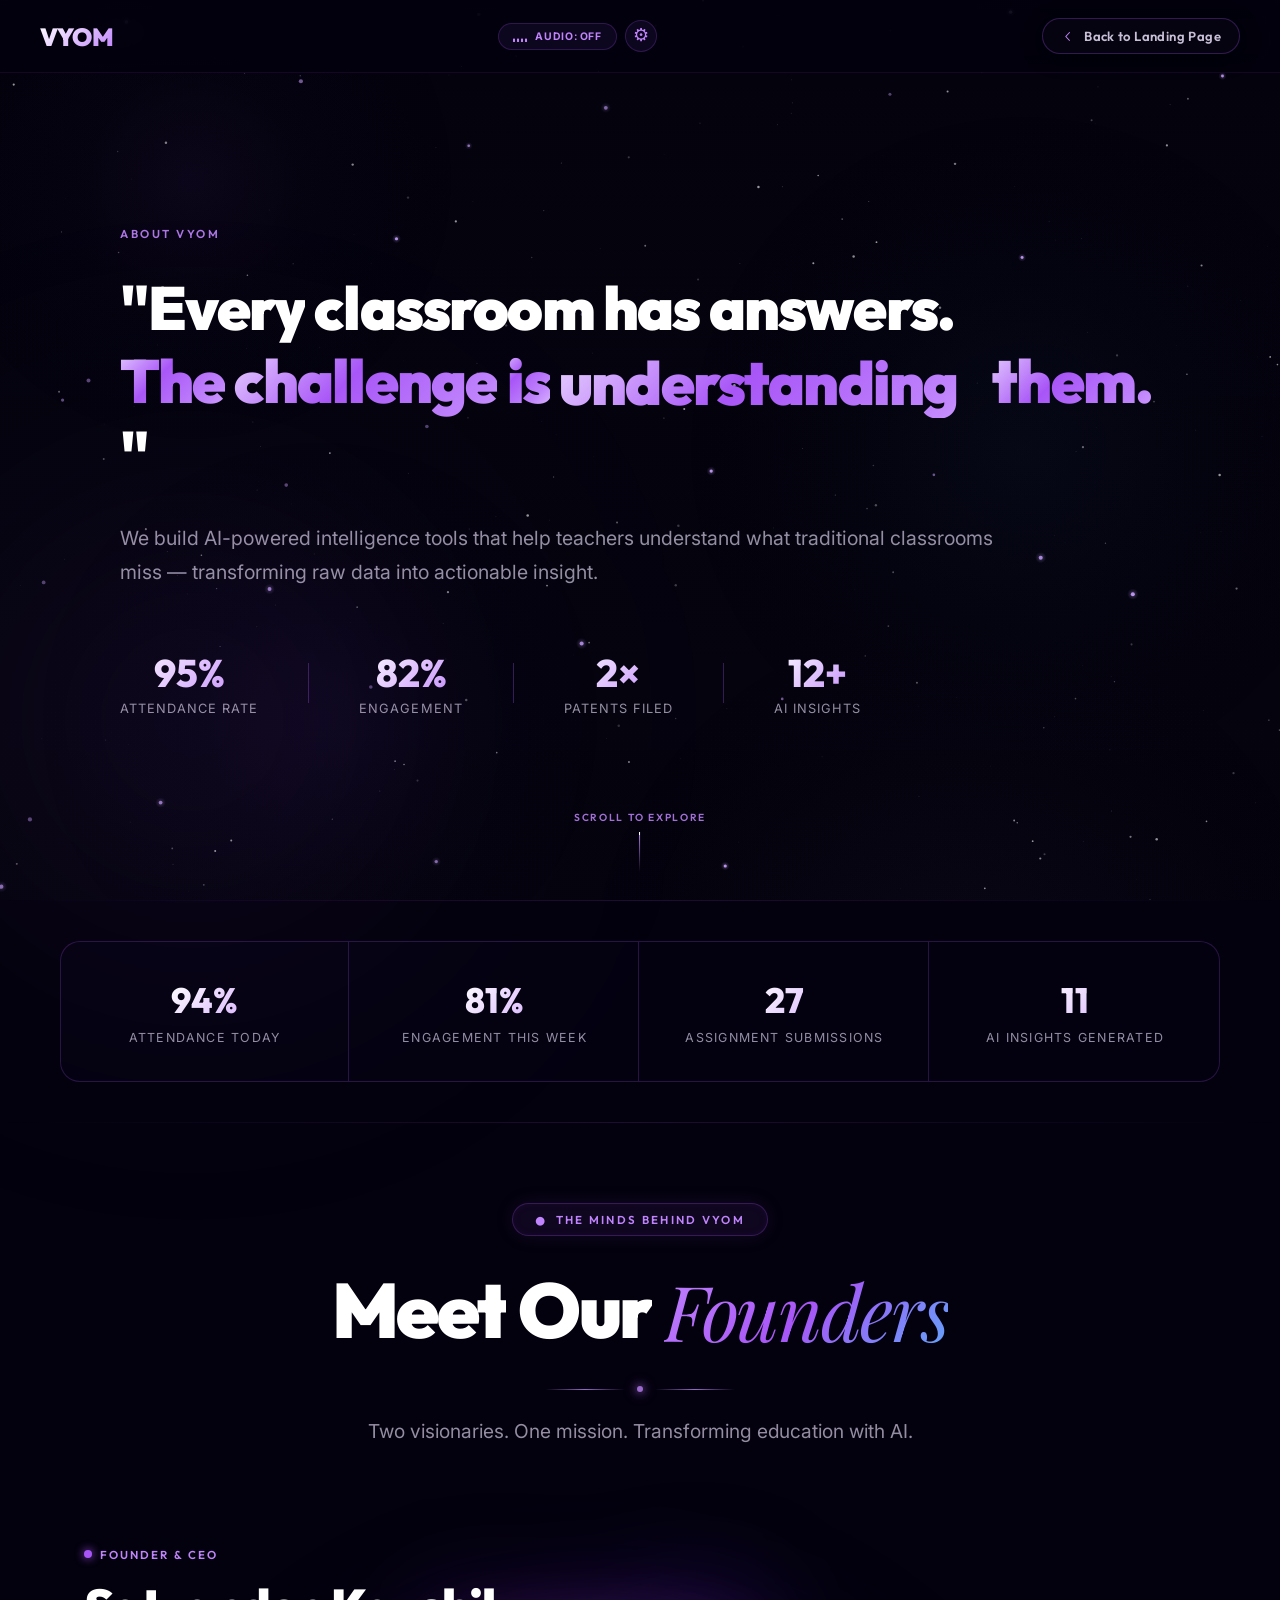
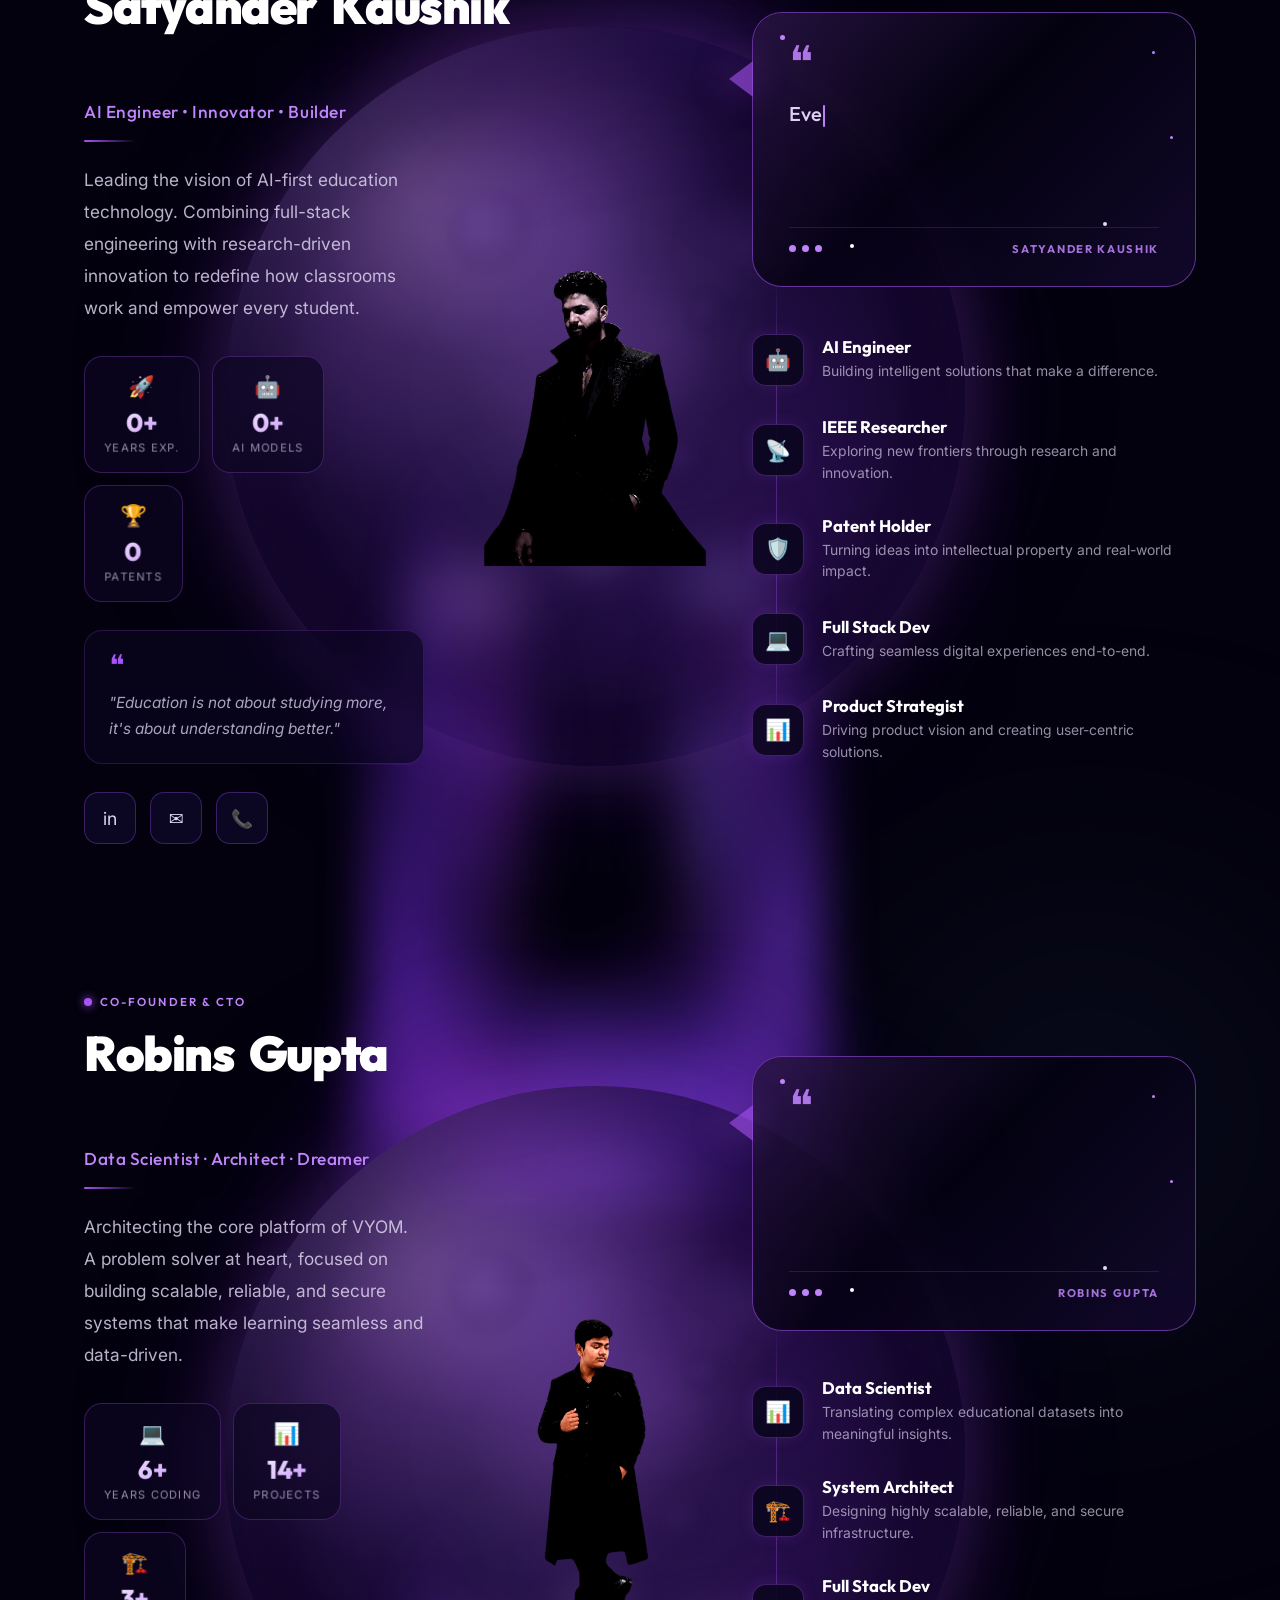
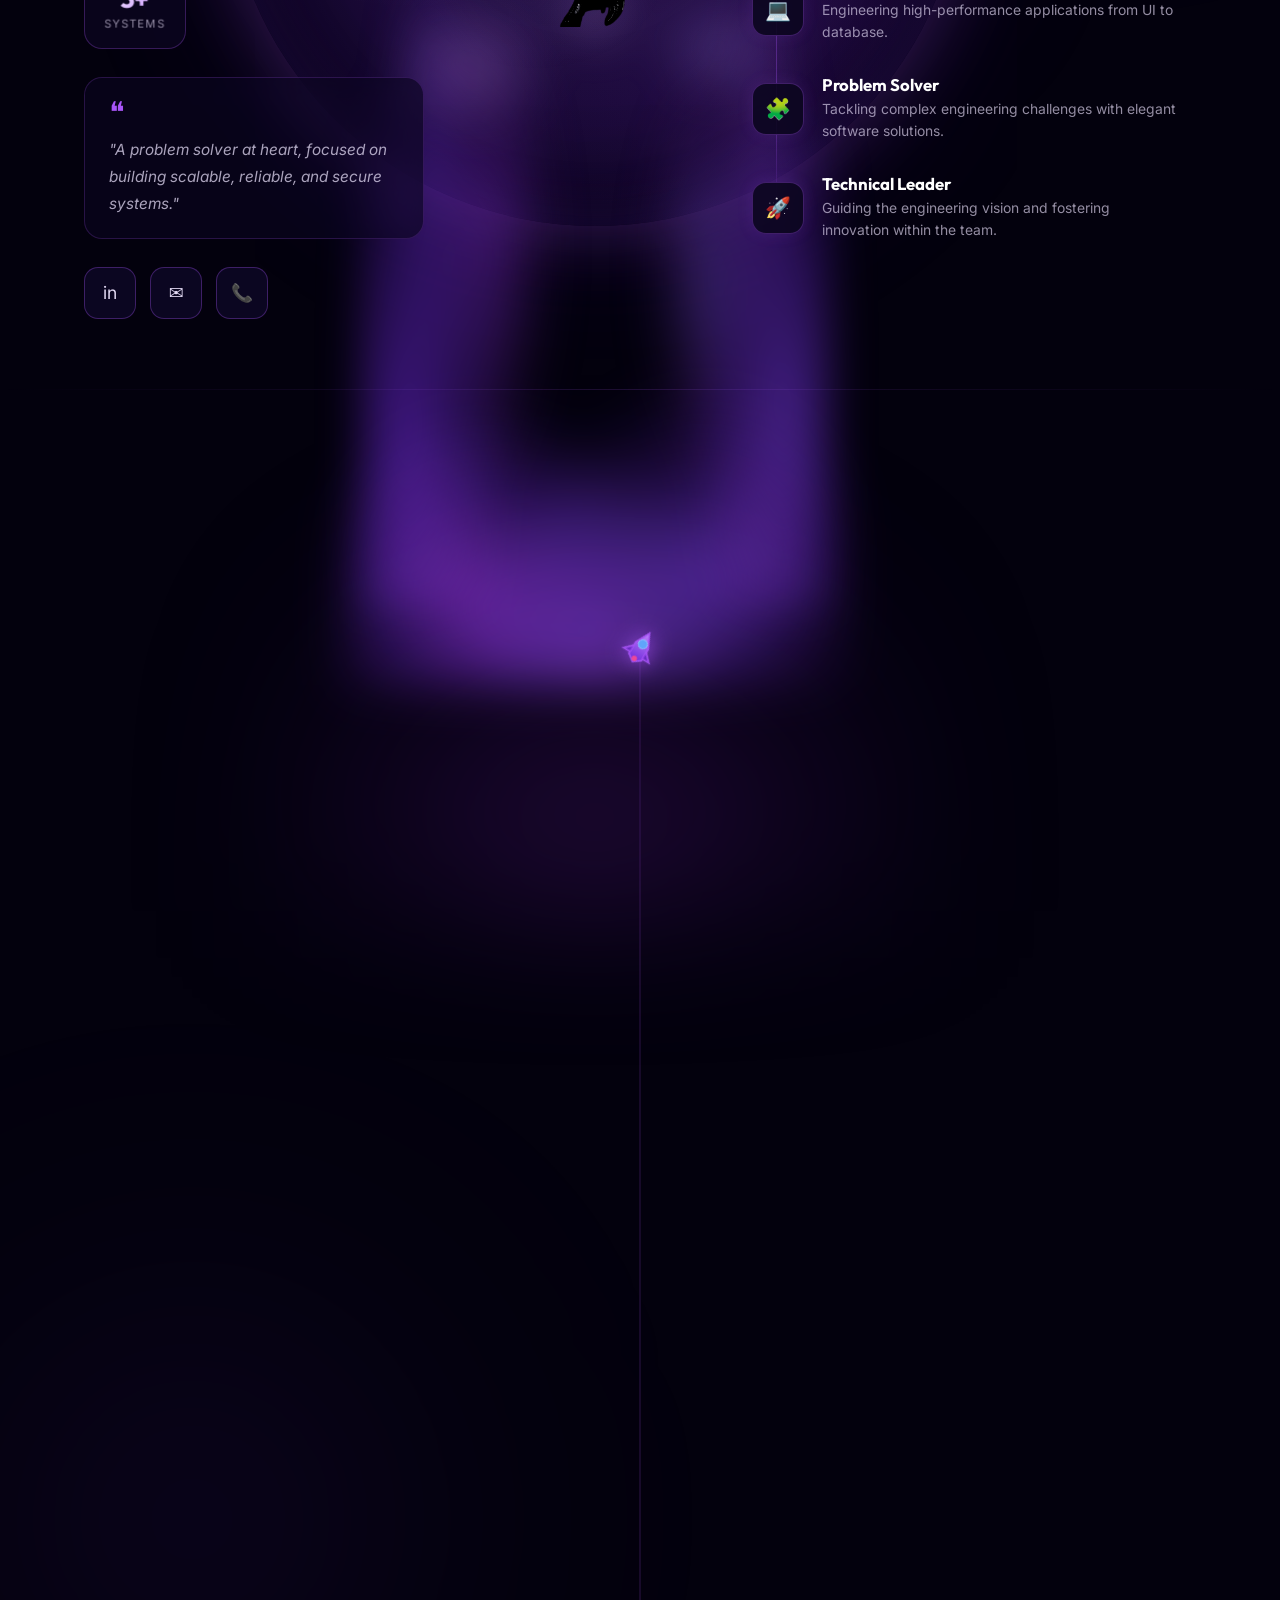
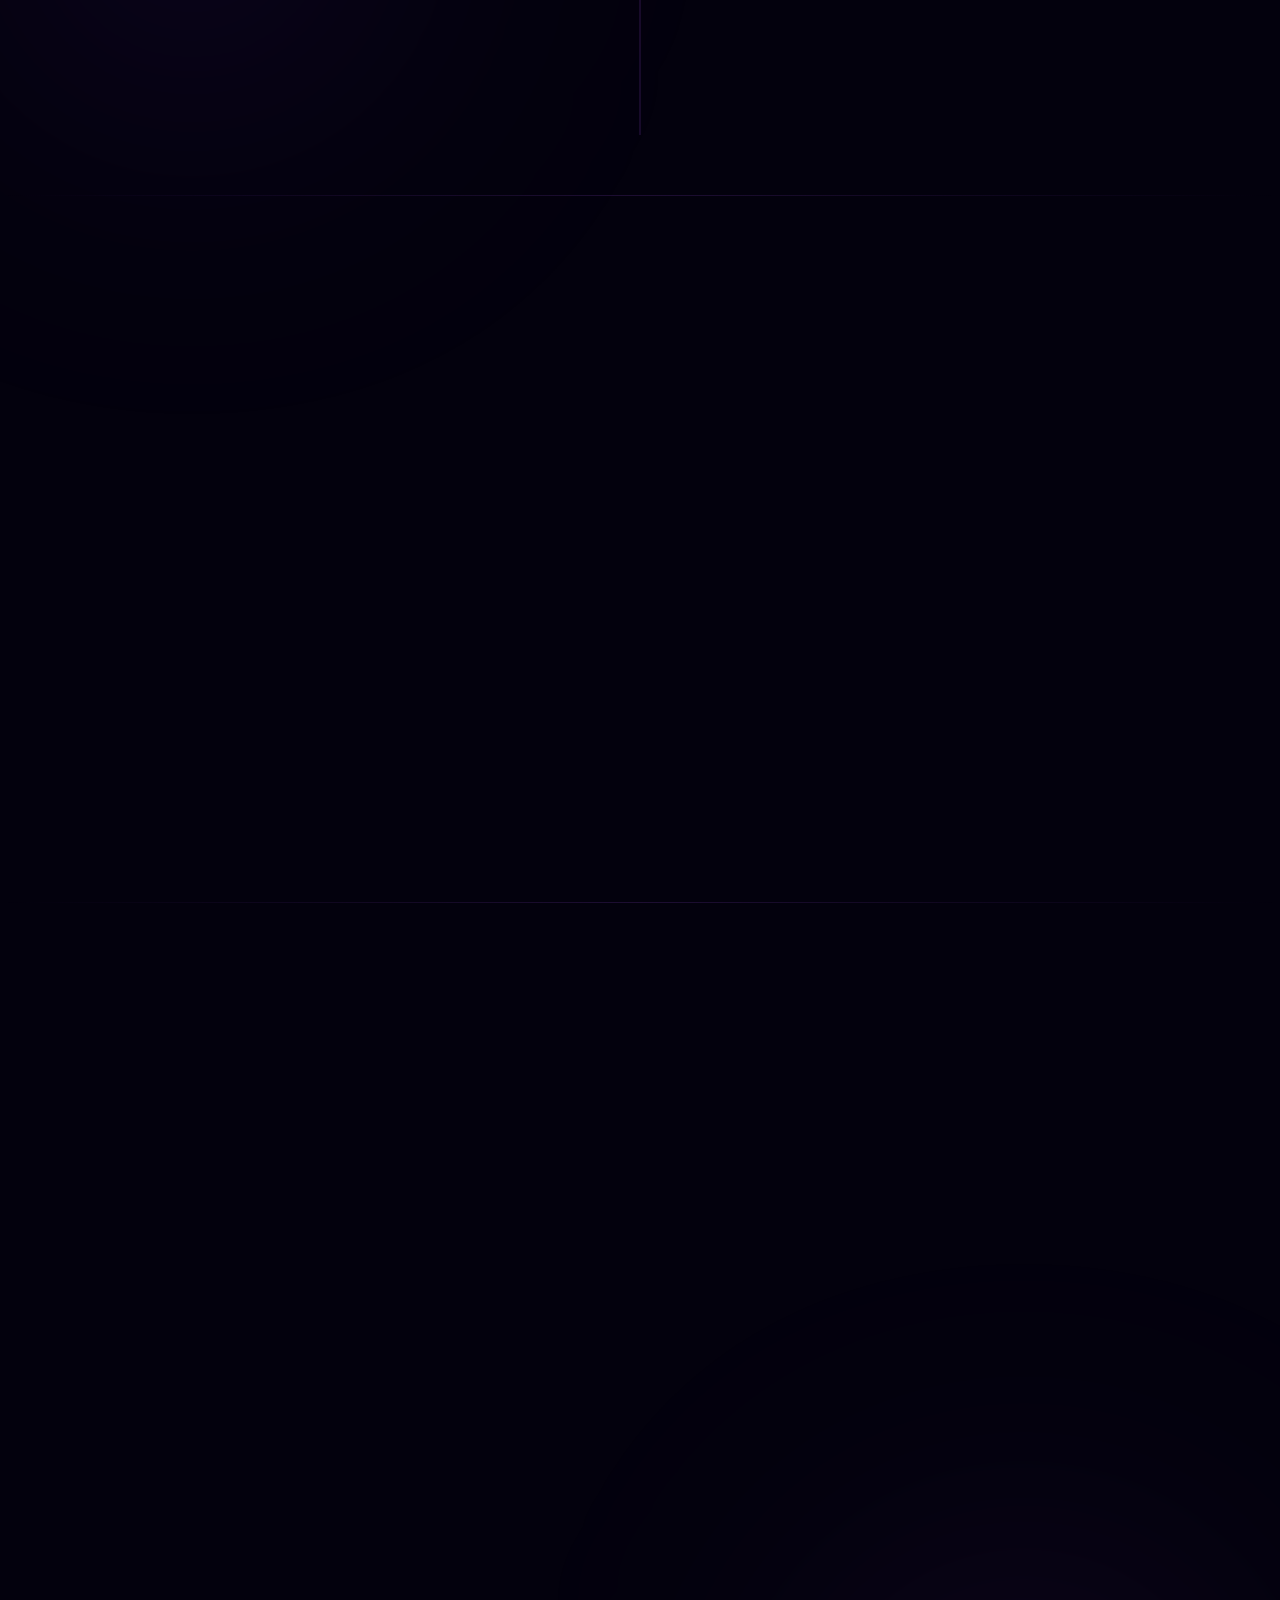
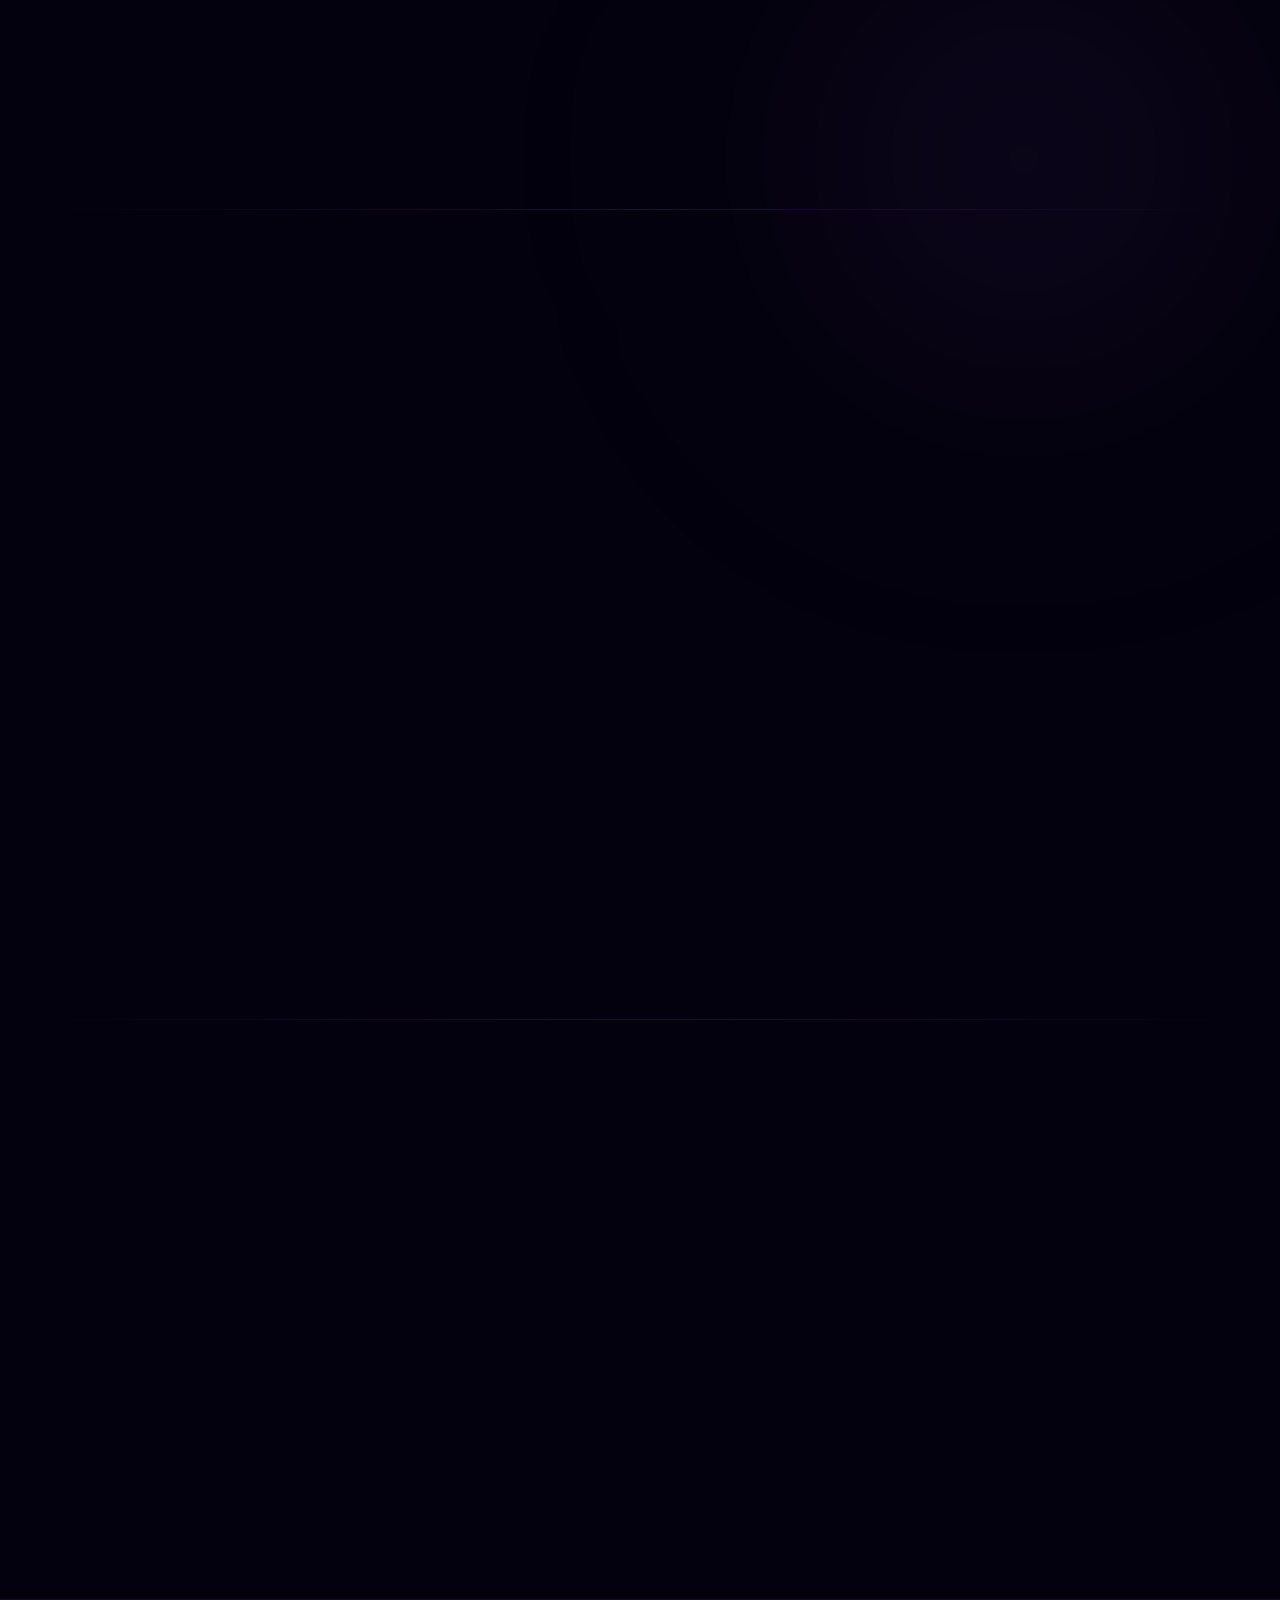
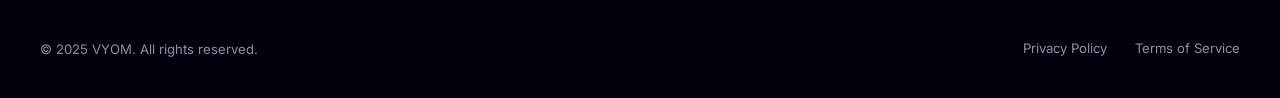
<file: about_us.html>
<!DOCTYPE html>
<html lang="en">
<head>
  <meta charset="UTF-8" />
  <meta name="viewport" content="width=device-width, initial-scale=1.0" />
  <title>About Us — VYOM — Virtualized Youth Optimization &amp; Mentorship</title>
  <meta name="description" content="Discover the story and technology behind VYOM, a next-generation real-time classroom optimization and student mentorship platform." />
  <link rel="preconnect" href="https://fonts.googleapis.com" />
  <link rel="preconnect" href="https://fonts.gstatic.com" crossorigin />
  <link href="https://fonts.googleapis.com/css2?family=Inter:wght@300;400;500;600;700&family=Outfit:wght@300;400;500;600;700;800;900&family=Playfair+Display:ital,wght@1,400&display=swap" rel="stylesheet" />

  <style>
    /* ─── CSS RESET & BASE ─────────────────────────────────────────────── */
    *, *::before, *::after { box-sizing: border-box; margin: 0; padding: 0; }

    :root {
      --purple-light:   #c084fc;
      --purple-mid:     #a855f7;
      --purple-deep:    #7c3aed;
      --purple-glow:    rgba(168, 85, 247, 0.35);
      --purple-glow-sm: rgba(168, 85, 247, 0.18);
      --white:          #ffffff;
      --off-white:      #e2d9f3;
      --text-muted:     rgba(226,217,243,0.65);
      --glass-bg:       rgba(10, 6, 22, 0.55);
      --glass-border:   rgba(168, 85, 247, 0.22);
      --card-bg:        rgba(15, 8, 35, 0.60);
      --font-body:      'Inter', system-ui, sans-serif;
      --font-display:   'Outfit', system-ui, sans-serif;
    }

    html { scroll-behavior: smooth; }

    body {
      font-family: var(--font-body);
      background: #03010d;
      color: var(--white);
      overflow-x: hidden;
    }

    /* ─── FIXED MOON BACKGROUND ────────────────────────────────────────── */
    #moon-backdrop {
      position: fixed;
      inset: 0;
      z-index: 0;
      overflow: hidden;
    }

    .about-bg-video {
      position: absolute;
      top: 50%;
      left: 50%;
      transform: translate(-50%, -50%);
      width: 100%;
      height: 100%;
      object-fit: cover;
      z-index: 0;
      opacity: 0;
      transition: opacity 1.2s ease;
    }

    .about-bg-video.ready {
      opacity: 1;
    }

    .about-bg-overlay {
      position: absolute;
      inset: 0;
      z-index: 1;
      background: linear-gradient(
        to bottom,
        rgba(5, 5, 15, 0.45),
        rgba(5, 5, 15, 0.65)
      );
      pointer-events: none;
    }

    /* ─── FLOATING PARTICLES ───────────────────────────────────────────── */
    #particles-canvas {
      position: fixed;
      inset: 0;
      z-index: 1;
      pointer-events: none;
    }

    /* ─── PAGE WRAPPER ─────────────────────────────────────────────────── */
    .page-content {
      position: relative;
      z-index: 2;
    }
    .page-content::before {
      display: none;
    }

    /* Volumetric Background Glow Orbs */
    .bg-glow-orb {
      position: absolute;
      width: clamp(400px, 50vw, 800px);
      height: clamp(400px, 50vw, 800px);
      border-radius: 50%;
      pointer-events: none;
      z-index: 1;
      filter: blur(120px);
      opacity: 0.22;
      mix-blend-mode: screen;
    }
    .orb-1 {
      top: 5%;
      left: -10%;
      background: radial-gradient(circle, rgba(168, 85, 247, 0.45) 0%, transparent 70%);
    }
    .orb-2 {
      top: 30%;
      right: -10%;
      background: radial-gradient(circle, rgba(96, 165, 250, 0.40) 0%, transparent 70%);
    }
    .orb-3 {
      top: 55%;
      left: -10%;
      background: radial-gradient(circle, rgba(124, 58, 237, 0.40) 0%, transparent 70%);
    }
    .orb-4 {
      top: 78%;
      right: -5%;
      background: radial-gradient(circle, rgba(168, 85, 247, 0.40) 0%, transparent 70%);
    }

    /* Subtle Neon Divider Lines */
    .section-divider {
      width: 100%;
      height: 1px;
      background: linear-gradient(90deg, transparent, rgba(168, 85, 247, 0.16), transparent);
      margin: 0;
      position: relative;
      z-index: 2;
    }

    /* ─── SHARED UTILITIES ─────────────────────────────────────────────── */
    .section-container {
      width: 100%;
      padding: 0 60px;
    }

    .fade-up {
      opacity: 0;
      transform: translateY(50px) scale(0.96) rotateX(8deg);
      transform-origin: top center;
      perspective: 1000px;
      transition: opacity 0.95s cubic-bezier(0.16, 1, 0.3, 1), transform 0.95s cubic-bezier(0.16, 1, 0.3, 1);
    }
    .fade-up.visible {
      opacity: 1;
      transform: translateY(0) scale(1) rotateX(0deg);
    }

    .fade-up-delay-1 { transition-delay: 0.08s; }
    .fade-up-delay-2 { transition-delay: 0.16s; }
    .fade-up-delay-3 { transition-delay: 0.24s; }
    .fade-up-delay-4 { transition-delay: 0.32s; }
    .fade-up-delay-5 { transition-delay: 0.40s; }
    .fade-up-delay-6 { transition-delay: 0.48s; }

    .glass-card {
      background: var(--card-bg);
      border: 1px solid var(--glass-border);
      border-radius: 20px;
      backdrop-filter: blur(18px);
      -webkit-backdrop-filter: blur(18px);
      transition: transform 0.35s ease, box-shadow 0.35s ease, border-color 0.35s ease;
    }
    .glass-card {
      transition: transform 0.6s cubic-bezier(0.16, 1, 0.3, 1), box-shadow 0.6s cubic-bezier(0.16, 1, 0.3, 1), border-color 0.6s cubic-bezier(0.16, 1, 0.3, 1) !important;
    }
    .glass-card:hover {
      transform: translateY(-8px) scale(1.015);
      box-shadow: 0 32px 70px rgba(168, 85, 247, 0.28);
      border-color: rgba(168, 85, 247, 0.55);
    }

    .purple-label {
      display: inline-block;
      font-family: var(--font-display);
      font-size: 0.7rem;
      font-weight: 600;
      letter-spacing: 0.18em;
      text-transform: uppercase;
      color: var(--purple-light);
      background: rgba(168,85,247,0.12);
      border: 1px solid rgba(168,85,247,0.30);
      border-radius: 100px;
      padding: 6px 18px;
      margin-bottom: 20px;
    }

    .section-headline {
      font-family: var(--font-display);
      font-weight: 800;
      line-height: 1.15;
      color: var(--white);
    }

    .gradient-text {
      background: linear-gradient(135deg, #e9d5ff 0%, #a855f7 25%, #c084fc 50%, #e9d5ff 75%, #a855f7 100%);
      background-size: 200% auto;
      -webkit-background-clip: text;
      -webkit-text-fill-color: transparent;
      background-clip: text;
      animation: textGradientShimmer 8s linear infinite;
    }
    @keyframes textGradientShimmer {
      0% { background-position: 0% center; }
      100% { background-position: -200% center; }
    }

    .divider {
      width: 60px;
      height: 3px;
      background: linear-gradient(90deg, var(--purple-mid), transparent);
      border-radius: 2px;
      margin: 20px 0;
    }

    /* ─── NAV (minimal) ────────────────────────────────────────────────── */
    nav {
      position: fixed;
      top: 0; left: 0; right: 0;
      z-index: 100;
      padding: 18px 40px;
      display: flex;
      align-items: center;
      justify-content: space-between;
      background: rgba(3,1,13,0.65);
      backdrop-filter: blur(20px);
      -webkit-backdrop-filter: blur(20px);
      border-bottom: 1px solid rgba(168,85,247,0.10);
    }
    .nav-logo {
      font-family: var(--font-display);
      font-size: 1.55rem;
      font-weight: 900;
      letter-spacing: -0.02em;
      background: linear-gradient(135deg, #fff 0%, var(--purple-light) 100%);
      -webkit-background-clip: text;
      -webkit-text-fill-color: transparent;
      background-clip: text;
    }
    .nav-badge {
      font-family: var(--font-body);
      font-size: 0.72rem;
      color: var(--purple-light);
      opacity: 0.8;
      letter-spacing: 0.1em;
    }

    /* ─── HERO SECTION ─────────────────────────────────────────────────── */
    #hero {
      min-height: 100vh;
      display: flex;
      flex-direction: column;
      align-items: center;
      justify-content: center;
      text-align: left;
      padding: 120px 60px 80px;
      position: relative;
    }

    #hero .hero-eyebrow {
      font-family: var(--font-display);
      font-size: 0.72rem;
      font-weight: 600;
      letter-spacing: 0.22em;
      text-transform: uppercase;
      color: var(--purple-light);
      margin-bottom: 28px;
      opacity: 0.9;
    }

    #hero h1 {
      font-family: var(--font-display);
      font-size: clamp(2.0rem, 4.8vw, 3.8rem);
      font-weight: 900;
      line-height: 1.15;
      letter-spacing: -0.03em;
      max-width: 85vw;
      margin-bottom: 30px;
    }

    #hero p {
      font-size: clamp(1rem, 2.2vw, 1.22rem);
      color: var(--text-muted);
      max-width: 70vw;
      line-height: 1.75;
      margin-bottom: 60px;
    }

    .hero-metrics {
      display: flex;
      gap: 50px;
      flex-wrap: wrap;
      justify-content: flex-start;
    }
    .hero-metric {
      text-align: center;
    }
    .hero-metric .value {
      font-family: var(--font-display);
      font-size: 2.4rem;
      font-weight: 800;
      background: linear-gradient(135deg, #fff 0%, var(--purple-light) 100%);
      -webkit-background-clip: text;
      -webkit-text-fill-color: transparent;
      background-clip: text;
    }
    .hero-metric .label {
      font-size: 0.8rem;
      color: var(--text-muted);
      letter-spacing: 0.08em;
      text-transform: uppercase;
      margin-top: 4px;
    }
    .hero-metric-divider {
      width: 1px;
      background: rgba(168,85,247,0.3);
      align-self: center;
      height: 40px;
    }

    /* ─── STATS STRIP ────────────────────────────────────────────────── */
    #stats-strip {
      padding: 40px 0;
    }
    .stats-grid {
      display: grid;
      grid-template-columns: repeat(4, 1fr);
      gap: 2px;
      border: 1px solid var(--glass-border);
      border-radius: 20px;
      overflow: hidden;
      backdrop-filter: blur(18px);
      background: rgba(5,3,20,0.50);
    }
    .stat-cell {
      padding: 36px 30px;
      text-align: center;
      border-right: 1px solid var(--glass-border);
      position: relative;
      transition: background 0.3s;
    }
    .stat-cell:last-child { border-right: none; }
    .stat-cell:hover { background: rgba(168,85,247,0.07); }
    .stat-cell .s-value {
      font-family: var(--font-display);
      font-size: 2.2rem;
      font-weight: 800;
      background: linear-gradient(135deg, #fff 30%, var(--purple-light));
      -webkit-background-clip: text;
      -webkit-text-fill-color: transparent;
      background-clip: text;
    }
    .stat-cell .s-label {
      font-size: 0.78rem;
      color: var(--text-muted);
      text-transform: uppercase;
      letter-spacing: 0.1em;
      margin-top: 8px;
    }

    /* ─── FOUNDER SECTION (redesigned) ───────────────────────────────── */
    #founder, #cofounder-section {
      padding: 40px 24px 30px;
    }

    /* Slide-up keyframe for founder photo */
    @keyframes founderSlideUp {
      0%   { opacity: 0; transform: translateY(110px); }
      100% { opacity: 1; transform: translateY(0); }
    }
    @keyframes founderGlow {
      0%   { opacity: 0.55; transform: scale(0.96); }
      100% { opacity: 0.90; transform: scale(1.05); }
    }
    /* Character-by-character name reveal */
    @keyframes charReveal {
      0%   { opacity: 0; transform: translateY(14px) blur(6px); filter: blur(6px); }
      100% { opacity: 1; transform: translateY(0); filter: blur(0px); }
    }
    .fv2-name .char {
      display: inline-block;
      opacity: 0;
      animation: charReveal 0.45s cubic-bezier(0.22,0.68,0,1.2) both;
    }
    .fv2-name .char-space { display: inline-block; width: 0.3em; }
    /* Line break in name handled by keeping br tag */

    /* ── Outer wrapper ── */
    .fv2-section {
      position: relative;
    }
    .fv2-eyebrow {
      font-family: var(--font-display);
      font-size: 0.72rem;
      font-weight: 600;
      letter-spacing: 0.18em;
      text-transform: uppercase;
      color: var(--purple-light);
      margin-bottom: 18px;
      display: flex;
      align-items: center;
      gap: 8px;
    }
    .fv2-eyebrow::before {
      content: '';
      width: 8px; height: 8px;
      border-radius: 50%;
      background: var(--purple-mid);
      box-shadow: 0 0 10px var(--purple-mid);
    }

    /* ════════════════════════════════════════════════════════
       FOUNDER HERO — CINEMATIC SECTION
    ════════════════════════════════════════════════════════ */

    /* ── 3-col grid ── */
    .fv2-layout {
      display: grid;
      grid-template-columns: 390px 1fr 480px;
      gap: 0;
      align-items: stretch;
      min-height: 780px;
      position: relative;
    }

    /* ── LEFT INFO PANEL ── */
    .fv2-left {
      padding: 40px 44px 40px 0;
      display: flex;
      flex-direction: column;
      gap: 0;
      z-index: 3;
      align-self: center;
    }
    .fv2-name {
      font-family: var(--font-display);
      font-size: clamp(2.0rem, 3.8vw, 3.2rem);
      font-weight: 900;
      letter-spacing: -0.03em;
      line-height: 1.1;
      margin-bottom: 14px;
      white-space: nowrap;
    }
    .fv2-subtitle {
      font-family: var(--font-display);
      font-size: 1.08rem;
      font-weight: 500;
      color: var(--purple-light);
      letter-spacing: 0.03em;
      margin-bottom: 18px;
    }
    .fv2-rule {
      width: 52px; height: 2px;
      background: linear-gradient(90deg, var(--purple-mid), transparent);
      border-radius: 2px;
      margin-bottom: 22px;
    }
    .fv2-desc {
      font-size: 1.08rem;
      color: rgba(226,217,243,0.82);
      line-height: 1.85;
      margin-bottom: 32px;
      max-width: 340px;
    }

    /* ── PREMIUM ACHIEVEMENT CARDS ── */
    @keyframes achievementIn {
      0%   { opacity: 0; transform: translateY(28px) scale(0.94); }
      100% { opacity: 1; transform: translateY(0) scale(1); }
    }
    @keyframes cardBorderGlow {
      0%,100% { border-color: rgba(168,85,247,0.28); box-shadow: 0 0 0 rgba(168,85,247,0); }
      50%     { border-color: rgba(168,85,247,0.50); box-shadow: 0 0 20px rgba(168,85,247,0.12); }
    }
    .fv2-stats {
      display: flex;
      gap: 12px;
      margin-bottom: 28px;
      flex-wrap: wrap;
    }
    .fv2-stat {
      padding: 18px 20px;
      border-radius: 18px;
      background: rgba(12,6,32,0.75);
      border: 1px solid rgba(168,85,247,0.28);
      backdrop-filter: blur(20px);
      -webkit-backdrop-filter: blur(20px);
      text-align: center;
      min-width: 96px;
      position: relative;
      overflow: hidden;
      cursor: default;
      animation: achievementIn 0.6s cubic-bezier(0.22,0.68,0,1.2) both;
      transition: transform 0.35s cubic-bezier(0.34,1.56,0.64,1), box-shadow 0.35s ease, border-color 0.35s ease;
    }
    .fv2-stat:nth-child(1) { animation-delay: 0.6s; }
    .fv2-stat:nth-child(2) { animation-delay: 0.75s; }
    .fv2-stat:nth-child(3) { animation-delay: 0.9s; }
    /* Gradient border shimmer */
    .fv2-stat::before {
      content: '';
      position: absolute;
      inset: 0;
      border-radius: 18px;
      padding: 1px;
      background: linear-gradient(135deg, rgba(168,85,247,0.50) 0%, rgba(124,58,237,0.20) 50%, rgba(192,132,252,0.40) 100%);
      -webkit-mask: linear-gradient(#fff 0 0) content-box, linear-gradient(#fff 0 0);
      -webkit-mask-composite: xor;
      mask-composite: exclude;
      opacity: 0;
      transition: opacity 0.35s ease;
      pointer-events: none;
    }
    .fv2-stat::after {
      content: '';
      position: absolute;
      inset: 0;
      border-radius: 18px;
      background: radial-gradient(ellipse at 50% 0%, rgba(168,85,247,0.18) 0%, transparent 70%);
      opacity: 0;
      transition: opacity 0.35s ease;
      pointer-events: none;
    }
    .fv2-stat:hover {
      transform: translateY(-8px) scale(1.04);
      border-color: rgba(168,85,247,0.60);
      box-shadow: 0 16px 40px rgba(168,85,247,0.28), 0 4px 16px rgba(0,0,0,0.4);
    }
    .fv2-stat:hover::before,
    .fv2-stat:hover::after { opacity: 1; }
    .fv2-stat .fvs-icon {
      font-size: 1.3rem;
      display: block;
      margin-bottom: 6px;
      transition: transform 0.35s cubic-bezier(0.34,1.56,0.64,1);
    }
    .fv2-stat:hover .fvs-icon { transform: scale(1.2); }
    .fv2-stat .fvs-val {
      font-family: var(--font-display);
      font-size: 1.55rem;
      font-weight: 800;
      background: linear-gradient(135deg, #fff, var(--purple-light));
      -webkit-background-clip: text;
      -webkit-text-fill-color: transparent;
      background-clip: text;
      display: block;
    }
    .fv2-stat .fvs-label {
      font-size: 0.68rem;
      color: var(--text-muted);
      text-transform: uppercase;
      letter-spacing: 0.1em;
      margin-top: 3px;
      display: block;
    }

    /* quote block */
    .fv2-quote-block {
      padding: 20px 24px;
      border-radius: 18px;
      background: rgba(10,5,30,0.70);
      border: 1px solid rgba(168,85,247,0.20);
      backdrop-filter: blur(16px);
      margin-bottom: 28px;
      max-width: 340px;
      transition: border-color 0.3s, box-shadow 0.3s;
    }
    .fv2-quote-block:hover {
      border-color: rgba(168,85,247,0.38);
      box-shadow: 0 8px 28px rgba(168,85,247,0.12);
    }
    .fv2-quote-block .fvq-mark {
      font-size: 1.8rem;
      line-height: 1;
      color: var(--purple-mid);
      margin-bottom: 10px;
      display: block;
    }
    .fv2-quote-block p {
      font-style: italic;
      font-size: 0.96rem;
      color: rgba(226,217,243,0.75);
      line-height: 1.75;
    }

    /* social icons */
    @keyframes socialPulse {
      0%,100% { box-shadow: 0 0 0 0 rgba(168,85,247,0); }
      50%      { box-shadow: 0 0 0 5px rgba(168,85,247,0.14); }
    }
    .fv2-socials { display: flex; gap: 14px; }
    .fv2-social-btn {
      width: 52px; height: 52px;
      border-radius: 14px;
      border: 1px solid rgba(168,85,247,0.32);
      background: rgba(15,8,40,0.75);
      backdrop-filter: blur(12px);
      display: flex;
      align-items: center;
      justify-content: center;
      font-size: 1.1rem;
      color: var(--off-white);
      text-decoration: none;
      transition: all 0.32s cubic-bezier(0.34,1.56,0.64,1);
    }
    .fv2-social-btn:hover {
      background: rgba(168,85,247,0.22);
      border-color: rgba(168,85,247,0.70);
      box-shadow: 0 8px 28px rgba(168,85,247,0.35);
      transform: translateY(-5px) scale(1.10);
      animation: socialPulse 1.4s ease-in-out infinite;
    }

    /* ════ SPEECH BUBBLE ════════════════════════════════════ */
    @keyframes bubbleFloat {
      0%,100% { transform: translateY(0px); }
      50%      { transform: translateY(-10px); }
    }
    @keyframes typingDot {
      0%,80%,100% { transform: scale(0.55); opacity: 0.25; }
      40%          { transform: scale(1);    opacity: 1; }
    }
    @keyframes sbSparkle {
      0%,100% { opacity: 0; transform: scale(0) rotate(0deg); }
      50%     { opacity: 1; transform: scale(1) rotate(180deg); }
    }
    @keyframes bubbleCinematicIn {
      0%   { opacity: 0; transform: translateX(55px) scale(0.88); filter: blur(6px); }
      55%  { opacity: 0.95; filter: blur(0px); }
      100% { opacity: 1; transform: translateX(0) scale(1); filter: blur(0px); }
    }
    @keyframes typewriterCursor {
      0%,100% { opacity: 1; }
      50%     { opacity: 0; }
    }
    @keyframes sbEdgePulse {
      0%,100% { box-shadow: 0 0 0 1px rgba(168,85,247,0.20), 0 16px 55px rgba(0,0,0,0.60), 0 0 55px rgba(168,85,247,0.20), 0 0 110px rgba(124,58,237,0.12), inset 0 1px 0 rgba(255,255,255,0.08), inset 0 0 26px rgba(168,85,247,0.05); border-color: rgba(168,85,247,0.58); }
      50%     { box-shadow: 0 0 0 1px rgba(168,85,247,0.32), 0 16px 55px rgba(0,0,0,0.60), 0 0 78px rgba(168,85,247,0.32), 0 0 155px rgba(124,58,237,0.18), inset 0 1px 0 rgba(255,255,255,0.12), inset 0 0 34px rgba(168,85,247,0.08); border-color: rgba(192,100,255,0.75); }
    }

    .speech-bubble-wrap {
      position: relative;
      width: 100%;
      margin-bottom: 32px;
      animation: bubbleCinematicIn 1.2s cubic-bezier(0.22,0.68,0,1.0) 1.6s both;
    }
    .speech-bubble {
      position: relative;
      width: 100%;
      padding: 32px 36px 30px;
      border-radius: 30px;
      background: rgba(4, 2, 16, 0.82);
      backdrop-filter: blur(40px);
      -webkit-backdrop-filter: blur(40px);
      border: 1px solid rgba(168,85,247,0.58);
      animation: bubbleFloat 5.5s ease-in-out 2.8s infinite, sbEdgePulse 4s ease-in-out infinite;
      transition: box-shadow 0.4s ease;
    }
    .speech-bubble:hover {
      box-shadow:
        0 0 0 1px rgba(168,85,247,0.38),
        0 16px 55px rgba(0,0,0,0.65),
        0 0 95px rgba(168,85,247,0.36),
        0 0 175px rgba(124,58,237,0.20),
        inset 0 1px 0 rgba(255,255,255,0.12),
        inset 0 0 38px rgba(168,85,247,0.08) !important;
    }
    .speech-bubble::before {
      content: '';
      position: absolute;
      inset: 0;
      border-radius: 30px;
      background: linear-gradient(135deg,rgba(168,85,247,0.20) 0%,transparent 45%,rgba(124,58,237,0.12) 100%);
      pointer-events: none;
    }
    /* tail → LEFT toward founder */
    .speech-bubble::after {
      content: '';
      position: absolute;
      top: 48px;
      left: -24px;
      width: 0; height: 0;
      border-top:    18px solid transparent;
      border-bottom: 18px solid transparent;
      border-right:  24px solid rgba(168,85,247,0.58);
      filter: drop-shadow(-6px 0 18px rgba(168,85,247,0.65));
    }
    .sb-quote-mark {
      font-size: 2.8rem;
      line-height: 0.8;
      color: var(--purple-light);
      display: block;
      margin-bottom: 16px;
      opacity: 0.88;
    }
    .sb-text {
      font-family: var(--font-display);
      font-size: 1.25rem;
      font-weight: 500;
      color: rgba(240,232,255,0.96);
      line-height: 1.72;
      letter-spacing: -0.01em;
      min-height: 5.5em;
    }
    .sb-text strong {
      font-weight: 800;
      background: linear-gradient(90deg,#e9d5ff 0%,#a855f7 100%);
      -webkit-background-clip: text;
      -webkit-text-fill-color: transparent;
      background-clip: text;
    }
    .sb-cursor {
      display: inline-block;
      width: 2px;
      height: 1.1em;
      background: var(--purple-light);
      vertical-align: middle;
      margin-left: 2px;
      border-radius: 1px;
      animation: typewriterCursor 0.75s step-end infinite;
    }
    .sb-footer {
      display: flex;
      align-items: center;
      justify-content: space-between;
      margin-top: 20px;
      padding-top: 14px;
      border-top: 1px solid rgba(168,85,247,0.20);
    }
    .sb-typing { display: flex; gap: 6px; align-items: center; }
    .sb-dot {
      width: 7px; height: 7px;
      border-radius: 50%;
      background: var(--purple-light);
      animation: typingDot 1.5s ease-in-out infinite;
    }
    .sb-dot:nth-child(2) { animation-delay: 0.25s; }
    .sb-dot:nth-child(3) { animation-delay: 0.5s; }
    .sb-sparkles { position:absolute;inset:0;pointer-events:none;border-radius:30px;overflow:visible; }
    .sb-spark {
      position:absolute;border-radius:50%;
      background:var(--purple-light);
      animation:sbSparkle 3.2s ease-in-out infinite;
    }
    .sb-spark:nth-child(1){width:5px;height:5px;top:8%;left:6%;animation-delay:0s;}
    .sb-spark:nth-child(2){width:3px;height:3px;top:14%;right:9%;animation-delay:0.7s;}
    .sb-spark:nth-child(3){width:4px;height:4px;bottom:14%;left:22%;animation-delay:1.2s;background:#fff;}
    .sb-spark:nth-child(4){width:3px;height:3px;top:45%;right:5%;animation-delay:1.9s;}
    .sb-spark:nth-child(5){width:4px;height:4px;bottom:22%;right:20%;animation-delay:1.0s;background:#e9d5ff;}
    .sb-author {
      font-family: var(--font-display);
      font-size: 0.7rem;
      font-weight: 700;
      letter-spacing: 0.15em;
      text-transform: uppercase;
      color: var(--purple-light);
      opacity: 0.85;
    }

    /* old speech-bubble-wrap/speech-bubble blocks replaced above */

    /* ════════════════════════════════════════════════════════
       PREMIUM COSMIC NEBULA — 3-LAYER DEEP SPACE ATMOSPHERE
    ════════════════════════════════════════════════════════ */

    /* ── Nebula Animations ── */
    @keyframes nebulaFloat1 {
      0%,100% { transform: translate(0,0) scale(1) rotate(0deg);       opacity: 0.75; }
      25%     { transform: translate(-18px,12px) scale(1.06) rotate(8deg); opacity: 0.90; }
      65%     { transform: translate(14px,-10px) scale(0.96) rotate(18deg); opacity: 0.60; }
    }
    @keyframes nebulaFloat2 {
      0%,100% { transform: translate(0,0) scale(1);       opacity: 0.60; }
      40%     { transform: translate(22px,-18px) scale(1.10); opacity: 0.82; }
      75%     { transform: translate(-14px,22px) scale(0.92); opacity: 0.48; }
    }
    @keyframes nebulaFloat3 {
      0%,100% { transform: translate(0,0) scale(1);       opacity: 0.55; }
      50%     { transform: translate(-10px,30px) scale(1.14); opacity: 0.78; }
    }
    @keyframes particleDrift {
      0%     { transform: translateY(0px) translateX(0px); opacity: 0; }
      10%    { opacity: 1; }
      90%    { opacity: 1; }
      100%   { transform: translateY(-120px) translateX(40px); opacity: 0; }
    }
    @keyframes cloudPulse {
      0%,100% { opacity: 0.70; }
      50%     { opacity: 1.0; }
    }

    /* Nebula container — sits between moon (z2) and founder (z4) */
    .fv2-nebula {
      position: absolute;
      inset: -25%;
      z-index: 3;
      pointer-events: none;
      overflow: visible;
    }

    /* Layer 1: Deep Base — wide, very soft atmospheric glow */
    .neb-base {
      position: absolute;
      bottom: -20%;
      left: 50%;
      transform: translateX(-50%);
      width: 180%;
      height: 60%;
      background: radial-gradient(
        ellipse 88% 55% at 50% 95%,
        rgba(88,28,135,0.38) 0%,
        rgba(60,15,100,0.20) 35%,
        rgba(40,10,70,0.10) 60%,
        transparent 80%
      );
      filter: blur(70px);
      mix-blend-mode: screen;
      animation: nebulaFloat3 32s ease-in-out infinite;
    }

    /* Layer 2: Main Nebula Cloud Bank — left dense mass */
    .neb-cloud-l {
      position: absolute;
      bottom: 0%;
      left: -15%;
      width: 65%;
      height: 60%;
      background:
        radial-gradient(ellipse 68% 62% at 20% 80%, rgba(109,40,217,0.58) 0%, rgba(91,33,182,0.28) 38%, transparent 65%),
        radial-gradient(ellipse 42% 38% at 55% 60%, rgba(147,51,234,0.38) 0%, rgba(88,28,135,0.14) 50%, transparent 72%),
        radial-gradient(ellipse 30% 42% at 30% 50%, rgba(124,58,237,0.28) 0%, transparent 65%);
      filter: blur(20px);
      mix-blend-mode: screen;
      animation: nebulaFloat1 22s ease-in-out infinite;
    }

    /* Layer 3: Main Nebula Cloud Bank — right dense mass */
    .neb-cloud-r {
      position: absolute;
      bottom: 0%;
      right: -15%;
      width: 62%;
      height: 56%;
      background:
        radial-gradient(ellipse 64% 58% at 80% 76%, rgba(124,58,237,0.55) 0%, rgba(109,40,217,0.26) 40%, transparent 66%),
        radial-gradient(ellipse 40% 36% at 45% 60%, rgba(139,92,246,0.36) 0%, rgba(88,28,135,0.12) 52%, transparent 70%),
        radial-gradient(ellipse 28% 38% at 70% 45%, rgba(168,85,247,0.24) 0%, transparent 62%);
      filter: blur(22px);
      mix-blend-mode: screen;
      animation: nebulaFloat2 19s ease-in-out infinite;
    }

    /* Layer 4: Center cloud mass — bottom of founder */
    .neb-cloud-c {
      position: absolute;
      bottom: -5%;
      left: 50%;
      transform: translateX(-50%);
      width: 140%;
      height: 45%;
      background:
        radial-gradient(ellipse 58% 50% at 28% 88%, rgba(147,51,234,0.62) 0%, rgba(109,40,217,0.30) 35%, transparent 60%),
        radial-gradient(ellipse 52% 46% at 72% 84%, rgba(124,58,237,0.58) 0%, rgba(91,33,182,0.22) 40%, transparent 65%),
        radial-gradient(ellipse 36% 42% at 50% 95%, rgba(168,85,247,0.48) 0%, rgba(139,92,246,0.20) 45%, transparent 70%);
      filter: blur(24px);
      mix-blend-mode: screen;
      animation: nebulaFloat1 26s ease-in-out infinite reverse;
    }

    /* Layer 5: Bright cloud highlight — illuminated wispy tops */
    .neb-highlight {
      position: absolute;
      bottom: 10%;
      left: 50%;
      transform: translateX(-50%);
      width: 120%;
      height: 35%;
      background:
        radial-gradient(ellipse 35% 25% at 22% 25%, rgba(192,132,252,0.28) 0%, transparent 55%),
        radial-gradient(ellipse 30% 22% at 78% 22%, rgba(167,139,250,0.22) 0%, transparent 52%),
        radial-gradient(ellipse 25% 20% at 50% 15%, rgba(216,180,254,0.18) 0%, transparent 48%);
      filter: blur(18px);
      mix-blend-mode: screen;
      animation: cloudPulse 14s ease-in-out infinite;
    }

    /* Layer 6: Upper atmospheric wisps around moon top */
    .neb-upper-wisps {
      position: absolute;
      top: 8%;
      left: 50%;
      transform: translateX(-50%);
      width: 110%;
      height: 35%;
      background:
        radial-gradient(ellipse 70% 35% at 25% 55%, rgba(88,28,135,0.26) 0%, transparent 58%),
        radial-gradient(ellipse 65% 32% at 75% 50%, rgba(109,40,217,0.22) 0%, transparent 55%);
      filter: blur(45px);
      mix-blend-mode: screen;
      animation: nebulaFloat2 28s ease-in-out infinite reverse;
    }

    /* Floating cosmic micro-particles canvas overlay */
    .fv2-particles {
      position: absolute;
      inset: -10%;
      z-index: 3;
      pointer-events: none;
      overflow: hidden;
    }
    .fv2-particle {
      position: absolute;
      border-radius: 50%;
      background: rgba(168,85,247,0.8);
      animation: particleDrift linear infinite;
    }

    .fv2-center {
      position: relative;
      display: flex;
      flex-direction: column;
      align-items: center;
      justify-content: center;
      overflow: visible;
      z-index: 2;
    }

    /* ════ CINEMATIC MOON ══════════════════════════════════ */
    @keyframes moonPulse {
      0%,100% { opacity: 0.88; box-shadow: 0 0 80px rgba(168,85,247,0.22), 0 0 160px rgba(109,40,217,0.12), inset 0 0 140px rgba(0,0,0,0.58), inset 0 0 55px rgba(88,28,135,0.30); }
      50%     { opacity: 1;    box-shadow: 0 0 110px rgba(168,85,247,0.32), 0 0 220px rgba(109,40,217,0.18), inset 0 0 140px rgba(0,0,0,0.52), inset 0 0 65px rgba(139,92,246,0.38); }
    }
    @keyframes moonSurfaceShimmer {
      0%,100% { opacity: 0.6; }
      50%     { opacity: 0.9; }
    }

    .fv2-moon {
      position: absolute;
      top: 50%;
      left: 50%;
      transform: translate(-50%, -50%);
      width: 740px;
      height: 740px;
      z-index: 2;
      border-radius: 50%;
      pointer-events: none;
    }
    .moon-visualizer {
      position: absolute;
      top: 0;
      left: 0;
      width: 100%;
      height: 100%;
      z-index: 3;
      pointer-events: none;
    }
    .moon-core {
      position: absolute;
      inset: 0;
      border-radius: 50%;
      background:
        radial-gradient(ellipse at 26% 24%, rgba(230,180,255,0.22) 0%, rgba(180,120,240,0.12) 18%, transparent 38%),
        radial-gradient(ellipse at 74% 70%, rgba(60,20,110,0.28) 0%, transparent 35%),
        radial-gradient(ellipse at 48% 30%, rgba(140,80,220,0.18) 0%, transparent 30%),
        radial-gradient(ellipse at center, rgba(145,85,215,0.40) 0%, rgba(105,55,180,0.32) 25%, rgba(68,25,130,0.38) 52%, rgba(25,8,65,0.55) 75%, rgba(5,2,18,0.72) 100%);
      box-shadow:
        0 0 80px rgba(168,85,247,0.28),
        0 0 180px rgba(109,40,217,0.14),
        inset 0 0 150px rgba(0,0,0,0.55),
        inset 0 0 60px rgba(90,35,165,0.28);
      animation: moonPulse 9s ease-in-out infinite;
      overflow: hidden;
    }
    /* Moon surface texture patches */
    .moon-core::before {
      content: '';
      position: absolute;
      inset: 0;
      border-radius: 50%;
      background:
        radial-gradient(ellipse 22% 18% at 35% 28%, rgba(200,150,255,0.12) 0%, transparent 100%),
        radial-gradient(ellipse 15% 12% at 60% 42%, rgba(160,100,230,0.10) 0%, transparent 100%),
        radial-gradient(ellipse 18% 14% at 42% 65%, rgba(120,70,200,0.08) 0%, transparent 100%),
        radial-gradient(ellipse 10% 8% at 70% 30%, rgba(180,120,250,0.09) 0%, transparent 100%);
      animation: moonSurfaceShimmer 14s ease-in-out infinite;
    }
    .moon-crater-1 {
      position: absolute;
      top: 22%; left: 30%;
      width: 90px; height: 90px;
      border-radius: 50%;
      background: radial-gradient(ellipse at 40% 35%, rgba(100,60,170,0.14) 0%, rgba(40,15,80,0.20) 55%, transparent 80%);
      filter: blur(6px);
    }
    .moon-crater-2 {
      position: absolute;
      top: 55%; left: 58%;
      width: 60px; height: 60px;
      border-radius: 50%;
      background: radial-gradient(ellipse at 40% 35%, rgba(80,40,140,0.12) 0%, rgba(30,10,60,0.18) 55%, transparent 80%);
      filter: blur(4px);
    }
    .moon-crater-3 {
      position: absolute;
      top: 36%; left: 62%;
      width: 45px; height: 45px;
      border-radius: 50%;
      background: radial-gradient(ellipse at 40% 35%, rgba(90,50,150,0.10) 0%, rgba(35,12,65,0.16) 55%, transparent 80%);
      filter: blur(3px);
    }
    /* Subtle moon edge glow - natural, not a ring */
    .moon-edge-glow {
      position: absolute;
      inset: 0;
      border-radius: 50%;
      background: radial-gradient(ellipse at 25% 20%, rgba(200,150,255,0.15) 0%, transparent 45%);
      pointer-events: none;
    }

    /* ════ CENTER COLUMN ════════════════════════════════════ */
    @keyframes founderFloat {
      0%,100% { transform: translateY(0px); }
      50%     { transform: translateY(-6px); }
    }
    @keyframes founderCinematicIn {
      0%   { opacity: 0; transform: translateY(30px) scale(0.95); filter: brightness(0.7) blur(4px); }
      60%  { opacity: 0.9; filter: brightness(1.05) blur(0px); }
      100% { opacity: 1; transform: translateY(0) scale(1); filter: brightness(1.0) blur(0px); }
    }
    .fv2-img-wrapper {
      position: relative;
      z-index: 4;
      animation:
        founderCinematicIn 1.4s cubic-bezier(0.22,0.68,0,1.0) 0.4s both,
        founderFloat 7s ease-in-out 1.9s infinite;
      cursor: pointer;
      transition: filter 0.4s ease;
      will-change: transform;
    }
    #founder-photo {
      bottom: 0;
      margin-bottom: 0;
    }
    #cofounder-photo {
      bottom: 0;
      margin-bottom: 0;
    }
    #cofounder-photo img {
      mix-blend-mode: normal;
    }
    .fv2-img-wrapper:hover {
      filter: brightness(1.15) drop-shadow(0 0 35px rgba(168,85,247,0.55));
    }
    
    /* Telemetry & Hologram Glitch CSS */
    .fv2-img-wrapper::before {
      content: '';
      position: absolute;
      top: 0;
      left: 0;
      width: 100%;
      height: 100%;
      background: linear-gradient(
        rgba(18, 16, 16, 0) 50%,
        rgba(168, 85, 247, 0.12) 50%
      );
      background-size: 100% 4px;
      z-index: 5;
      pointer-events: none;
      opacity: 0;
      transition: opacity 0.3s ease;
    }
    .fv2-img-wrapper:hover::before {
      opacity: 1;
    }

    @keyframes holoScanline {
      0% { top: 0%; }
      100% { top: 100%; }
    }
    .fv2-img-wrapper::after {
      content: '';
      position: absolute;
      left: 0;
      right: 0;
      height: 3px;
      background: rgba(168, 85, 247, 0.85);
      box-shadow: 0 0 12px rgba(168, 85, 247, 0.9);
      z-index: 6;
      pointer-events: none;
      opacity: 0;
      top: 0;
      animation: holoScanline 3s linear infinite;
    }
    .fv2-img-wrapper:hover::after {
      opacity: 0.8;
    }

    @keyframes imgHoloGlitch {
      0% {
        filter: contrast(1.15) brightness(1.15) saturate(1.3) hue-rotate(0deg);
        transform: translate(1px, 1px) skew(0.5deg);
      }
      10% {
        filter: contrast(1.2) brightness(1.25) saturate(1.4) hue-rotate(3deg);
        transform: translate(-1px, -1px) skew(-0.5deg);
      }
      20% {
        filter: contrast(1.12) brightness(1.12) saturate(1.18) hue-rotate(0deg);
        transform: translate(0px, 0px) skew(0deg);
      }
      30% {
        transform: translate(1.5px, -2px) skew(1deg);
      }
      40% {
        transform: translate(-1.5px, 1.5px) skew(-1deg);
      }
      50% {
        transform: translate(0px, 0px) skew(0deg);
      }
      100% {
        transform: translate(0px, 0px) skew(0deg);
      }
    }
    .fv2-img-wrapper:hover img {
      animation: imgHoloGlitch 0.5s steps(2) infinite;
    }

    .holo-telemetry {
      position: absolute;
      font-family: 'Courier New', Courier, monospace;
      font-size: 0.65rem;
      font-weight: bold;
      color: rgba(200, 160, 255, 0.95);
      text-shadow: 0 0 6px rgba(168, 85, 247, 0.9);
      letter-spacing: 1px;
      background: rgba(15, 10, 25, 0.85);
      border: 1px solid rgba(168, 85, 247, 0.55);
      box-shadow: 0 0 10px rgba(168, 85, 247, 0.3);
      padding: 4px 8px;
      border-radius: 3px;
      pointer-events: none;
      z-index: 7;
      opacity: 0;
      transform: scale(0.9);
      transition: all 0.3s cubic-bezier(0.175, 0.885, 0.32, 1.275);
    }
    .fv2-img-wrapper:hover .holo-telemetry {
      opacity: 1;
      transform: scale(1);
    }
    .holo-tl { top: 15%; left: 8%; }
    .holo-tr { top: 15%; right: 8%; }
    .holo-bl { bottom: 15%; left: 8%; }
    .holo-br { bottom: 15%; right: 8%; }

    @media (max-width: 600px) {
      .holo-telemetry {
        font-size: 0.52rem;
        padding: 2px 5px;
      }
      .holo-tl { top: 10%; left: 4%; }
      .holo-tr { top: 10%; right: 4%; }
      .holo-bl { bottom: 10%; left: 4%; }
      .holo-br { bottom: 10%; right: 4%; }
    }
    .fv2-img-wrapper img {
      display: block;
      width: clamp(720px, 60vw, 920px);
      max-width: 100%;
      mix-blend-mode: screen;
      filter: contrast(1.12) brightness(1.12) saturate(1.18);
      -webkit-filter: contrast(1.12) brightness(1.12) saturate(1.18);
      object-fit: contain;
      object-position: bottom center;
    }

    /* ════ RIGHT COLUMN ═════════════════════════════════════ */
    .fv2-right {
      padding: 40px 0 40px 36px;
      display: flex;
      flex-direction: column;
      gap: 0;
      position: relative;
      z-index: 3;
      align-items: flex-start;
      align-self: center;
    }
    /* vertical connector line for traits */
    .fv2-right::before {
      content: '';
      position: absolute;
      left: 60px;
      top: 300px;
      bottom: 80px;
      width: 1px;
      background: linear-gradient(to bottom, transparent, rgba(168,85,247,0.32) 20%, rgba(168,85,247,0.32) 80%, transparent);
    }

    /* ── PREMIUM SKILL CARDS ── */
    @keyframes skillCardIn {
      0%   { opacity: 0; transform: translateX(32px); }
      100% { opacity: 1; transform: translateX(0); }
    }
    @keyframes iconGlow {
      0%,100% { box-shadow: 0 0 12px rgba(168,85,247,0.15); }
      50%     { box-shadow: 0 0 22px rgba(168,85,247,0.35); }
    }
    .fv2-trait {
      display: flex;
      align-items: center;
      gap: 18px;
      padding: 15px 18px 15px 0;
      border-radius: 16px;
      transition: background 0.32s ease, box-shadow 0.32s ease, transform 0.32s cubic-bezier(0.34,1.56,0.64,1);
      cursor: default;
      width: 100%;
      position: relative;
      animation: skillCardIn 0.5s cubic-bezier(0.22,0.68,0,1.2) both;
    }
    .fv2-trait:nth-child(2) { animation-delay: 0.5s; }
    .fv2-trait:nth-child(3) { animation-delay: 0.65s; }
    .fv2-trait:nth-child(4) { animation-delay: 0.80s; }
    .fv2-trait:nth-child(5) { animation-delay: 0.95s; }
    .fv2-trait:nth-child(6) { animation-delay: 1.10s; }
    .fv2-trait::before {
      content: '';
      position: absolute;
      inset: 0;
      border-radius: 16px;
      background: linear-gradient(135deg, rgba(168,85,247,0.10) 0%, rgba(124,58,237,0.05) 100%);
      opacity: 0;
      transition: opacity 0.3s ease;
      pointer-events: none;
    }
    .fv2-trait:hover {
      background: rgba(168,85,247,0.07);
      box-shadow: 0 4px 20px rgba(168,85,247,0.12), inset 0 0 0 1px rgba(168,85,247,0.16);
      transform: translateX(6px);
    }
    .fv2-trait:hover::before { opacity: 1; }
    .fv2-trait-icon {
      flex-shrink: 0;
      width: 52px;
      height: 52px;
      border-radius: 14px;
      background: rgba(12,6,32,0.90);
      border: 1px solid rgba(168,85,247,0.32);
      backdrop-filter: blur(14px);
      display: flex;
      align-items: center;
      justify-content: center;
      font-size: 1.3rem;
      box-shadow: 0 0 16px rgba(168,85,247,0.12);
      position: relative;
      z-index: 1;
      transition: transform 0.32s cubic-bezier(0.34,1.56,0.64,1), box-shadow 0.32s ease, border-color 0.32s ease;
      animation: iconGlow 4s ease-in-out infinite;
    }
    .fv2-trait:hover .fv2-trait-icon {
      transform: scale(1.15);
      border-color: rgba(168,85,247,0.65);
      box-shadow: 0 0 24px rgba(168,85,247,0.38);
    }
    .fv2-trait-body { padding-top: 0; }
    .fv2-trait-body .ft-title {
      font-family: var(--font-display);
      font-size: 1.05rem;
      font-weight: 700;
      color: var(--white);
      margin-bottom: 4px;
    }
    .fv2-trait-body .ft-text {
      font-size: 0.87rem;
      color: var(--text-muted);
      line-height: 1.58;
    }

    /* ─── CO-FOUNDER STRIP ─────────────────────────────────────────────── */
    #cofounder {
      padding: 60px 24px;
    }
    .cofounder-card {
      max-width: 800px;
      margin: 0 auto;
      padding: 48px 56px;
      border-radius: 24px;
      background: rgba(10,5,28,0.65);
      border: 1px solid var(--glass-border);
      backdrop-filter: blur(20px);
      -webkit-backdrop-filter: blur(20px);
      display: flex;
      gap: 48px;
      align-items: center;
      box-shadow: 0 0 80px rgba(168,85,247,0.08);
    }
    .cofounder-avatar {
      flex-shrink: 0;
      width: 100px;
      height: 100px;
      border-radius: 50%;
      background: linear-gradient(135deg, #7c3aed 0%, #c084fc 100%);
      display: flex;
      align-items: center;
      justify-content: center;
      font-family: var(--font-display);
      font-size: 2.2rem;
      font-weight: 800;
      color: white;
      box-shadow: 0 0 40px rgba(168,85,247,0.35);
      border: 2px solid rgba(168,85,247,0.4);
    }
    .cofounder-info h3 {
      font-family: var(--font-display);
      font-size: 1.6rem;
      font-weight: 800;
      letter-spacing: -0.02em;
      margin-bottom: 6px;
    }
    .cofounder-info .cf-role {
      font-size: 0.8rem;
      color: var(--purple-light);
      letter-spacing: 0.1em;
      text-transform: uppercase;
      margin-bottom: 4px;
    }
    .cofounder-info .cf-tagline {
      font-size: 0.82rem;
      color: var(--text-muted);
      margin-bottom: 16px;
    }
    .cofounder-info .cf-bio {
      font-size: 0.9rem;
      color: var(--text-muted);
      line-height: 1.75;
      margin-bottom: 24px;
      max-width: 500px;
    }
    .cf-stats {
      display: flex;
      gap: 32px;
      flex-wrap: wrap;
    }
    .cf-stat .cs-val {
      font-family: var(--font-display);
      font-size: 1.4rem;
      font-weight: 800;
      color: var(--purple-light);
    }
    .cf-stat .cs-label {
      font-size: 0.72rem;
      color: var(--text-muted);
      letter-spacing: 0.08em;
      text-transform: uppercase;
      margin-top: 2px;
    }

    /* ─── MISSION / VISION / PROBLEM ──────────────────────────────────── */
    #mission {
      padding: 60px 24px;
    }
    .mission-header {
      text-align: center;
      margin-bottom: 70px;
    }
    .mission-header h2 {
      font-family: var(--font-display);
      font-size: clamp(2rem, 4.5vw, 3.4rem);
      font-weight: 800;
      letter-spacing: -0.03em;
      line-height: 1.15;
      max-width: 700px;
      margin: 0 auto;
    }
    .mission-grid {
      display: grid;
      grid-template-columns: repeat(3, 1fr);
      gap: 24px;
    }
    .mission-card {
      padding: 40px 32px;
    }
    .mission-card .mc-number {
      font-family: var(--font-display);
      font-size: 3.5rem;
      font-weight: 900;
      background: linear-gradient(135deg, rgba(168,85,247,0.25) 0%, rgba(168,85,247,0.06) 100%);
      -webkit-background-clip: text;
      -webkit-text-fill-color: transparent;
      background-clip: text;
      line-height: 1;
      margin-bottom: 16px;
    }
    .mission-card .mc-title {
      font-family: var(--font-display);
      font-size: 1.2rem;
      font-weight: 700;
      color: var(--white);
      margin-bottom: 12px;
    }
    .mission-card .mc-sub {
      font-size: 0.85rem;
      color: var(--purple-light);
      font-style: italic;
      margin-bottom: 14px;
    }
    .mission-card .mc-text {
      font-size: 0.9rem;
      color: var(--text-muted);
      line-height: 1.75;
    }

    /* ─── FEATURES ─────────────────────────────────────────────────────── */
    #features {
      padding: 60px 24px;
    }
    .features-header {
      text-align: center;
      margin-bottom: 70px;
    }
    .features-header h2 {
      font-family: var(--font-display);
      font-size: clamp(2rem, 4.5vw, 3.4rem);
      font-weight: 800;
      letter-spacing: -0.03em;
      margin-bottom: 18px;
    }
    .features-header p {
      font-size: 1rem;
      color: var(--text-muted);
      max-width: 560px;
      margin: 0 auto;
      line-height: 1.75;
    }
    .features-grid {
      display: grid;
      grid-template-columns: repeat(3, 1fr);
      gap: 24px;
    }
    .feature-card {
      padding: 36px 28px;
    }
    .feature-card .fc-icon {
      width: 52px;
      height: 52px;
      border-radius: 14px;
      background: rgba(168,85,247,0.12);
      border: 1px solid rgba(168,85,247,0.25);
      display: flex;
      align-items: center;
      justify-content: center;
      font-size: 1.5rem;
      margin-bottom: 22px;
    }
    .feature-card .fc-title {
      font-family: var(--font-display);
      font-size: 1.1rem;
      font-weight: 700;
      color: var(--white);
      margin-bottom: 10px;
    }
    .feature-card .fc-text {
      font-size: 0.875rem;
      color: var(--text-muted);
      line-height: 1.7;
    }

    /* ─── TECH STACK ───────────────────────────────────────────────────── */
    #tech {
      padding: 50px 24px;
    }
    .tech-header {
      text-align: center;
      margin-bottom: 60px;
    }
    .tech-header h2 {
      font-family: var(--font-display);
      font-size: clamp(1.8rem, 4vw, 2.8rem);
      font-weight: 800;
      letter-spacing: -0.03em;
      margin-bottom: 14px;
    }
    .tech-header p {
      font-size: 0.95rem;
      color: var(--text-muted);
      max-width: 500px;
      margin: 0 auto;
      line-height: 1.75;
    }
    .tech-orbital-wrap {
      position: relative;
      width: 100%;
      height: 480px;
      margin: 40px auto 0;
      perspective: 1000px;
      transform-style: preserve-3d;
      display: flex;
      align-items: center;
      justify-content: center;
      cursor: grab;
      user-select: none;
    }
    .tech-orbital-wrap:active {
      cursor: grabbing;
    }
    /* Central core logo */
    .tech-core {
      position: absolute;
      width: 110px;
      height: 110px;
      border-radius: 50%;
      background: radial-gradient(circle, var(--purple-deep) 0%, rgba(10,5,30,0.95) 75%);
      border: 2px solid var(--purple-light);
      box-shadow: 0 0 45px var(--purple-glow), inset 0 0 20px rgba(168,85,247,0.3);
      display: flex;
      align-items: center;
      justify-content: center;
      font-family: var(--font-display);
      font-size: 1.25rem;
      font-weight: 900;
      letter-spacing: 0.05em;
      color: #ffffff;
      z-index: 5;
      text-shadow: 0 0 10px var(--purple-light);
      animation: coreGlowPulse 4s ease-in-out infinite alternate;
    }
    @keyframes coreGlowPulse {
      0% { box-shadow: 0 0 35px var(--purple-glow), inset 0 0 15px rgba(168,85,247,0.25); transform: scale(0.97); }
      100% { box-shadow: 0 0 55px rgba(168, 85, 247, 0.55), inset 0 0 25px rgba(168,85,247,0.45); transform: scale(1.03); }
    }
    /* Orbiting tech pills */
    .tech-orbit-pill {
      position: absolute;
      padding: 10px 24px;
      border-radius: 100px;
      background: rgba(10, 5, 30, 0.85);
      border: 1.5px solid rgba(168, 85, 247, 0.35);
      font-family: var(--font-display);
      font-size: 0.85rem;
      font-weight: 600;
      color: var(--off-white);
      letter-spacing: 0.02em;
      backdrop-filter: blur(12px);
      -webkit-backdrop-filter: blur(12px);
      transition: border-color 0.3s, box-shadow 0.3s, background-color 0.3s;
      white-space: nowrap;
      cursor: pointer;
      pointer-events: auto;
      z-index: 10;
    }
    .tech-orbit-pill:hover {
      background: rgba(168, 85, 247, 0.22) !important;
      border-color: rgba(168, 85, 247, 0.75) !important;
      color: var(--white) !important;
      box-shadow: 0 0 25px rgba(168, 85, 247, 0.4) !important;
    }

    /* ─── CTA ──────────────────────────────────────────────────────────── */
    #cta {
      padding: 80px 24px;
      text-align: center;
      position: relative;
    }
    .cta-inner {
      max-width: 720px;
      margin: 0 auto;
    }
    .cta-inner h2 {
      font-family: var(--font-display);
      font-size: clamp(2rem, 5vw, 3.8rem);
      font-weight: 900;
      letter-spacing: -0.03em;
      line-height: 1.1;
      margin-bottom: 22px;
    }
    .cta-inner p {
      font-size: 1.05rem;
      color: var(--text-muted);
      margin-bottom: 48px;
      line-height: 1.75;
    }
    .cta-buttons {
      display: flex;
      gap: 18px;
      justify-content: center;
      flex-wrap: wrap;
    }
    .btn-primary, .btn-secondary {
      transition: transform 0.5s cubic-bezier(0.34, 1.56, 0.64, 1), box-shadow 0.4s ease, border-color 0.4s ease, background 0.4s ease !important;
    }
    .btn-primary {
      display: inline-flex;
      align-items: center;
      gap: 8px;
      padding: 16px 36px;
      border-radius: 100px;
      background: linear-gradient(135deg, #7c3aed 0%, #a855f7 60%, #c084fc 100%);
      color: white;
      font-family: var(--font-display);
      font-size: 0.95rem;
      font-weight: 700;
      letter-spacing: 0.02em;
      text-decoration: none;
      border: none;
      cursor: pointer;
      box-shadow: 0 8px 32px rgba(124,58,237,0.45);
    }
    .btn-primary:hover {
      transform: translateY(-6px) scale(1.03);
      box-shadow: 0 20px 50px rgba(124,58,237,0.60);
    }
    .btn-secondary {
      display: inline-flex;
      align-items: center;
      gap: 8px;
      padding: 16px 36px;
      border-radius: 100px;
      background: transparent;
      color: var(--off-white);
      font-family: var(--font-display);
      font-size: 0.95rem;
      font-weight: 600;
      letter-spacing: 0.02em;
      text-decoration: none;
      border: 1px solid rgba(168,85,247,0.40);
      cursor: pointer;
      backdrop-filter: blur(12px);
    }
    .btn-secondary:hover {
      background: rgba(168,85,247,0.10);
      border-color: rgba(168,85,247,0.65);
      transform: translateY(-6px) scale(1.03);
      box-shadow: 0 12px 36px rgba(168,85,247,0.25);
    }

    /* ─── FOOTER ───────────────────────────────────────────────────────── */
    footer {
      padding: 40px 40px;
      border-top: 1px solid rgba(168,85,247,0.12);
      display: flex;
      justify-content: space-between;
      align-items: center;
      flex-wrap: wrap;
      gap: 16px;
      backdrop-filter: blur(20px);
      background: rgba(3,1,13,0.55);
    }
    footer p {
      font-size: 0.82rem;
      color: var(--text-muted);
    }
    .footer-links {
      display: flex;
      gap: 28px;
    }
    .footer-links a {
      position: relative;
      padding-bottom: 2px;
      font-size: 0.82rem;
      color: var(--text-muted);
      text-decoration: none;
      transition: color 0.3s ease;
    }
    .footer-links a::after {
      content: '';
      position: absolute;
      bottom: 0;
      left: 0;
      width: 100%;
      height: 1px;
      background: linear-gradient(90deg, var(--purple-light), transparent);
      transform: scaleX(0);
      transform-origin: right;
      transition: transform 0.4s cubic-bezier(0.16, 1, 0.3, 1);
    }
    .footer-links a:hover {
      color: var(--purple-light);
    }
    .footer-links a:hover::after {
      transform: scaleX(1);
      transform-origin: left;
    }

    /* ─── MOBILE RESPONSIVE ────────────────────────────────────────────── */
    @media (max-width: 900px) {
      .about-bg-overlay {
        opacity: 0.8;
      }
      .section-container { padding: 0 28px; }
      #hero { padding: 120px 28px 80px; text-align: left; }
      #hero h1 { max-width: 100%; }
      #hero p  { max-width: 100%; }
      .hero-metrics { justify-content: flex-start; }
      .fv2-layout {
        grid-template-columns: 1fr;
        min-height: unset;
      }
      .fv2-left { padding: 0 0 30px 0; }
      .fv2-center { order: -1; padding-bottom: 16px; }
      .fv2-center::before { display: none; }
      .fv2-right { padding: 0; }
      .fv2-right::before { display: none; }
      #founder-photo, #cofounder-photo { bottom: 15px; margin-bottom: 0; }
      .fv2-img-wrapper img { width: 290px; }
      .mission-grid, .features-grid {
        grid-template-columns: 1fr;
      }
      .stats-grid {
        grid-template-columns: repeat(2, 1fr);
      }
      .stat-cell:nth-child(2) { border-right: none; }
      .stat-cell:nth-child(1), .stat-cell:nth-child(2) {
        border-bottom: 1px solid var(--glass-border);
      }
      .cofounder-card {
        flex-direction: column;
        padding: 36px 28px;
        text-align: center;
      }
      .cf-stats { justify-content: center; }
    }

    @media (max-width: 600px) {
      nav { padding: 14px 20px; }
      .section-container { padding: 0 16px; }
      #hero { padding: 100px 16px 60px; }
      .hero-metrics { gap: 18px; }
      .hero-metric-divider { display: none; }
      .features-grid { grid-template-columns: 1fr; }
      .stats-grid { grid-template-columns: repeat(2, 1fr); }
    }

    /* ─── ADDED PREMIUM ANIMATIONS & EFFECTS ───────────────────────── */
    /* Scroll Progress Bar */
    #scroll-progress {
      position: fixed;
      top: 0;
      left: 0;
      height: 3px;
      background: linear-gradient(90deg, var(--purple-light), var(--purple-deep));
      z-index: 9999;
      width: 0%;
      box-shadow: 0 0 8px var(--purple-glow);
      transition: width 0.1s ease-out;
    }

    /* Springy Hover & Entrance for Tech Pills */
    .tech-pill {
      opacity: 0;
      transform: translateY(35px) scale(0.85);
      transition: transform 0.75s cubic-bezier(0.34, 1.56, 0.64, 1), 
                  opacity 0.75s cubic-bezier(0.34, 1.56, 0.64, 1), 
                  background-color 0.3s, 
                  border-color 0.3s, 
                  box-shadow 0.3s !important;
    }
    .tech-pill.revealed {
      opacity: 1;
      transform: translateY(0) scale(1);
    }
    .tech-pill.revealed:hover {
      transform: scale(1.08) rotate(1deg) translateY(-4px) !important;
      background: rgba(168, 85, 247, 0.22) !important;
      border-color: rgba(168, 85, 247, 0.6) !important;
      box-shadow: 0 8px 30px rgba(168, 85, 247, 0.25) !important;
    }

    /* Button Shimmer Sweep Effect */
    @keyframes shimmerSweep {
      0% { left: -150%; }
      50% { left: 150%; }
      100% { left: 150%; }
    }
    .btn-primary, .btn-secondary {
      position: relative;
      overflow: hidden;
    }
    .btn-primary::before, .btn-secondary::before {
      content: '';
      position: absolute;
      top: 0;
      left: -150%;
      width: 50%;
      height: 100%;
      background: linear-gradient(
        90deg,
        transparent,
        rgba(255, 255, 255, 0.28),
        transparent
      );
      transform: skewX(-25deg);
      animation: shimmerSweep 6s ease-in-out infinite;
    }
    .btn-secondary::before {
      background: linear-gradient(
        90deg,
        transparent,
        rgba(168, 85, 247, 0.20),
        transparent
      );
    }

    /* Card Mouse Hover Glowing Border Effect */
    .glass-card {
      position: relative;
      overflow: hidden;
    }
    .glass-card::before {
      content: '';
      position: absolute;
      inset: 0;
      border-radius: inherit;
      padding: 1px; /* border thickness */
      background: radial-gradient(
        circle 160px at var(--mouse-x, -999px) var(--mouse-y, -999px),
        rgba(168, 85, 247, 0.45),
        rgba(168, 85, 247, 0.08) 60%,
        transparent 100%
      );
      -webkit-mask: linear-gradient(#fff 0 0) content-box, linear-gradient(#fff 0 0);
      -webkit-mask-composite: xor;
      mask-composite: exclude;
      pointer-events: none;
      z-index: 2;
    }

    /* Word Reveal Animation classes */
    .word-reveal-parent {
      overflow: hidden;
      display: inline-block;
      vertical-align: bottom;
      line-height: 1.2;
    }
    .word-reveal-word {
      display: inline-block;
      transform: translateY(115%) rotate(2deg);
      transform-origin: left bottom;
      transition: transform 0.9s cubic-bezier(0.16, 1, 0.3, 1);
    }
    .word-reveal-word.revealed {
      transform: translateY(0) rotate(0deg);
    }

    /* ── CUSTOM COSMIC CURSOR ────────────────────────────────────────── */
    .custom-cursor {
      position: fixed;
      top: 0;
      left: 0;
      border-radius: 50%;
      pointer-events: none;
      z-index: 999999;
      opacity: 0;
      transform: translate(-50%, -50%);
      transition: opacity 0.4s cubic-bezier(0.16, 1, 0.3, 1);
    }
    #custom-cursor-dot {
      width: 8px;
      height: 8px;
      background: var(--purple-light);
      box-shadow: 0 0 10px var(--purple-light), 0 0 20px var(--purple-mid);
      z-index: 1000000;
    }
    #custom-cursor-ring {
      width: 36px;
      height: 36px;
      border: 1.5px solid rgba(192, 132, 252, 0.45);
      box-shadow: 0 0 15px rgba(168, 85, 247, 0.1);
      transition: width 0.35s cubic-bezier(0.16, 1, 0.3, 1), 
                  height 0.35s cubic-bezier(0.16, 1, 0.3, 1), 
                  border-color 0.3s, 
                  background-color 0.3s, 
                  box-shadow 0.3s;
    }
    @media (hover: hover) and (pointer: fine) {
      html, body {
        cursor: none;
      }
      a, button, .glass-card, .fv2-stat, .tech-pill, .fv2-img-wrapper, .fv2-social-btn {
        cursor: none !important;
      }
    }
    /* Cursor hover active states */
    #custom-cursor-ring.cursor-hover {
      width: 62px;
      height: 62px;
      border-color: rgba(192, 132, 252, 0.9);
      background-color: rgba(168, 85, 247, 0.12);
      box-shadow: 0 0 30px rgba(168, 85, 247, 0.4), inset 0 0 18px rgba(168, 85, 247, 0.2);
    }
    #custom-cursor-dot.cursor-hover {
      width: 4px;
      height: 4px;
      background: #ffffff;
      box-shadow: 0 0 15px #ffffff, 0 0 30px var(--purple-light);
    }

    /* ── 3D TILT & SPECULAR SHINE EFFECTS ────────────────────────────── */
    .glass-card, .fv2-stat {
      transform-style: preserve-3d;
      perspective: 1000px;
      transform: perspective(1000px) rotateX(0deg) rotateY(0deg);
      transition: transform 0.5s cubic-bezier(0.16, 1, 0.3, 1), 
                  box-shadow 0.5s cubic-bezier(0.16, 1, 0.3, 1), 
                  border-color 0.5s cubic-bezier(0.16, 1, 0.3, 1) !important;
    }
    .glass-card > *, .fv2-stat > * {
      transform: translateZ(22px);
      transform-style: preserve-3d;
    }
    .card-shine {
      position: absolute;
      inset: 0;
      pointer-events: none;
      z-index: 15;
      border-radius: inherit;
      background: radial-gradient(circle 240px at var(--shine-x, -999px) var(--shine-y, -999px), rgba(255, 255, 255, 0.18), transparent 85%);
      mix-blend-mode: overlay;
      opacity: 0;
      transition: opacity 0.4s ease;
    }
    .glass-card:hover .card-shine, .fv2-stat:hover .card-shine {
      opacity: 1;
    }

    /* ── WORD ROTATOR ANIMATIONS ────────────────────────────────────── */
    .word-rotator {
      display: inline-block;
      vertical-align: bottom;
      overflow: hidden;
      height: 1.15em;
      position: relative;
    }
    .word-rotator-inner {
      display: flex;
      flex-direction: column;
      align-items: flex-start;
      text-align: left;
      transition: transform 0.65s cubic-bezier(0.76, 0, 0.24, 1);
    }
    .word-rotator-word {
      display: block;
      height: 1.15em;
      line-height: 1.15em;
      white-space: nowrap;
    }

    /* ── NAV SOUND TOGGLE ───────────────────────────────────────────── */
    .nav-sound-toggle {
      display: flex;
      align-items: center;
      gap: 8px;
      cursor: pointer;
      padding: 6px 14px;
      border-radius: 100px;
      background: rgba(168, 85, 247, 0.08);
      border: 1px solid rgba(168, 85, 247, 0.22);
      transition: all 0.3s ease;
      user-select: none;
    }
    .nav-sound-toggle:hover {
      background: rgba(168, 85, 247, 0.16);
      border-color: rgba(168, 85, 247, 0.45);
      box-shadow: 0 0 15px rgba(168, 85, 247, 0.15);
    }
    .sound-wave {
      display: flex;
      align-items: flex-end;
      gap: 2px;
      height: 12px;
      width: 14px;
    }
    .sound-wave .bar {
      width: 2px;
      height: 100%;
      background-color: var(--purple-light);
      border-radius: 2px;
      transform-origin: bottom;
      transition: transform 0.3s ease;
      transform: scaleY(0.3);
    }
    .nav-sound-toggle.active .sound-wave .bar {
      animation: soundDance 0.8s ease-in-out infinite alternate;
    }
    .sound-wave .bar:nth-child(1) { animation-delay: 0.1s; }
    .sound-wave .bar:nth-child(2) { animation-delay: 0.3s; }
    .sound-wave .bar:nth-child(3) { animation-delay: 0.15s; }
    .sound-wave .bar:nth-child(4) { animation-delay: 0.45s; }
    
    @keyframes soundDance {
      0% { transform: scaleY(0.3); }
      100% { transform: scaleY(1.1); }
    }
    .sound-label {
      font-size: 0.65rem;
      font-weight: 700;
      text-transform: uppercase;
      letter-spacing: 0.06em;
      color: var(--purple-light);
    }

    /* Synthesizer settings button */
    .nav-sound-settings-btn {
      background: rgba(168, 85, 247, 0.08);
      border: 1px solid rgba(168, 85, 247, 0.22);
      color: var(--purple-light);
      font-size: 1.1rem;
      width: 32px;
      height: 32px;
      border-radius: 50%;
      display: flex;
      align-items: center;
      justify-content: center;
      cursor: pointer;
      transition: all 0.3s ease;
      user-select: none;
      padding: 0;
      line-height: 1;
    }
    .nav-sound-settings-btn:hover {
      background: rgba(168, 85, 247, 0.16);
      border-color: rgba(168, 85, 247, 0.45);
      transform: rotate(45deg);
      box-shadow: 0 0 15px rgba(168, 85, 247, 0.2);
    }
    
    /* Synthesizer panel dropdown */
    .synth-dashboard-panel {
      position: absolute;
      top: calc(100% + 12px);
      right: 0;
      width: 250px;
      background: rgba(10, 5, 24, 0.92);
      border: 1px solid rgba(168, 85, 247, 0.32);
      border-radius: 18px;
      padding: 20px;
      backdrop-filter: blur(24px);
      -webkit-backdrop-filter: blur(24px);
      box-shadow: 0 15px 45px rgba(0, 0, 0, 0.6), 0 0 35px rgba(168, 85, 247, 0.15);
      z-index: 1000;
      display: flex;
      flex-direction: column;
      gap: 16px;
      opacity: 0;
      transform: translateY(-10px) scale(0.95);
      pointer-events: none;
      transition: all 0.3s cubic-bezier(0.16, 1, 0.3, 1);
      transform-origin: top right;
    }
    .synth-dashboard-panel.active {
      opacity: 1;
      transform: translateY(0) scale(1);
      pointer-events: auto;
    }
    .synth-panel-header {
      display: flex;
      justify-content: space-between;
      align-items: center;
      border-bottom: 1px solid rgba(168, 85, 247, 0.2);
      padding-bottom: 8px;
    }
    .synth-panel-header span {
      font-family: var(--font-display);
      font-size: 0.8rem;
      font-weight: 700;
      text-transform: uppercase;
      letter-spacing: 0.08em;
      color: #ffffff;
    }
    .synth-panel-header button {
      background: none;
      border: none;
      color: var(--text-muted);
      font-size: 1.2rem;
      cursor: pointer;
      line-height: 1;
      padding: 0;
      transition: color 0.2s;
    }
    .synth-panel-header button:hover {
      color: var(--purple-light);
    }
    .synth-control {
      display: flex;
      flex-direction: column;
      gap: 6px;
    }
    .synth-control label {
      font-size: 0.72rem;
      color: var(--text-muted);
      letter-spacing: 0.02em;
    }
    .synth-control span {
      font-weight: 600;
      color: var(--purple-light);
    }
    
    /* Neon style range sliders */
    .synth-control input[type="range"] {
      -webkit-appearance: none;
      appearance: none;
      width: 100%;
      height: 4px;
      border-radius: 2px;
      background: rgba(168, 85, 247, 0.2);
      outline: none;
      transition: background 0.3s;
    }
    .synth-control input[type="range"]::-webkit-slider-thumb {
      -webkit-appearance: none;
      appearance: none;
      width: 14px;
      height: 14px;
      border-radius: 50%;
      background: var(--purple-light);
      border: 1px solid #ffffff;
      box-shadow: 0 0 8px var(--purple-mid);
      cursor: pointer;
      transition: transform 0.15s, background-color 0.15s;
    }
    .synth-control input[type="range"]::-webkit-slider-thumb:hover {
      transform: scale(1.2);
      background: #ffffff;
    }

    /* ── OUR JOURNEY TIMELINE ──────────────────────────────────────── */
    #journey {
      padding: 60px 24px;
      position: relative;
    }
    .journey-header {
      text-align: center;
      margin-bottom: 60px;
    }
    .journey-subtitle {
      font-size: 0.95rem;
      color: var(--text-muted);
      max-width: 500px;
      margin: 14px auto 0;
      line-height: 1.6;
    }
    .timeline-container {
      position: relative;
      max-width: 960px;
      margin: 40px auto 0;
      padding: 20px 0;
    }
    
    /* Spaceship Timeline Slider */
    .timeline-spaceship {
      position: absolute;
      left: 50%;
      top: 0%;
      transform: translate(-50%, -50%) rotate(0deg);
      width: 44px;
      height: 44px;
      z-index: 10;
      cursor: grab;
      user-select: none;
      touch-action: none;
      transition: top 0.12s cubic-bezier(0.1, 0.8, 0.2, 1), transform 0.2s ease;
      filter: drop-shadow(0 0 10px rgba(168, 85, 247, 0.75));
    }
    .timeline-spaceship:active {
      cursor: grabbing;
    }
    .timeline-spaceship svg {
      display: block;
      width: 100%;
      height: 100%;
    }
    
    @keyframes flameFlicker {
      0%, 100% { height: 12px; opacity: 0.8; transform: translateX(-50%) scale(1); }
      50% { height: 16px; opacity: 1; transform: translateX(-50%) scale(1.3); filter: blur(0.5px); }
    }
    .ship-flame {
      position: absolute;
      bottom: -6px;
      left: 50%;
      transform: translateX(-50%) scale(0);
      width: 6px;
      height: 12px;
      background: linear-gradient(to top, rgba(239, 68, 68, 0), rgba(249, 115, 22, 0.8), rgba(236, 72, 153, 1));
      border-radius: 50% 50% 20% 20%;
      filter: blur(0.8px);
      box-shadow: 0 0 6px rgba(236, 72, 153, 0.85);
      transform-origin: top center;
      opacity: 0;
      transition: transform 0.2s ease, opacity 0.2s ease;
    }
    .timeline-spaceship.moving .ship-flame {
      opacity: 1;
      transform: translateX(-50%) scale(1.4);
      animation: flameFlicker 0.08s linear infinite;
    }
    
    .ship-hud {
      position: absolute;
      left: 36px;
      top: 50%;
      transform: translateY(-50%) scale(0.9);
      width: 135px;
      background: rgba(15, 8, 25, 0.9);
      border: 1px solid rgba(168, 85, 247, 0.5);
      border-radius: 4px;
      padding: 5px 8px;
      font-family: 'Courier New', Courier, monospace;
      font-size: 0.6rem;
      font-weight: bold;
      color: rgba(200, 160, 255, 0.95);
      text-shadow: 0 0 4px rgba(168, 85, 247, 0.6);
      pointer-events: none;
      opacity: 0;
      transform-origin: left center;
      transition: opacity 0.25s ease, transform 0.25s ease;
      box-shadow: 0 0 12px rgba(168, 85, 247, 0.25);
    }
    .timeline-spaceship:hover .ship-hud,
    .timeline-spaceship.moving .ship-hud {
      opacity: 1;
      transform: translateY(-50%) scale(1);
    }
    .hud-line {
      margin-bottom: 2px;
      white-space: nowrap;
    }
    .hud-line:last-child {
      margin-bottom: 0;
    }
    /* Timeline Spine */
    .timeline-spine {
      position: absolute;
      left: 50%;
      top: 0;
      bottom: 0;
      width: 2px;
      background: rgba(168, 85, 247, 0.12);
      transform: translateX(-50%);
    }
    .timeline-spine-glow {
      position: absolute;
      left: 0;
      top: 0;
      width: 100%;
      height: 0%;
      background: linear-gradient(to bottom, var(--purple-light), var(--purple-deep));
      box-shadow: 0 0 10px var(--purple-light), 0 0 20px var(--purple-mid);
      transition: height 0.1s ease-out;
    }
    /* Timeline Item */
    .timeline-item {
      position: relative;
      width: 50%;
      padding: 20px 40px;
      box-sizing: border-box;
      display: flex;
      flex-direction: column;
    }
    .timeline-item.left {
      left: 0;
      align-items: flex-end;
      text-align: right;
    }
    .timeline-item.right {
      left: 50%;
      align-items: flex-start;
      text-align: left;
    }
    /* Timeline Marker Dot */
    .timeline-marker {
      position: absolute;
      top: 36px;
      width: 16px;
      height: 16px;
      border-radius: 50%;
      background: rgba(10, 5, 25, 0.95);
      border: 2px solid rgba(168, 85, 247, 0.35);
      z-index: 10;
      display: flex;
      align-items: center;
      justify-content: center;
      transition: all 0.4s ease;
    }
    .timeline-item.left .timeline-marker {
      right: -8px;
    }
    .timeline-item.right .timeline-marker {
      left: -8px;
    }
    .timeline-dot {
      width: 6px;
      height: 6px;
      border-radius: 50%;
      background: var(--purple-light);
      box-shadow: 0 0 4px var(--purple-light);
      transition: all 0.4s ease;
    }
    .timeline-item.active .timeline-marker {
      border-color: var(--purple-light);
      box-shadow: 0 0 15px var(--purple-light);
      transform: scale(1.15);
    }
    .timeline-item.active .timeline-dot {
      background: #ffffff;
      box-shadow: 0 0 8px #ffffff, 0 0 15px var(--purple-light);
      transform: scale(1.2);
    }
    /* Timeline Card */
    .timeline-card {
      padding: 24px 28px;
      width: 100%;
      max-width: 400px;
    }
    .timeline-year {
      font-family: var(--font-display);
      font-size: 0.72rem;
      font-weight: 700;
      color: var(--purple-light);
      letter-spacing: 0.12em;
      margin-bottom: 6px;
      text-transform: uppercase;
    }
    .timeline-title {
      font-family: var(--font-display);
      font-size: 1.1rem;
      font-weight: 700;
      color: var(--white);
      margin-bottom: 8px;
    }
    .timeline-desc {
      font-size: 0.85rem;
      color: var(--text-muted);
      line-height: 1.65;
    }

    /* Mobile Timeline layout overrides */
    @media (max-width: 768px) {
      .timeline-spine {
        left: 20px;
        transform: none;
      }
      .timeline-spaceship {
        left: 20px;
      }
      .ship-hud {
        left: 32px;
      }
      .timeline-item {
        width: 100%;
        left: 0 !important;
        padding-left: 45px;
        padding-right: 0;
        text-align: left !important;
        align-items: flex-start !important;
      }
      .timeline-item.left .timeline-marker,
      .timeline-item.right .timeline-marker {
        left: 12px;
        right: auto;
      }
      .timeline-card {
        max-width: 100%;
      }
    }

    /* ── SCROLL DOWN INDICATOR ──────────────────────────────────────── */
    .scroll-indicator-wrap {
      position: absolute;
      bottom: 28px;
      left: 50%;
      transform: translateX(-50%);
      display: flex;
      flex-direction: column;
      align-items: center;
      gap: 8px;
      z-index: 10;
      pointer-events: none;
      animation: indicatorFade 2s ease-in-out infinite alternate;
    }
    .scroll-indicator-text {
      font-family: var(--font-display);
      font-size: 0.64rem;
      font-weight: 600;
      letter-spacing: 0.16em;
      text-transform: uppercase;
      color: var(--purple-light);
      opacity: 0.85;
    }
    .scroll-indicator-line {
      width: 1px;
      height: 40px;
      background: linear-gradient(to bottom, var(--purple-light), transparent);
      position: relative;
      overflow: hidden;
    }
    .scroll-indicator-dot {
      position: absolute;
      top: 0;
      left: -1px;
      width: 3px;
      height: 3px;
      background: #ffffff;
      box-shadow: 0 0 6px #ffffff, 0 0 12px var(--purple-light);
      border-radius: 50%;
      animation: scrollLineDot 2.2s cubic-bezier(0.76, 0, 0.24, 1) infinite;
    }
    @keyframes scrollLineDot {
      0% { top: 0; opacity: 0; }
      25% { opacity: 1; }
      75% { opacity: 1; }
      100% { top: 100%; opacity: 0; }
    }
    @keyframes indicatorFade {
      0% { opacity: 0.55; }
      100% { opacity: 0.95; }
    }

    /* ── MEET OUR FOUNDERS SECTION HEADER ───────────────────────────── */
    .founders-header {
      display: flex;
      flex-direction: column;
      align-items: center;
      justify-content: center;
      text-align: center;
      padding: 80px 24px 20px;
      position: relative;
      z-index: 10;
      max-width: 1000px;
      margin: 0 auto;
    }
    .founders-header .purple-label {
      background: rgba(168, 85, 247, 0.08);
      border: 1px solid rgba(168, 85, 247, 0.25);
      box-shadow: 0 0 20px rgba(168, 85, 247, 0.10), inset 0 0 10px rgba(168, 85, 247, 0.05);
      backdrop-filter: blur(8px);
      -webkit-backdrop-filter: blur(8px);
      padding: 8px 22px;
      font-size: 0.72rem;
      letter-spacing: 0.2em;
      margin-bottom: 28px;
      transition: all 0.4s ease;
      cursor: default;
    }
    .founders-header .purple-label:hover {
      border-color: rgba(168, 85, 247, 0.50);
      box-shadow: 0 0 25px rgba(168, 85, 247, 0.20), inset 0 0 15px rgba(168, 85, 247, 0.10);
      transform: scale(1.03);
    }
    .dot-blink {
      display: inline-block;
      color: var(--purple-light);
      margin-right: 4px;
      animation: dotBlinker 1.5s ease-in-out infinite alternate;
    }
    @keyframes dotBlinker {
      0% { opacity: 0.3; transform: scale(0.85); }
      100% { opacity: 1; transform: scale(1.15); }
    }
    .founders-title {
      font-family: var(--font-display);
      font-size: clamp(3rem, 6vw, 5.2rem);
      font-weight: 900;
      line-height: 1.1;
      letter-spacing: -0.03em;
      color: var(--white);
      margin-bottom: 12px;
      text-align: center;
    }
    .founders-highlight {
      font-family: 'Playfair Display', 'Georgia', serif;
      font-style: italic;
      font-weight: 400;
    }
    .founders-highlight .word-reveal-word {
      font-family: 'Playfair Display', 'Georgia', serif;
      font-style: italic;
      font-weight: 400;
      background: linear-gradient(135deg, #c084fc 0%, #a855f7 50%, #60a5fa 100%) !important;
      -webkit-background-clip: text !important;
      -webkit-text-fill-color: transparent !important;
      background-clip: text !important;
    }
    .founders-divider {
      display: flex;
      align-items: center;
      justify-content: center;
      gap: 12px;
      margin: 18px 0 24px;
      opacity: 0.8;
    }
    .founders-divider .fd-line {
      width: 80px;
      height: 1px;
      background: linear-gradient(to right, transparent, var(--purple-light), transparent);
      transform: scaleX(0);
      animation: expandLine 1.5s cubic-bezier(0.16, 1, 0.3, 1) forwards 0.5s;
    }
    .founders-divider .fd-dot {
      width: 6px;
      height: 6px;
      background: var(--purple-light);
      border-radius: 50%;
      box-shadow: 0 0 8px var(--purple-light), 0 0 16px var(--purple-mid);
      opacity: 0;
      animation: fadeInDot 1s ease forwards 0.2s;
    }
    @keyframes expandLine {
      to { transform: scaleX(1); }
    }
    @keyframes fadeInDot {
      to { opacity: 1; }
    }
    .founders-subtitle {
      font-family: var(--font-body);
      font-size: clamp(1rem, 2vw, 1.2rem);
      color: var(--text-muted);
      max-width: 620px;
      margin: 0 auto;
      line-height: 1.6;
      text-align: center;
    }

    /* ─── BACK TO LANDING BUTTON ───────────────────────────────────────── */
    @keyframes btnShimmer {
      0%   { transform: translateX(-100%) skewX(-12deg); }
      100% { transform: translateX(260%) skewX(-12deg); }
    }

    .back-btn {
      display: inline-flex;
      align-items: center;
      gap: 8px;

      padding: 9px 18px;
      border-radius: 22px;

      /* Glassmorphism core */
      background: rgba(10, 6, 22, 0.62);
      backdrop-filter: blur(14px);
      -webkit-backdrop-filter: blur(14px);

      /* Purple accent border */
      border: 1px solid rgba(168, 85, 247, 0.28);
      box-shadow:
        0 4px 20px rgba(0, 0, 0, 0.35),
        0 0 0 0 rgba(168, 85, 247, 0);

      /* Typography */
      font-family: var(--font-display);
      font-size: 0.82rem;
      font-weight: 600;
      letter-spacing: 0.03em;
      color: rgba(226, 217, 243, 0.88);
      text-decoration: none;
      white-space: nowrap;

      /* Transitions */
      transition:
        transform 0.32s cubic-bezier(0.16, 1, 0.3, 1),
        box-shadow 0.32s cubic-bezier(0.16, 1, 0.3, 1),
        border-color 0.32s ease,
        color 0.22s ease,
        background 0.22s ease;

      /* Shimmer layer */
      overflow: hidden;
    }

    /* Shimmer pseudo-element */
    .back-btn::before {
      content: '';
      position: absolute;
      inset: 0;
      border-radius: inherit;
      background: linear-gradient(
        105deg,
        transparent 30%,
        rgba(168, 85, 247, 0.18) 50%,
        transparent 70%
      );
      transform: translateX(-100%) skewX(-12deg);
      transition: none;
      pointer-events: none;
    }

    .back-btn:hover::before {
      animation: btnShimmer 0.65s ease forwards;
    }

    /* Hover state */
    .back-btn:hover {
      transform: translateY(-3px);
      background: rgba(15, 8, 35, 0.78);
      border-color: rgba(168, 85, 247, 0.55);
      color: var(--white);
      box-shadow:
        0 8px 28px rgba(0, 0, 0, 0.40),
        0 0 18px rgba(168, 85, 247, 0.28),
        0 0  0px 1px rgba(168, 85, 247, 0.12) inset;
    }

    /* Active / press state */
    .back-btn:active {
      transform: translateY(-1px) scale(0.97);
      box-shadow:
        0 3px 12px rgba(0, 0, 0, 0.35),
        0 0 10px rgba(168, 85, 247, 0.22);
      transition-duration: 0.08s;
    }

    /* Focus (keyboard) state */
    .back-btn:focus-visible {
      outline: none;
      border-color: rgba(168, 85, 247, 0.70);
      box-shadow:
        0 0 0 3px rgba(168, 85, 247, 0.30),
        0 4px 20px rgba(0, 0, 0, 0.35);
    }

    /* Arrow icon */
    .back-btn .back-btn-icon {
      flex-shrink: 0;
      width: 15px;
      height: 15px;
      color: var(--purple-light);
      transition: transform 0.28s cubic-bezier(0.16, 1, 0.3, 1), color 0.22s ease;
    }
    .back-btn:hover .back-btn-icon {
      transform: translateX(-3px);
      color: #d8b4fe;
    }

    /* Responsive — smaller screens */
    @media (max-width: 640px) {
      .back-btn {
        padding: 7px 12px;
        font-size: 0.74rem;
        gap: 5px;
      }
      .back-btn .back-btn-icon {
        width: 12px;
        height: 12px;
      }
    }

  </style>
</head>

<body>
  <!-- Custom Cosmic Cursor -->
  <div id="custom-cursor-dot" class="custom-cursor"></div>
  <div id="custom-cursor-ring" class="custom-cursor"></div>

  <!-- Scroll Progress Indicator -->
  <div id="scroll-progress"></div>

  <!-- Fixed Moon Background -->
  <div id="moon-backdrop" aria-hidden="true">
    <video class="about-bg-video" autoplay muted loop playsinline>
      <source src="Moon_rotation.mp4" type="video/mp4">
    </video>
    <div class="about-bg-overlay"></div>
  </div>

  <!-- Floating Particles Canvas -->
  <canvas id="particles-canvas" aria-hidden="true"></canvas>

  <!-- Navigation -->
  <nav>
    <a href="/" class="nav-logo" style="text-decoration: none;">VYOM</a>
    <div class="nav-sound-wrapper" style="position: relative; display: flex; align-items: center; gap: 8px;">
      <div class="nav-sound-toggle" id="sound-toggle" role="button" aria-label="Toggle sound mode">
        <div class="sound-wave">
          <span class="bar"></span>
          <span class="bar"></span>
          <span class="bar"></span>
          <span class="bar"></span>
        </div>
        <span class="sound-label">Audio: Off</span>
      </div>
      <button class="nav-sound-settings-btn" id="sound-settings-btn" aria-label="Audio settings">⚙</button>
      
      <!-- Synth Dashboard Panel -->
      <div class="synth-dashboard-panel" id="synth-panel">
        <div class="synth-panel-header">
          <span>Synthesizer</span>
          <button id="close-synth-btn" aria-label="Close settings">×</button>
        </div>
        <div class="synth-control">
          <label for="synth-speed">Spin Speed: <span id="val-speed">1.35Hz</span></label>
          <input type="range" id="synth-speed" min="0.2" max="3.0" step="0.05" value="1.35">
        </div>
        <div class="synth-control">
          <label for="synth-pitch">Motor Pitch: <span id="val-pitch">130Hz</span></label>
          <input type="range" id="synth-pitch" min="60" max="220" step="5" value="130">
        </div>
        <div class="synth-control">
          <label for="synth-clicks">Gear Click: <span id="val-clicks">Medium</span></label>
          <input type="range" id="synth-clicks" min="0" max="0.08" step="0.002" value="0.025">
        </div>
      </div>
    </div>
    <a
      href="vyom.html"
      class="back-btn"
      aria-label="Back to Landing Page"
    >
      <svg class="back-btn-icon" viewBox="0 0 15 15" fill="none" xmlns="http://www.w3.org/2000/svg" aria-hidden="true">
        <path
          d="M8.84182 3.13514C9.04327 3.32401 9.05348 3.64042 8.86462 3.84188L5.43521 7.49991L8.86462 11.1579C9.05348 11.3594 9.04327 11.6758 8.84182 11.8647C8.64036 12.0535 8.32394 12.0433 8.13508 11.8419L4.38508 7.84188C4.20477 7.64955 4.20477 7.35027 4.38508 7.15794L8.13508 3.15794C8.32394 2.95648 8.64036 2.94628 8.84182 3.13514Z"
          fill="currentColor"
          fill-rule="evenodd"
          clip-rule="evenodd"
        />
      </svg>
      Back to Landing Page
    </a>
  </nav>
  <main class="page-content">
    <!-- Volumetric Glow Orbs -->
    <div class="bg-glow-orb orb-1" aria-hidden="true"></div>
    <div class="bg-glow-orb orb-2" aria-hidden="true"></div>
    <div class="bg-glow-orb orb-3" aria-hidden="true"></div>
    <div class="bg-glow-orb orb-4" aria-hidden="true"></div>

    <!-- ── HERO ──────────────────────────────────────────────────────── -->
    <section id="hero">
      <div class="section-container">
        <p class="hero-eyebrow fade-up">About VYOM</p>
        <h1 class="word-reveal">
          "Every classroom has answers.<br />
          <span class="gradient-text">The challenge is</span> <span class="word-rotator" data-words="seeing,understanding,optimizing,empowering">seeing</span> <span class="gradient-text">them.</span>"
        </h1>
        <p class="fade-up fade-up-delay-2">
          We build AI-powered intelligence tools that help teachers understand what traditional classrooms miss — transforming raw data into actionable insight.
        </p>
        <div class="hero-metrics fade-up fade-up-delay-3">
          <div class="hero-metric">
            <div class="value"><span class="counter" data-target="95">0</span>%</div>
            <div class="label">Attendance Rate</div>
          </div>
          <div class="hero-metric-divider"></div>
          <div class="hero-metric">
            <div class="value"><span class="counter" data-target="82">0</span>%</div>
            <div class="label">Engagement</div>
          </div>
          <div class="hero-metric-divider"></div>
          <div class="hero-metric">
            <div class="value"><span class="counter" data-target="2">0</span>×</div>
            <div class="label">Patents Filed</div>
          </div>
          <div class="hero-metric-divider"></div>
          <div class="hero-metric">
            <div class="value"><span class="counter" data-target="12">0</span>+</div>
            <div class="label">AI Insights</div>
          </div>
        </div>
      </div>

      <!-- Scroll Down Indicator -->
      <div class="scroll-indicator-wrap">
        <span class="scroll-indicator-text">Scroll to explore</span>
        <div class="scroll-indicator-line">
          <div class="scroll-indicator-dot"></div>
        </div>
      </div>
    </section>

    <div class="section-divider" aria-hidden="true"></div>

    <!-- ── STATS STRIP ────────────────────────────────────────────────── -->
    <section id="stats-strip">
      <div class="section-container">
        <div class="stats-grid fade-up">
          <div class="stat-cell">
            <div class="s-value"><span class="counter" data-target="95">0</span>%</div>
            <div class="s-label">Attendance Today</div>
          </div>
          <div class="stat-cell">
            <div class="s-value"><span class="counter" data-target="82">0</span>%</div>
            <div class="s-label">Engagement This Week</div>
          </div>
          <div class="stat-cell">
            <div class="s-value"><span class="counter" data-target="28">0</span></div>
            <div class="s-label">Assignment Submissions</div>
          </div>
          <div class="stat-cell">
            <div class="s-value"><span class="counter" data-target="12">0</span></div>
            <div class="s-label">AI Insights Generated</div>
          </div>
        </div>
      </div>
    </section>

    <div class="section-divider" aria-hidden="true"></div>

    <!-- ── MEET OUR FOUNDERS HEADER ───────────────────────────────────── -->
    <div class="founders-header fade-up">
      <div class="purple-label">
        <span class="dot-blink">●</span> The Minds Behind VYOM
      </div>
      <h2 class="founders-title word-reveal">
        Meet Our <span class="founders-highlight">Founders</span>
      </h2>
      <div class="founders-divider" aria-hidden="true">
        <span class="fd-line"></span>
        <span class="fd-dot"></span>
        <span class="fd-line"></span>
      </div>
      <p class="founders-subtitle">
        Two visionaries. One mission. Transforming education with AI.
      </p>
    </div>

    <!-- ── FOUNDER SECTION ────────────────────────────────────────────── -->
    <section id="founder" class="fv2-section">
      <div class="section-container">
        <div class="fv2-layout">

          <!-- ── LEFT INFO PANEL ── -->
          <div class="fv2-left fade-up">
            <div class="fv2-eyebrow">Founder &amp; CEO</div>
            <h2 class="fv2-name" data-first="Satyander Kaushik" >
              Satyander  Kaushik<br />
             
            </h2>
            <div class="fv2-subtitle">AI Engineer • Innovator • Builder</div>
            <div class="fv2-rule"></div>
            <p class="fv2-desc">
              Leading the vision of AI-first education technology. Combining full-stack engineering with research-driven innovation to redefine how classrooms work and empower every student.
            </p>

            <!-- Mini stats -->
            <div class="fv2-stats">
              <div class="fv2-stat">
                <span class="fvs-icon">🚀</span>
                <span class="fvs-val"><span class="counter" data-target="5">0</span>+</span>
                <span class="fvs-label">Years Exp.</span>
              </div>
              <div class="fv2-stat">
                <span class="fvs-icon">🤖</span>
                <span class="fvs-val"><span class="counter" data-target="10">0</span>+</span>
                <span class="fvs-label">AI Models</span>
              </div>
              <div class="fv2-stat">
                <span class="fvs-icon">🏆</span>
                <span class="fvs-val"><span class="counter" data-target="2">0</span></span>
                <span class="fvs-label">Patents</span>
              </div>
            </div>

            <!-- Quote -->
            <div class="fv2-quote-block">
              <span class="fvq-mark">❝</span>
              <p>"Education is not about studying more, it's about understanding better."</p>
            </div>

            <!-- Socials -->
            <div class="fv2-socials">
              <a href="#" class="fv2-social-btn" id="founder-linkedin" title="LinkedIn">in</a>
              <a href="mailto:classmind7@gmail.com" class="fv2-social-btn" id="founder-email" title="Email">✉</a>
              <a href="#" class="fv2-social-btn" id="founder-phone" title="Contact">📞</a>
            </div>
          </div>

          <!-- ── CENTER IMAGE ── -->
          <div class="fv2-center" id="fv2-center">

            <!-- ✦ PREMIUM NEBULA — 6 volumetric cloud layers ── -->
            <div class="fv2-nebula" aria-hidden="true" id="fv2-nebula">
              <div class="neb-base"></div>
              <div class="neb-cloud-l"></div>
              <div class="neb-cloud-r"></div>
              <div class="neb-cloud-c"></div>
              <div class="neb-highlight"></div>
              <div class="neb-upper-wisps"></div>
            </div>

            <!-- ✦ CINEMATIC MOON — clean, no halos ── -->
            <div class="fv2-moon" aria-hidden="true" id="fv2-moon">
              <div class="moon-core"></div>
              <div class="moon-crater-1"></div>
              <div class="moon-crater-2"></div>
              <div class="moon-crater-3"></div>
              <div class="moon-edge-glow"></div>
              <canvas class="moon-visualizer"></canvas>
            </div>

            <!-- Founder image — highest z-index -->
            <div class="fv2-img-wrapper" id="founder-photo">
              <img src="satyander_kumar.png" alt="Satyander Kaushik — Founder &amp; CEO of VYOM" />
              <div class="holo-telemetry holo-tl">[ SYS_ACTIVE: SATYANDER_K ]</div>
              <div class="holo-telemetry holo-tr">[ ROLE: FOUNDER_CEO ]</div>
              <div class="holo-telemetry holo-bl">[ LOC: CORE_NODE ]</div>
              <div class="holo-telemetry holo-br">[ ID: 0x9F32 ]</div>
            </div>
          </div>


          <!-- ── RIGHT: Speech Bubble + Trait List ── -->
          <div class="fv2-right fade-up fade-up-delay-2">

            <!-- ✔ SPEECH BUBBLE — right of founder's shoulder -->
            <div class="speech-bubble-wrap">
              <div class="speech-bubble">
                <div class="sb-sparkles">
                  <span class="sb-spark"></span>
                  <span class="sb-spark"></span>
                  <span class="sb-spark"></span>
                  <span class="sb-spark"></span>
                  <span class="sb-spark"></span>
                </div>
                <span class="sb-quote-mark">❝</span>
                <p class="sb-text" data-text="Every great innovation begins with a question. |||VYOM||| was built to answer how AI can truly transform learning."></p>
                <div class="sb-footer">
                  <div class="sb-typing">
                    <div class="sb-dot"></div>
                    <div class="sb-dot"></div>
                    <div class="sb-dot"></div>
                  </div>
                  <span class="sb-author">Satyander Kaushik</span>
                </div>
              </div>
            </div>

            <!-- Trait cards below -->
            <div class="fv2-trait">
              <div class="fv2-trait-icon">🤖</div>
              <div class="fv2-trait-body">
                <div class="ft-title">AI Engineer</div>
                <div class="ft-text">Building intelligent solutions that make a difference.</div>
              </div>
            </div>
            <div class="fv2-trait">
              <div class="fv2-trait-icon">📡</div>
              <div class="fv2-trait-body">
                <div class="ft-title">IEEE Researcher</div>
                <div class="ft-text">Exploring new frontiers through research and innovation.</div>
              </div>
            </div>
            <div class="fv2-trait">
              <div class="fv2-trait-icon">🛡️</div>
              <div class="fv2-trait-body">
                <div class="ft-title">Patent Holder</div>
                <div class="ft-text">Turning ideas into intellectual property and real-world impact.</div>
              </div>
            </div>
            <div class="fv2-trait">
              <div class="fv2-trait-icon">💻</div>
              <div class="fv2-trait-body">
                <div class="ft-title">Full Stack Dev</div>
                <div class="ft-text">Crafting seamless digital experiences end-to-end.</div>
              </div>
            </div>
            <div class="fv2-trait">
              <div class="fv2-trait-icon">📊</div>
              <div class="fv2-trait-body">
                <div class="ft-title">Product Strategist</div>
                <div class="ft-text">Driving product vision and creating user-centric solutions.</div>
              </div>
            </div>
          </div>

        </div>
      </div>
    </section>

    <!-- ── CO-FOUNDER SECTION ─────────────────────────────────────────── -->
    <section id="cofounder-section" class="fv2-section">
      <div class="section-container">
        <div class="fv2-layout">

          <!-- ── LEFT INFO PANEL ── -->
          <div class="fv2-left fade-up">
            <div class="fv2-eyebrow">Co-Founder &amp; CTO</div>
            <h2 class="fv2-name" data-first="Robins Gupta" data-last="">
              Robins Gupta
            </h2>
            <div class="fv2-subtitle">Data Scientist · Architect · Dreamer</div>
            <div class="fv2-rule"></div>
            <p class="fv2-desc">
              Architecting the core platform of VYOM. A problem solver at heart, focused on building scalable, reliable, and secure systems that make learning seamless and data-driven.
            </p>

            <!-- Mini stats -->
            <div class="fv2-stats">
              <div class="fv2-stat">
                <span class="fvs-icon">💻</span>
                <span class="fvs-val"><span class="counter" data-target="7">0</span>+</span>
                <span class="fvs-label">Years Coding</span>
              </div>
              <div class="fv2-stat">
                <span class="fvs-icon">📊</span>
                <span class="fvs-val"><span class="counter" data-target="15">0</span>+</span>
                <span class="fvs-label">Projects</span>
              </div>
              <div class="fv2-stat">
                <span class="fvs-icon">🏗️</span>
                <span class="fvs-val"><span class="counter" data-target="4">0</span>+</span>
                <span class="fvs-label">Systems</span>
              </div>
            </div>

            <!-- Quote -->
            <div class="fv2-quote-block">
              <span class="fvq-mark">❝</span>
              <p>"A problem solver at heart, focused on building scalable, reliable, and secure systems."</p>
            </div>

            <!-- Socials -->
            <div class="fv2-socials">
              <a href="#" class="fv2-social-btn" id="cofounder-linkedin" title="LinkedIn">in</a>
              <a href="mailto:classmind7@gmail.com" class="fv2-social-btn" id="cofounder-email" title="Email">✉</a>
              <a href="#" class="fv2-social-btn" id="cofounder-phone" title="Contact">📞</a>
            </div>
          </div>

          <!-- ── CENTER IMAGE ── -->
          <div class="fv2-center">

            <!-- ✦ PREMIUM NEBULA — 6 volumetric cloud layers ── -->
            <div class="fv2-nebula" aria-hidden="true" id="cofounder-fv2-nebula">
              <div class="neb-base"></div>
              <div class="neb-cloud-l"></div>
              <div class="neb-cloud-r"></div>
              <div class="neb-cloud-c"></div>
              <div class="neb-highlight"></div>
              <div class="neb-upper-wisps"></div>
            </div>

            <!-- ✦ CINEMATIC MOON — clean, no halos ── -->
            <div class="fv2-moon" aria-hidden="true" id="cofounder-fv2-moon">
              <div class="moon-core"></div>
              <div class="moon-crater-1"></div>
              <div class="moon-crater-2"></div>
              <div class="moon-crater-3"></div>
              <div class="moon-edge-glow"></div>
              <canvas class="moon-visualizer"></canvas>
            </div>

            <!-- Co-Founder image — highest z-index -->
            <div class="fv2-img-wrapper" id="cofounder-photo">
              <img src="robins_gupta.png" alt="Robins Gupta — Co-Founder &amp; CTO of VYOM" />
              <div class="holo-telemetry holo-tl">[ SYS_ACTIVE: ROBINS_G ]</div>
              <div class="holo-telemetry holo-tr">[ ROLE: COFOUNDER_CTO ]</div>
              <div class="holo-telemetry holo-bl">[ LOC: SYSTEM_ARCH ]</div>
              <div class="holo-telemetry holo-br">[ ID: 0xCF12 ]</div>
            </div>
          </div>

          <!-- ── RIGHT: Speech Bubble + Trait List ── -->
          <div class="fv2-right fade-up fade-up-delay-2">

            <!-- ✔ SPEECH BUBBLE — right of founder's shoulder -->
            <div class="speech-bubble-wrap">
              <div class="speech-bubble">
                <div class="sb-sparkles">
                  <span class="sb-spark"></span>
                  <span class="sb-spark"></span>
                  <span class="sb-spark"></span>
                  <span class="sb-spark"></span>
                  <span class="sb-spark"></span>
                </div>
                <span class="sb-quote-mark">❝</span>
                <p class="sb-text" data-text="We don't just write code; we design resilient systems that scale to empower every student. At |||VYOM|||, we make learning seamless and data-driven."></p>
                <div class="sb-footer">
                  <div class="sb-typing">
                    <div class="sb-dot"></div>
                    <div class="sb-dot"></div>
                    <div class="sb-dot"></div>
                  </div>
                  <span class="sb-author">Robins Gupta</span>
                </div>
              </div>
            </div>

            <!-- Trait cards below -->
            <div class="fv2-trait">
              <div class="fv2-trait-icon">📊</div>
              <div class="fv2-trait-body">
                <div class="ft-title">Data Scientist</div>
                <div class="ft-text">Translating complex educational datasets into meaningful insights.</div>
              </div>
            </div>
            <div class="fv2-trait">
              <div class="fv2-trait-icon">🏗️</div>
              <div class="fv2-trait-body">
                <div class="ft-title">System Architect</div>
                <div class="ft-text">Designing highly scalable, reliable, and secure infrastructure.</div>
              </div>
            </div>
            <div class="fv2-trait">
              <div class="fv2-trait-icon">💻</div>
              <div class="fv2-trait-body">
                <div class="ft-title">Full Stack Dev</div>
                <div class="ft-text">Engineering high-performance applications from UI to database.</div>
              </div>
            </div>
            <div class="fv2-trait">
              <div class="fv2-trait-icon">🧩</div>
              <div class="fv2-trait-body">
                <div class="ft-title">Problem Solver</div>
                <div class="ft-text">Tackling complex engineering challenges with elegant software solutions.</div>
              </div>
            </div>
            <div class="fv2-trait">
              <div class="fv2-trait-icon">🚀</div>
              <div class="fv2-trait-body">
                <div class="ft-title">Technical Leader</div>
                <div class="ft-text">Guiding the engineering vision and fostering innovation within the team.</div>
              </div>
            </div>
          </div>

        </div>
      </div>
    </section>

    <div class="section-divider" aria-hidden="true"></div>

    <!-- ── OUR JOURNEY TIMELINE ──────────────────────────────────────── -->
    <section id="journey">
      <div class="section-container">
        <div class="journey-header fade-up">
          <div class="purple-label">Our Journey</div>
          <h2 class="section-headline word-reveal">How we built <span class="gradient-text">VYOM</span></h2>
          <p class="journey-subtitle">The milestones, challenges, and breakthroughs that shaped our platform.</p>
        </div>
        
        <div class="timeline-container" id="timeline-container">
          <!-- Timeline spine line -->
          <div class="timeline-spine">
            <div class="timeline-spine-glow" id="timeline-spine-glow"></div>
          </div>
          
          <!-- Spaceship Navigator Slider -->
          <div class="timeline-spaceship" id="timeline-spaceship" aria-label="Spaceship Navigator">
            <svg viewBox="0 0 24 24" fill="none" xmlns="http://www.w3.org/2000/svg">
              <path d="M12 2L16 10L16 17L12 20L8 17L8 10L12 2Z" fill="url(#shipGrad)" stroke="rgba(168, 85, 247, 0.85)" stroke-width="1"/>
              <path d="M8 12L4 16L8 16" fill="rgba(109, 40, 217, 0.6)" stroke="rgba(168, 85, 247, 0.85)" stroke-width="1"/>
              <path d="M16 12L20 16L16 16" fill="rgba(109, 40, 217, 0.6)" stroke="rgba(168, 85, 247, 0.85)" stroke-width="1"/>
              <circle cx="12" cy="9" r="2.5" fill="#60a5fa" stroke="#93c5fd" stroke-width="0.5"/>
              <circle cx="12" cy="18" r="1.5" fill="#ec4899"/>
              <defs>
                <linearGradient id="shipGrad" x1="0" y1="0" x2="0" y2="1">
                  <stop offset="0%" stop-color="#c084fc"/>
                  <stop offset="100%" stop-color="#6d28d9"/>
                </linearGradient>
              </defs>
            </svg>
            <div class="ship-flame"></div>
            <div class="ship-hud" id="ship-hud">
              <div class="hud-line" id="hud-sector">SECTOR: INITIALIZING</div>
              <div class="hud-line" id="hud-year">YEAR: Q1 2023</div>
              <div class="hud-line" id="hud-vel">VEL: 0 km/s</div>
              <div class="hud-line" id="hud-fuel">FUEL: 100%</div>
            </div>
          </div>
          
          <!-- Timeline Items -->
          <div class="timeline-item left fade-up">
            <div class="timeline-marker">
              <div class="timeline-dot"></div>
            </div>
            <div class="timeline-card glass-card">
              <div class="timeline-year">Q1 2023</div>
              <h3 class="timeline-title">The Spark</h3>
              <p class="timeline-desc">Satyander and Robins ask: Why do physical classrooms lack real-time insights? We begin initial feasibility and pedagogical research.</p>
            </div>
          </div>

          <div class="timeline-item right fade-up">
            <div class="timeline-marker">
              <div class="timeline-dot"></div>
            </div>
            <div class="timeline-card glass-card">
              <div class="timeline-year">Q3 2023</div>
              <h3 class="timeline-title">First Prototypes</h3>
              <p class="timeline-desc">Built our first real-time attention analysis model using standard webcams and local processing, demonstrating core technical feasibility.</p>
            </div>
          </div>

          <div class="timeline-item left fade-up">
            <div class="timeline-marker">
              <div class="timeline-dot"></div>
            </div>
            <div class="timeline-card glass-card">
              <div class="timeline-year">Q1 2024</div>
              <h3 class="timeline-title">Patent Filed</h3>
              <p class="timeline-desc">Filed our first official patent for real-time classroom student optimization analytics. The core VYOM architecture is finalized.</p>
            </div>
          </div>

          <div class="timeline-item right fade-up">
            <div class="timeline-marker">
              <div class="timeline-dot"></div>
            </div>
            <div class="timeline-card glass-card">
              <div class="timeline-year">Q4 2024</div>
              <h3 class="timeline-title">Beta Launch</h3>
              <p class="timeline-desc">Launched the VYOM beta in 3 pilot schools, tracking attendance and engagement dynamically, generating over 12,000 automated AI insights.</p>
            </div>
          </div>

          <div class="timeline-item left fade-up">
            <div class="timeline-marker">
              <div class="timeline-dot"></div>
            </div>
            <div class="timeline-card glass-card">
              <div class="timeline-year">2025 &amp; Beyond</div>
              <h3 class="timeline-title">Scale &amp; Impact</h3>
              <p class="timeline-desc">Scaling the platform to support hundreds of active classrooms globally, helping teachers create responsive learning environments.</p>
            </div>
          </div>

        </div>
      </div>
    </section>

    <div class="section-divider" aria-hidden="true"></div>

    <!-- ── MISSION / VISION / PROBLEM ────────────────────────────────── -->
    <section id="mission">
      <div class="section-container">
        <div class="mission-header fade-up">
          <div class="purple-label">Purpose</div>
          <h2 class="section-headline word-reveal">"Our mission, vision,<br /><span class="gradient-text">and the problem we solve</span>"</h2>
        </div>
        <div class="mission-grid">
          <div class="mission-card glass-card fade-up fade-up-delay-1">
            <div class="mc-number">01</div>
            <div class="mc-title">Our Mission</div>
            <div class="mc-sub">To help every teacher understand learning as it happens.</div>
            <p class="mc-text">We bring real-time AI intelligence that transforms how educators comprehend, guide, and support each student individually.</p>
          </div>
          <div class="mission-card glass-card fade-up fade-up-delay-2">
            <div class="mc-number">02</div>
            <div class="mc-title">Our Vision</div>
            <div class="mc-sub">A world where no student is left behind because of data.</div>
            <p class="mc-text">We envision education where AI and human intuition combine to create the best learning outcomes for every student on earth.</p>
          </div>
          <div class="mission-card glass-card fade-up fade-up-delay-3">
            <div class="mc-number">03</div>
            <div class="mc-title">The Problem</div>
            <div class="mc-sub">Traditional classrooms generate data, but not insights.</div>
            <p class="mc-text">Teachers make decisions without knowing who understood, who's struggling, or who needs help the most. VYOM changes that.</p>
          </div>
        </div>
      </div>
    </section>

    <div class="section-divider" aria-hidden="true"></div>

    <!-- ── FEATURES ───────────────────────────────────────────────────── -->
    <section id="features">
      <div class="section-container">
        <div class="features-header fade-up">
          <div class="purple-label">Platform</div>
          <h2 class="section-headline word-reveal">What <span class="gradient-text">VYOM</span> offers</h2>
          <p>A complete suite of AI-powered tools designed to transform classroom management and learning outcomes.</p>
        </div>
        <div class="features-grid">
          <div class="feature-card glass-card fade-up fade-up-delay-1">
            <div class="fc-icon">📊</div>
            <div class="fc-title">Attendance</div>
            <p class="fc-text">Real-time tracking with automated reports and intelligent anomaly detection for every class.</p>
          </div>
          <div class="feature-card glass-card fade-up fade-up-delay-2">
            <div class="fc-icon">🤖</div>
            <div class="fc-title">AI Tasks</div>
            <p class="fc-text">AI-generated quizzes, notes, and worksheets tailored precisely to your curriculum needs.</p>
          </div>
          <div class="feature-card glass-card fade-up fade-up-delay-3">
            <div class="fc-icon">📈</div>
            <div class="fc-title">Analytics</div>
            <p class="fc-text">Actionable insights that help teachers improve learning outcomes across every student.</p>
          </div>
          <div class="feature-card glass-card fade-up fade-up-delay-1">
            <div class="fc-icon">📚</div>
            <div class="fc-title">Content</div>
            <p class="fc-text">Smart content management and organization tools built for efficient teacher workflows.</p>
          </div>
          <div class="feature-card glass-card fade-up fade-up-delay-2">
            <div class="fc-icon">💻</div>
            <div class="fc-title">Coding Lab</div>
            <p class="fc-text">Interactive coding practice environment built directly into the platform for hands-on learning.</p>
          </div>
          <div class="feature-card glass-card fade-up fade-up-delay-3">
            <div class="fc-icon">📋</div>
            <div class="fc-title">Reports</div>
            <p class="fc-text">Beautiful, shareable reports that teachers love to present — clarity at every level.</p>
          </div>
        </div>
      </div>
    </section>

    <div class="section-divider" aria-hidden="true"></div>

    <!-- ── TECH STACK ─────────────────────────────────────────────────── -->
    <section id="tech">
      <div class="section-container">
        <div class="tech-header fade-up">
          <div class="purple-label">Infrastructure</div>
          <h2 class="section-headline word-reveal">Built with <span class="gradient-text">modern technology</span></h2>
          <p>We use industry-leading tools and frameworks to ensure performance, reliability, and scalability at every scale.</p>
        </div>
        <div class="tech-orbital-wrap fade-up" id="tech-sphere-container">
          <div class="tech-core">VYOM</div>
          <div class="tech-orbit-pill">Next.js</div>
          <div class="tech-orbit-pill">TypeScript</div>
          <div class="tech-orbit-pill">Tailwind CSS</div>
          <div class="tech-orbit-pill">Firebase</div>
          <div class="tech-orbit-pill">PostgreSQL</div>
          <div class="tech-orbit-pill">OpenAI</div>
          <div class="tech-orbit-pill">FastAPI</div>
          <div class="tech-orbit-pill">Google OAuth</div>
        </div>
      </div>
    </section>

    <div class="section-divider" aria-hidden="true"></div>

    <!-- ── CTA ────────────────────────────────────────────────────────── -->
    <section id="cta">
      <div class="section-container">
        <div class="cta-inner fade-up">
          <div class="purple-label">Get Started</div>
          <h2 class="section-headline word-reveal">
            "The future classroom won't be managed.<br />
            <span class="gradient-text">It will be</span> <span class="word-rotator" data-words="understood,empowered,transformed,optimized">understood</span><span class="gradient-text">.</span>"
          </h2>
          <p>Join the revolution in AI-powered classroom intelligence.</p>
          <div class="cta-buttons">
            <a href="/" class="btn-primary" id="explore-vyom-btn">Explore VYOM →</a>
            <a href="mailto:classmind7@gmail.com" class="btn-secondary" id="contact-us-btn">Contact Us</a>
          </div>
        </div>
      </div>
    </section>
  </main>

  <!-- Footer -->
  <footer>
    <p>© 2025 VYOM. All rights reserved.</p>
    <div class="footer-links">
      <a href="#" id="privacy-policy-link">Privacy Policy</a>
      <a href="#" id="terms-service-link">Terms of Service</a>
    </div>
  </footer>

  <!-- ─── JAVASCRIPT ──────────────────────────────────────────────────── -->
  <script>
    /* ── Star Field (layered, twinkling, with shooting stars) ───────── */
    (function () {
      const canvas = document.getElementById('particles-canvas');
      const ctx    = canvas.getContext('2d');
      let W, H, stars = [];
      let shootingStars = [];

      // Scroll speed tracker variables
      let lastScrollTop = window.pageYOffset || document.documentElement.scrollTop;
      let scrollVelocity = 0;
      let targetScrollVelocity = 0;
      let lastTime = performance.now() * 0.001;

      window.addEventListener('scroll', () => {
        const scrollTop = window.pageYOffset || document.documentElement.scrollTop;
        const diff = Math.abs(scrollTop - lastScrollTop);
        targetScrollVelocity = Math.min(diff * 0.15, 6.0); // cap speed multiplier contribution
        lastScrollTop = scrollTop;
      });

      /* Three tiers of stars for depth */
      const TIERS = [
        /* tiny background stars  – many, dim, slowest twinkle */
        { count: 160, rMin: 0.2, rMax: 0.7, aMin: 0.08, aMax: 0.35, speedMin: 0.0004, speedMax: 0.0012, color: 'rgba(220,210,255,' },
        /* mid-size stars         – moderate, slightly brighter */
        { count:  90, rMin: 0.7, rMax: 1.3, aMin: 0.18, aMax: 0.60, speedMin: 0.0008, speedMax: 0.0020, color: 'rgba(255,255,255,' },
        /* bright accent stars    – few, vivid, faster twinkle  */
        { count:  30, rMin: 1.3, rMax: 2.2, aMin: 0.40, aMax: 0.90, speedMin: 0.0018, speedMax: 0.0040, color: 'rgba(200,160,255,' },
      ];

      function resize() {
        W = canvas.width  = window.innerWidth;
        H = canvas.height = window.innerHeight;
      }

      function mkStar(tier) {
        const a = tier.aMin + Math.random() * (tier.aMax - tier.aMin);
        const speed = (tier.speedMin + Math.random() * (tier.speedMax - tier.speedMin))
                      * (Math.random() < 0.5 ? 1 : -1);
        return {
          x:     Math.random() * W,
          y:     Math.random() * H,
          r:     tier.rMin + Math.random() * (tier.rMax - tier.rMin),
          a,
          baseA: a,
          phase: Math.random() * Math.PI * 2,
          speed: tier.speedMin + Math.random() * (tier.speedMax - tier.speedMin),
          aMin:  tier.aMin,
          aMax:  tier.aMax,
          col:   tier.color,
          dir:   Math.random() < 0.5 ? 1 : -1,
        };
      }

      function init() {
        resize();
        stars = [];
        TIERS.forEach(tier => {
          for (let i = 0; i < tier.count; i++) stars.push(mkStar(tier));
        });
      }

      function spawnShootingStar() {
        const angle = Math.PI / 4 + Math.random() * (Math.PI / 6) * (Math.random() < 0.5 ? 1 : -1);
        const speed = 7 + Math.random() * 6;
        shootingStars.push({
          x: Math.random() * W,
          y: Math.random() * (H * 0.35),
          dx: Math.cos(angle),
          dy: Math.sin(angle),
          len: 50 + Math.random() * 70,
          speed,
          alpha: 0.8 + Math.random() * 0.2
        });
      }

      const flares = [
        { x: 0.15, y: 0.20, size: 280, color: 'rgba(168, 85, 247, 0.05)', scrollSpeed: 0.22 },
        { x: 0.80, y: 0.50, size: 360, color: 'rgba(96, 165, 250, 0.04)', scrollSpeed: 0.14 },
        { x: 0.25, y: 0.80, size: 300, color: 'rgba(124, 58, 237, 0.05)', scrollSpeed: 0.26 },
        { x: 0.75, y: 1.10, size: 400, color: 'rgba(192, 132, 252, 0.04)', scrollSpeed: 0.18 }
      ];

      function tick() {
        ctx.clearRect(0, 0, W, H);
        
        // Calculate delta time
        const now = performance.now() * 0.001;
        const dt = now - lastTime;
        lastTime = now;

        // Smoothly decay velocity and update multiplier
        scrollVelocity += (targetScrollVelocity - scrollVelocity) * 0.08;
        targetScrollVelocity *= 0.92;
        const velMult = 1.0 + scrollVelocity;

        // Draw volumetric scroll lens flares (parallax effect background)
        const scrollTop = window.pageYOffset || document.documentElement.scrollTop;
        for (const f of flares) {
          const fx = f.x * W;
          // Apply vertical parallax scroll offset
          const fy = (f.y * H - scrollTop * f.scrollSpeed) % (H * 1.6);
          const adjustedFy = fy < -f.size ? fy + H * 1.6 + f.size : fy;

          ctx.beginPath();
          ctx.arc(fx, adjustedFy, f.size, 0, Math.PI * 2);
          const grd = ctx.createRadialGradient(fx, adjustedFy, 0, fx, adjustedFy, f.size);
          grd.addColorStop(0, f.color);
          grd.addColorStop(0.4, f.color.replace(/[\d.]+\)$/, '0.015)'));
          grd.addColorStop(1, 'rgba(0,0,0,0)');
          ctx.fillStyle = grd;
          ctx.fill();
        }
        
        // Draw static/twinkling stars
        for (const s of stars) {
          // Accumulate phase rather than using absolute time so twinkle speeds up smoothly
          s.currentPhase = (s.currentPhase || s.phase) + dt * s.speed * 60 * velMult;
          const wave = Math.sin(s.currentPhase);
          s.a = s.aMin + (s.aMax - s.aMin) * (0.5 + 0.5 * wave);

          // Apply 3D-like vertical parallax scroll movement to stars
          const starScrollSpeed = s.r * 0.08;
          let renderY = (s.y - scrollTop * starScrollSpeed) % H;
          if (renderY < 0) renderY += H;

          // Standard twinkling circular stars
          ctx.beginPath();
          ctx.arc(s.x, renderY, s.r, 0, Math.PI * 2);
          ctx.fillStyle = s.col + s.a.toFixed(3) + ')';
          ctx.fill();

          if (s.r > 1.3 && s.a > 0.55) {
            ctx.beginPath();
            ctx.arc(s.x, renderY, s.r * 2.8, 0, Math.PI * 2);
            const grd = ctx.createRadialGradient(s.x, renderY, 0, s.x, renderY, s.r * 2.8);
            grd.addColorStop(0, s.col + (s.a * 0.35).toFixed(3) + ')');
            grd.addColorStop(1, s.col + '0)');
            ctx.fillStyle = grd;
            ctx.fill();
          }
        }

        // Draw and update shooting stars
        // Spawn probability scale based on scroll velocity multiplier
        const spawnProb = 0.006 * (1 + scrollVelocity * 2.5);
        const maxShootingStars = Math.floor(3 + scrollVelocity * 2.5);
        if (Math.random() < spawnProb && shootingStars.length < maxShootingStars) {
          spawnShootingStar();
        }

        for (let i = shootingStars.length - 1; i >= 0; i--) {
          const ss = shootingStars[i];
          ctx.beginPath();
          const grad = ctx.createLinearGradient(ss.x, ss.y, ss.x - ss.dx * ss.len, ss.y - ss.dy * ss.len);
          grad.addColorStop(0, `rgba(192, 132, 252, ${ss.alpha})`);
          grad.addColorStop(0.15, `rgba(255, 255, 255, ${ss.alpha * 0.85})`);
          grad.addColorStop(1, 'rgba(124, 58, 237, 0)');
          
          ctx.strokeStyle = grad;
          ctx.lineWidth = 1.2 + Math.random() * 1.2;
          ctx.lineCap = 'round';
          ctx.moveTo(ss.x, ss.y);
          ctx.lineTo(ss.x - ss.dx * ss.len, ss.y - ss.dy * ss.len);
          ctx.stroke();

          // Move based on velocity multiplier
          ss.x += ss.dx * ss.speed * velMult;
          ss.y += ss.dy * ss.speed * velMult;
          ss.alpha -= 0.016 * (1 + scrollVelocity * 0.5);

          if (ss.alpha <= 0 || ss.x < -100 || ss.x > W + 100 || ss.y > H + 100) {
            shootingStars.splice(i, 1);
          }
        }

        // Draw connections between cursor stardust particles (ephemeral constellations)
        for (let i = 0; i < dustParticles.length; i++) {
          for (let j = i + 1; j < dustParticles.length; j++) {
            const p1 = dustParticles[i];
            const p2 = dustParticles[j];
            const dist = Math.hypot(p1.x - p2.x, p1.y - p2.y);
            if (dist < 65) {
              ctx.beginPath();
              ctx.moveTo(p1.x, p1.y);
              ctx.lineTo(p2.x, p2.y);
              const avgAlpha = (p1.alpha + p2.alpha) * 0.5;
              ctx.strokeStyle = `rgba(168, 85, 247, ${(avgAlpha * 0.12 * (1 - dist / 65)).toFixed(3)})`;
              ctx.lineWidth = 0.6;
              ctx.stroke();
            }
          }
        }

        // Draw and update interactive stardust
        for (let i = dustParticles.length - 1; i >= 0; i--) {
          const p = dustParticles[i];
          ctx.beginPath();
          ctx.arc(p.x, p.y, p.r, 0, Math.PI * 2);
          ctx.fillStyle = p.color + p.alpha.toFixed(3) + ')';
          ctx.fill();

          p.x += p.vx;
          p.y += p.vy;
          p.alpha -= p.decay;

          if (p.alpha <= 0) {
            dustParticles.splice(i, 1);
          }
        }

        requestAnimationFrame(tick);
      }

      const dustParticles = [];
      function spawnDust(x, y) {
        for (let i = 0; i < 3; i++) {
          const angle = Math.random() * Math.PI * 2;
          const speed = 0.3 + Math.random() * 1.2;
          dustParticles.push({
            x: x + (Math.random() - 0.5) * 6,
            y: y + (Math.random() - 0.5) * 6,
            vx: Math.cos(angle) * speed,
            vy: Math.sin(angle) * speed - 0.2, // float upward
            r: 0.8 + Math.random() * 2.2,
            alpha: 0.95,
            decay: 0.014 + Math.random() * 0.016,
            color: Math.random() < 0.65 ? 'rgba(168, 85, 247, ' : (Math.random() < 0.6 ? 'rgba(96, 165, 250, ' : 'rgba(255, 255, 255, ')
          });
        }
      }

      window.addEventListener('mousemove', (e) => {
        spawnDust(e.clientX, e.clientY);
      });

      window.addEventListener('resize', () => { resize(); init(); });
      init();
      tick();
    })();

    /* ── Scroll Fade-Up Animations ──────────────────────────────────── */
    (function () {
      const els = document.querySelectorAll('.fade-up');
      const observer = new IntersectionObserver((entries) => {
        entries.forEach(e => {
          if (e.isIntersecting) {
            e.target.classList.add('visible');
            observer.unobserve(e.target);
          }
        });
      }, { threshold: 0.12 });
      els.forEach(el => observer.observe(el));
    })();

    /* ── Video Background Controller ────────────────────────────────── */
    (function () {
      const video = document.querySelector('.about-bg-video');
      if (!video) return;

      const handleVideoReady = () => { video.classList.add('ready'); };
      if (video.readyState >= 3) {
        handleVideoReady();
      } else {
        video.addEventListener('canplay', handleVideoReady);
      }

      let isIntersecting = false;
      const observer = new IntersectionObserver((entries) => {
        entries.forEach(entry => {
          isIntersecting = entry.isIntersecting;
          if (isIntersecting && document.visibilityState === 'visible') {
            video.play().catch(() => {});
          } else {
            video.pause();
          }
        });
      }, { threshold: 0 });
      observer.observe(video);

      document.addEventListener('visibilitychange', () => {
        if (document.visibilityState === 'visible' && isIntersecting) {
          video.play().catch(() => {});
        } else {
          video.pause();
        }
      });
    })();

    /* ── Character-by-Character Founder Name Animation ──────────────── */
    (function () {
      const nameEls = document.querySelectorAll('.fv2-name');
      nameEls.forEach(nameEl => {
        const first = nameEl.getAttribute('data-first') || '';
        const last = nameEl.getAttribute('data-last') || '';
        if (!first) return;

        function animateName() {
          const lines = [
            { text: first, gradient: false },
            { text: last,   gradient: true  }
          ];
          let delay = 0.35; // start after founder enters
          const charDelay = 0.048;

          nameEl.innerHTML = '';
          lines.forEach((line, li) => {
            const lineWrap = document.createElement('span');
            lineWrap.style.display = 'block';
            if (line.gradient) {
              lineWrap.className = 'gradient-text';
            }

            for (let i = 0; i < line.text.length; i++) {
              const ch = line.text[i];
              const span = document.createElement('span');
              if (ch === ' ') {
                span.className = 'char-space';
                span.innerHTML = '&nbsp;';
              } else {
                span.className = 'char';
                span.textContent = ch;
              }
              span.style.animationDelay = delay + 's';
              delay += charDelay;
              lineWrap.appendChild(span);
            }
            nameEl.appendChild(lineWrap);
            if (li === 0) {
              nameEl.appendChild(document.createTextNode('\u00A0'));
              delay += 0.08; // small pause between lines
            }
          });
        }

        if (document.readyState === 'loading') {
          document.addEventListener('DOMContentLoaded', animateName);
        } else {
          animateName();
        }
      });
    })();

    /* ── Typewriter Animation for Speech Bubble ─────────────────────── */
    (function () {
      const els = document.querySelectorAll('.sb-text');
      els.forEach((el, index) => {
        const fullText = el.getAttribute('data-text') || '';
        if (!fullText) return;

        const speedMs = 40;
        const pauseMs = 3800;
        const delayMs = 2600 + (index * 400); // staggered entry

        function renderHTML(raw) {
          return raw.replace('|||VYOM|||', '<strong>VYOM</strong>');
        }

        let charIndex = 0;
        let plain = fullText.replace('|||VYOM|||', 'VYOM');

        function type() {
          if (charIndex < plain.length) {
            charIndex++;
            const slice = fullText.substring(0, matchRaw(charIndex));
            el.innerHTML = renderHTML(slice) + '<span class="sb-cursor"></span>';
            const lastChar = plain[charIndex - 1];
            const delay = /[.,!?]/.test(lastChar) ? speedMs * 5 : speedMs;
            setTimeout(type, delay);
          } else {
            setTimeout(() => {
              charIndex = 0;
              el.innerHTML = '<span class="sb-cursor"></span>';
              setTimeout(type, speedMs);
            }, pauseMs);
          }
        }

        function matchRaw(n) {
          const marker    = '|||VYOM|||';
          const markerPos = fullText.indexOf(marker);
          const markerReal = 4;
          if (n <= markerPos) return n;
          if (n <= markerPos + markerReal) return markerPos + marker.length;
          return n + (marker.length - markerReal);
        }

        setTimeout(type, delayMs);
      });
    })();

    /* ── Premium Mouse Parallax ──────────────────────────────────────── */
    (function () {
      const sections = [
        {
          photo: document.getElementById('founder-photo'),
          moon: document.getElementById('fv2-moon'),
          nebula: document.getElementById('fv2-nebula')
        },
        {
          photo: document.getElementById('cofounder-photo'),
          moon: document.getElementById('cofounder-fv2-moon'),
          nebula: document.getElementById('cofounder-fv2-nebula')
        }
      ];

      let targetX = 0, targetY = 0;
      let currentX = 0, currentY = 0;
      let animating = false;

      document.addEventListener('mousemove', (e) => {
        const cx = window.innerWidth  / 2;
        const cy = window.innerHeight / 2;
        targetX = (e.clientX - cx) / cx;
        targetY = (e.clientY - cy) / cy;
        if (!animating) { animating = true; requestAnimationFrame(tick); }
      });

      function tick() {
        currentX += (targetX - currentX) * 0.06;
        currentY += (targetY - currentY) * 0.06;

        sections.forEach(sec => {
          if (sec.photo) {
            const fX = currentX * 10, fY = currentY * 8;
            sec.photo.style.transform = `translate(${fX}px, ${fY}px)`;
          }
          if (sec.moon) {
            const mX = currentX * 6, mY = currentY * 5;
            sec.moon.style.transform = `translate(calc(-50% + ${mX}px), calc(-50% + ${mY}px))`;
          }
          if (sec.nebula) {
            const nX = currentX * 3.5, nY = currentY * 3;
            sec.nebula.style.transform = `translate(${nX}px, ${nY}px)`;
          }
        });

        const diff = Math.abs(targetX - currentX) + Math.abs(targetY - currentY);
        if (diff > 0.001) {
          requestAnimationFrame(tick);
        } else {
          animating = false;
        }
      }
    })();

    /* ── Scroll Progress Bar Logic ──────────────────────────────────── */
    window.addEventListener('scroll', () => {
      const scrollProgress = document.getElementById('scroll-progress');
      if (!scrollProgress) return;
      const winScroll = document.documentElement.scrollTop || document.body.scrollTop;
      const height = document.documentElement.scrollHeight - document.documentElement.clientHeight;
      const scrolled = (winScroll / height) * 100;
      scrollProgress.style.width = scrolled + '%';
    });

    /* ── Mouse Tracking Border Glow for Glass Cards ─────────────────── */
    (function () {
      const cards = document.querySelectorAll('.glass-card');
      cards.forEach(card => {
        card.addEventListener('mousemove', (e) => {
          const rect = card.getBoundingClientRect();
          const x = e.clientX - rect.left;
          const y = e.clientY - rect.top;
          card.style.setProperty('--mouse-x', `${x}px`);
          card.style.setProperty('--mouse-y', `${y}px`);
        });
        card.addEventListener('mouseleave', () => {
          card.style.setProperty('--mouse-x', `-999px`);
          card.style.setProperty('--mouse-y', `-999px`);
        });
      });
    })();

    /* ── Word Reveal Text Animation ─────────────────────────────────── */
    (function () {
      const revealElements = document.querySelectorAll('.word-reveal');

      function wrapWords(node) {
        // Check if this node is inside a gradient-text element
        let isGradient = false;
        let p = node.parentNode;
        while (p && p.tagName !== 'BODY') {
          if (p.classList.contains('gradient-text')) {
            isGradient = true;
            break;
          }
          p = p.parentNode;
        }

        if (node.nodeType === Node.TEXT_NODE) {
          const text = node.textContent;
          // Split by spaces but preserve spaces
          const words = text.split(/(\s+)/);
          const fragment = document.createDocumentFragment();
          
          words.forEach(word => {
            if (word.trim().length === 0) {
              fragment.appendChild(document.createTextNode(word));
            } else {
              const parentSpan = document.createElement('span');
              parentSpan.className = 'word-reveal-parent';
              const childSpan = document.createElement('span');
              childSpan.className = 'word-reveal-word';
              if (isGradient) {
                childSpan.classList.add('gradient-text');
              }
              childSpan.textContent = word;
              parentSpan.appendChild(childSpan);
              fragment.appendChild(parentSpan);
            }
          });
          node.parentNode.replaceChild(fragment, node);
        } else if (node.nodeType === Node.ELEMENT_NODE) {
          if (node.classList.contains('word-reveal-parent') || node.classList.contains('word-rotator') || node.tagName === 'SCRIPT') return;
          const children = Array.from(node.childNodes);
          children.forEach(child => wrapWords(child));
        }
      }

      // Pre-process all headings
      revealElements.forEach(el => {
        wrapWords(el);
      });

      // Observer to animate words in staggered sequence
      const observer = new IntersectionObserver((entries) => {
        entries.forEach(entry => {
          if (entry.isIntersecting) {
            const words = entry.target.querySelectorAll('.word-reveal-word');
            words.forEach((word, idx) => {
              // Stagger delay dynamically
              setTimeout(() => {
                word.classList.add('revealed');
              }, idx * 48);
            });
            observer.unobserve(entry.target);
          }
        });
      }, { threshold: 0.15 });

      revealElements.forEach(el => observer.observe(el));
    })();

    /* ── Count-Up Statistics Animation ──────────────────────────────── */
    (function () {
      const counters = document.querySelectorAll('.counter');
      
      const countUp = (el) => {
        const target = parseInt(el.getAttribute('data-target'), 10);
        if (isNaN(target)) return;
        
        const duration = 1600; // ms
        const startTime = performance.now();
        
        const animate = (currentTime) => {
          const elapsed = currentTime - startTime;
          const progress = Math.min(elapsed / duration, 1);
          
          // Easing function: easeOutExpo (power of 4)
          const easeProgress = 1 - Math.pow(1 - progress, 4);
          const currentValue = Math.floor(easeProgress * target);
          
          el.textContent = currentValue;
          
          if (progress < 1) {
            requestAnimationFrame(animate);
          } else {
            el.textContent = target; // Ensure exact final value
          }
        };
        
        requestAnimationFrame(animate);
      };
      
      const observer = new IntersectionObserver((entries) => {
        entries.forEach(entry => {
          if (entry.isIntersecting) {
            countUp(entry.target);
            observer.unobserve(entry.target);
          }
        });
      }, { threshold: 0.1, rootMargin: '0px 0px -50px 0px' });
      
      counters.forEach(counter => observer.observe(counter));
    })();

    /* ── Magnetic Hover Effect for Buttons ──────────────────────────── */
    (function () {
      const magneticButtons = document.querySelectorAll('.btn-primary, .btn-secondary, .fv2-social-btn');
      
      magneticButtons.forEach(btn => {
        btn.addEventListener('mousemove', (e) => {
          const rect = btn.getBoundingClientRect();
          const btnX = rect.left + rect.width / 2;
          const btnY = rect.top + rect.height / 2;
          
          // Distance from cursor to button center
          const distX = e.clientX - btnX;
          const distY = e.clientY - btnY;
          
          // Pull limits (pull button max 12px for primary/secondary, 8px for social)
          const isSocial = btn.classList.contains('fv2-social-btn');
          const maxPull = isSocial ? 8 : 12;
          
          const pullX = (distX / (rect.width / 2)) * maxPull;
          const pullY = (distY / (rect.height / 2)) * maxPull;
          
          // Translate button
          btn.style.transform = `translate(${pullX}px, ${pullY}px) scale(1.03)`;
          
          // If primary or secondary button, also pull the shimmer sweep light slightly
          if (!isSocial) {
            btn.style.boxShadow = `0 16px 40px rgba(124, 58, 237, 0.48), ${-pullX * 0.4}px ${-pullY * 0.4}px 20px rgba(168, 85, 247, 0.25)`;
          }
        });
        
        btn.addEventListener('mouseleave', () => {
          btn.style.transform = '';
          btn.style.boxShadow = '';
        });
      });
    })();

    /* ── Custom Trailing Cosmic Cursor ───────────────────────────────── */
    (function () {
      const dot = document.getElementById('custom-cursor-dot');
      const ring = document.getElementById('custom-cursor-ring');
      if (!dot || !ring) return;

      let mouseX = 0, mouseY = 0;
      let ringX = 0, ringY = 0;
      let active = false;

      // Detect movement to reveal cursor
      window.addEventListener('mousemove', (e) => {
        mouseX = e.clientX;
        mouseY = e.clientY;
        
        if (!active) {
          dot.style.opacity = '1';
          ring.style.opacity = '1';
          active = true;
        }

        dot.style.transform = `translate3d(calc(-50% + ${mouseX}px), calc(-50% + ${mouseY}px), 0)`;
      });

      // Springy loop for the cursor ring (lagging behind the dot)
      function updateRing() {
        const lerpFactor = 0.15;
        ringX += (mouseX - ringX) * lerpFactor;
        ringY += (mouseY - ringY) * lerpFactor;

        ring.style.transform = `translate3d(calc(-50% + ${ringX}px), calc(-50% + ${ringY}px), 0)`;
        requestAnimationFrame(updateRing);
      }
      requestAnimationFrame(updateRing);

      // Hide cursor when leaving window
      document.addEventListener('mouseleave', () => {
        dot.style.opacity = '0';
        ring.style.opacity = '0';
        active = false;
      });

      // Hover bindings for interactive elements
      const targetSelectors = 'a, button, .glass-card, .fv2-stat, .tech-pill, .fv2-img-wrapper, .fv2-social-btn';
      
      const setupHoverListeners = () => {
        const hoverEls = document.querySelectorAll(targetSelectors);
        hoverEls.forEach(el => {
          el.addEventListener('mouseenter', () => {
            dot.classList.add('cursor-hover');
            ring.classList.add('cursor-hover');
            if (typeof window.playChime === 'function') {
              window.playChime();
            }
          });
          el.addEventListener('mouseleave', () => {
            dot.classList.remove('cursor-hover');
            ring.classList.remove('cursor-hover');
          });
        });
      };
      setupHoverListeners();

      // Re-run setup if dynamic content load happens
      document.addEventListener('DOMContentLoaded', setupHoverListeners);
    })();

    /* ── 3D Perspective Card Tilt & Specular Shine ──────────────────── */
    (function () {
      const cards = document.querySelectorAll('.glass-card, .fv2-stat');
      
      cards.forEach(card => {
        // Inject shine overlay dynamically if not already present
        if (!card.querySelector('.card-shine')) {
          const shine = document.createElement('div');
          shine.className = 'card-shine';
          card.appendChild(shine);
        }
        
        card.addEventListener('mousemove', (e) => {
          const rect = card.getBoundingClientRect();
          const x = e.clientX - rect.left; // x position within element
          const y = e.clientY - rect.top;  // y position within element
          
          card.style.setProperty('--shine-x', `${x}px`);
          card.style.setProperty('--shine-y', `${y}px`);
          
          // Calculate normalized coordinates (-0.5 to 0.5)
          const normX = (x / rect.width) - 0.5;
          const normY = (y / rect.height) - 0.5;
          
          // Max rotation degrees
          const maxRot = 12;
          const rotX = -normY * maxRot;
          const rotY = normX * maxRot;
          
          // Apply 3D rotation
          card.style.transform = `perspective(1000px) rotateX(${rotX}deg) rotateY(${rotY}deg) translateY(-8px) scale(1.025)`;
        });
        
        card.addEventListener('mouseleave', () => {
          // Reset smoothly
          card.style.transform = `perspective(1000px) rotateX(0deg) rotateY(0deg) translateY(0) scale(1)`;
          card.style.setProperty('--shine-x', `-999px`);
          card.style.setProperty('--shine-y', `-999px`);
        });
      });
    })();

    /* ── Slot-Machine Word Rotator Engine ───────────────────────────── */
    (function () {
      const rotators = document.querySelectorAll('.word-rotator');
      
      rotators.forEach(rotator => {
        const rawWords = rotator.getAttribute('data-words') || '';
        if (!rawWords) return;
        
        const words = rawWords.split(',').map(w => w.trim());
        rotator.innerHTML = ''; // clear text
        
        const inner = document.createElement('span');
        inner.className = 'word-rotator-inner';
        
        words.forEach(word => {
          const wordSpan = document.createElement('span');
          // Apply gradient-text directly to each child word span to fix the Chromium clip bug
          wordSpan.className = 'word-rotator-word gradient-text';
          wordSpan.textContent = word;
          inner.appendChild(wordSpan);
        });
        
        rotator.appendChild(inner);

        // Measure maximum width in current style context to lock rotator width
        let maxWidth = 0;
        const style = window.getComputedStyle(rotator);
        // Construct robust font shorthand string
        const font = `${style.fontWeight} ${style.fontSize} ${style.fontFamily}`;
        
        words.forEach(word => {
          const temp = document.createElement('span');
          temp.style.visibility = 'hidden';
          temp.style.position = 'absolute';
          temp.style.whiteSpace = 'nowrap';
          temp.style.font = font;
          temp.textContent = word;
          document.body.appendChild(temp);
          maxWidth = Math.max(maxWidth, temp.offsetWidth);
          document.body.removeChild(temp);
        });
        
        // Add 2px safety margin
        rotator.style.width = `${maxWidth + 2}px`;
        
        let index = 0;
        const rotate = () => {
          index = (index + 1) % words.length;
          
          const firstWord = inner.querySelector('.word-rotator-word');
          if (firstWord) {
            const h = firstWord.offsetHeight;
            inner.style.transform = `translateY(-${index * h}px)`;
          }
        };
        
        // Cycle every 2.2 seconds
        setInterval(rotate, 2200);
      });
    })();

    /* ── Web Audio Space Synth Engine ───────────────────────────────── */
    (function () {
      let audioCtx = null;
      let humNodes = [];
      let masterGainNode = null;
      let isAudioEnabled = false;
      let analyser = null;

      // Real-time controllable parameters and node references
      let rotSpeed = 1.35;
      let motorPitch = 130;
      let clickVolume = 0.025;

      let motorFilterLfo = null, motorAmpLfo = null, motorPanLfo = null;
      let noiseSweepLfo = null, noiseAmpLfo = null, noisePanLfo = null;
      let click1Osc = null, click2Osc = null;
      let oscWhirr = null, oscSub = null;
      let click1Gain = null, click2Gain = null;
      let motorGain = null, noiseGain = null;

      function initAudio() {
        if (audioCtx) return;

        const AudioContextClass = window.AudioContext || window.webkitAudioContext;
        audioCtx = new AudioContextClass();

        // Create master gain
        masterGainNode = audioCtx.createGain();
        masterGainNode.gain.setValueAtTime(0, audioCtx.currentTime);
        
        // Initialize analyser
        analyser = audioCtx.createAnalyser();
        analyser.fftSize = 256;
        masterGainNode.connect(analyser);
        analyser.connect(audioCtx.destination);

        // ── Periodic Waves for 90-Degree Phase Offset Circular Rotation ──
        const realCos = new Float32Array([0, 1]);
        const imagCos = new Float32Array([0, 0]);
        const cosWave = audioCtx.createPeriodicWave(realCos, imagCos);

        const realSin = new Float32Array([0, 0]);
        const imagSin = new Float32Array([0, 1]);
        const sinWave = audioCtx.createPeriodicWave(realSin, imagSin);

        // ── 1. BASE BACKGROUND ROTATIONAL MOTOR HUM ───────────────────
        const motorLowpass = audioCtx.createBiquadFilter();
        motorLowpass.type = 'lowpass';
        motorLowpass.frequency.setValueAtTime(180, audioCtx.currentTime);

        motorGain = audioCtx.createGain();
        motorGain.gain.setValueAtTime(0.08, audioCtx.currentTime);

        const motorPanner = audioCtx.createStereoPanner ? audioCtx.createStereoPanner() : null;

        // Routing motor
        if (motorPanner) {
          motorLowpass.connect(motorGain);
          motorGain.connect(motorPanner);
          motorPanner.connect(masterGainNode);
        } else {
          motorLowpass.connect(motorGain);
          motorGain.connect(masterGainNode);
        }

        // Two oscillators for a warm, thick mechanical motor drone
        oscSub = audioCtx.createOscillator();
        oscSub.type = 'triangle';
        oscSub.frequency.setValueAtTime(motorPitch / 2, audioCtx.currentTime);
        oscSub.connect(motorLowpass);
        oscSub.start(0);
        humNodes.push(oscSub);

        oscWhirr = audioCtx.createOscillator();
        oscWhirr.type = 'sawtooth';
        oscWhirr.frequency.setValueAtTime(motorPitch, audioCtx.currentTime);
        oscWhirr.connect(motorLowpass);
        oscWhirr.start(0);
        humNodes.push(oscWhirr);

        // Modulate motor lowpass filter cutoff in sync with rotation (pulsing whirr)
        motorFilterLfo = audioCtx.createOscillator();
        motorFilterLfo.setPeriodicWave(cosWave);
        motorFilterLfo.frequency.setValueAtTime(rotSpeed, audioCtx.currentTime);
        const motorFilterLfoGain = audioCtx.createGain();
        motorFilterLfoGain.gain.setValueAtTime(50, audioCtx.currentTime);
        motorFilterLfo.connect(motorFilterLfoGain);
        motorFilterLfoGain.connect(motorLowpass.frequency);
        motorFilterLfo.start(0);
        humNodes.push(motorFilterLfo);

        // Modulate motor gain slightly
        motorAmpLfo = audioCtx.createOscillator();
        motorAmpLfo.setPeriodicWave(cosWave);
        motorAmpLfo.frequency.setValueAtTime(rotSpeed, audioCtx.currentTime);
        const motorAmpLfoGain = audioCtx.createGain();
        motorAmpLfoGain.gain.setValueAtTime(0.04, audioCtx.currentTime);
        motorAmpLfo.connect(motorAmpLfoGain);
        motorAmpLfoGain.connect(motorGain.gain);
        motorAmpLfo.start(0);
        humNodes.push(motorAmpLfo);

        // Modulate motor panning
        if (motorPanner) {
          motorPanLfo = audioCtx.createOscillator();
          motorPanLfo.setPeriodicWave(sinWave);
          motorPanLfo.frequency.setValueAtTime(rotSpeed, audioCtx.currentTime);
          const motorPanLfoGain = audioCtx.createGain();
          motorPanLfoGain.gain.setValueAtTime(0.45, audioCtx.currentTime);
          motorPanLfo.connect(motorPanLfoGain);
          motorPanLfoGain.connect(motorPanner.pan);
          motorPanLfo.start(0);
          humNodes.push(motorPanLfo);
        }

        // ── 2. ROTATING "SWOOSH/SPIN" WHITE NOISE GENERATOR ───────────
        const bufferSize = audioCtx.sampleRate * 2;
        const noiseBuffer = audioCtx.createBuffer(1, bufferSize, audioCtx.sampleRate);
        const channelData = noiseBuffer.getChannelData(0);
        for (let i = 0; i < bufferSize; i++) {
          channelData[i] = Math.random() * 2 - 1;
        }

        const noiseNode = audioCtx.createBufferSource();
        noiseNode.buffer = noiseBuffer;
        noiseNode.loop = true;

        const noiseFilter = audioCtx.createBiquadFilter();
        noiseFilter.type = 'bandpass';
        noiseFilter.Q.setValueAtTime(3.5, audioCtx.currentTime);
        noiseFilter.frequency.setValueAtTime(450, audioCtx.currentTime);

        noiseGain = audioCtx.createGain();
        noiseGain.gain.setValueAtTime(0.04, audioCtx.currentTime);

        const noisePanner = audioCtx.createStereoPanner ? audioCtx.createStereoPanner() : null;

        // Routing noise
        if (noisePanner) {
          noiseNode.connect(noiseFilter);
          noiseFilter.connect(noiseGain);
          noiseGain.connect(noisePanner);
          noisePanner.connect(masterGainNode);
        } else {
          noiseNode.connect(noiseFilter);
          noiseFilter.connect(noiseGain);
          noiseGain.connect(masterGainNode);
        }
        noiseNode.start(0);
        humNodes.push(noiseNode);

        // Modulate noise frequency
        noiseSweepLfo = audioCtx.createOscillator();
        noiseSweepLfo.setPeriodicWave(cosWave);
        noiseSweepLfo.frequency.setValueAtTime(rotSpeed, audioCtx.currentTime);
        const noiseSweepGain = audioCtx.createGain();
        noiseSweepGain.gain.setValueAtTime(250, audioCtx.currentTime);
        noiseSweepLfo.connect(noiseSweepGain);
        noiseSweepGain.connect(noiseFilter.frequency);
        noiseSweepLfo.start(0);
        humNodes.push(noiseSweepLfo);

        // Modulate noise gain in sync with sweep
        noiseAmpLfo = audioCtx.createOscillator();
        noiseAmpLfo.setPeriodicWave(cosWave);
        noiseAmpLfo.frequency.setValueAtTime(rotSpeed, audioCtx.currentTime);
        const noiseAmpGain = audioCtx.createGain();
        noiseAmpGain.gain.setValueAtTime(0.03, audioCtx.currentTime);
        noiseAmpLfo.connect(noiseAmpGain);
        noiseAmpGain.connect(noiseGain.gain);
        noiseAmpLfo.start(0);
        humNodes.push(noiseAmpLfo);

        // Modulate panning in sync
        if (noisePanner) {
          noisePanLfo = audioCtx.createOscillator();
          noisePanLfo.setPeriodicWave(sinWave);
          noisePanLfo.frequency.setValueAtTime(rotSpeed, audioCtx.currentTime);
          const noisePanGain = audioCtx.createGain();
          noisePanGain.gain.setValueAtTime(0.85, audioCtx.currentTime);
          noisePanLfo.connect(noisePanGain);
          noisePanGain.connect(noisePanner.pan);
          noisePanLfo.start(0);
          humNodes.push(noisePanLfo);
        }

        // ── 3. MECHANICAL GEAR CLICKS / TICKS (ROTATION MARKERS) ──────
        // Click 1: Primary click once per rotation cycle
        click1Osc = audioCtx.createOscillator();
        click1Osc.type = 'sawtooth';
        click1Osc.frequency.setValueAtTime(rotSpeed, audioCtx.currentTime);

        const click1Filter = audioCtx.createBiquadFilter();
        click1Filter.type = 'highpass';
        click1Filter.frequency.setValueAtTime(2200, audioCtx.currentTime);
        click1Filter.Q.setValueAtTime(1.2, audioCtx.currentTime);

        click1Gain = audioCtx.createGain();
        click1Gain.gain.setValueAtTime(clickVolume, audioCtx.currentTime);

        if (noisePanner) {
          click1Osc.connect(click1Filter);
          click1Filter.connect(click1Gain);
          click1Gain.connect(noisePanner);
        } else {
          click1Osc.connect(click1Filter);
          click1Filter.connect(click1Gain);
          click1Gain.connect(masterGainNode);
        }
        click1Osc.start(0);
        humNodes.push(click1Osc);

        // Click 2: Secondary tick (twice per rotation)
        click2Osc = audioCtx.createOscillator();
        click2Osc.type = 'sawtooth';
        click2Osc.frequency.setValueAtTime(rotSpeed * 2, audioCtx.currentTime);

        const click2Filter = audioCtx.createBiquadFilter();
        click2Filter.type = 'highpass';
        click2Filter.frequency.setValueAtTime(1600, audioCtx.currentTime);
        click2Filter.Q.setValueAtTime(0.8, audioCtx.currentTime);

        click2Gain = audioCtx.createGain();
        click2Gain.gain.setValueAtTime(clickVolume * 0.48, audioCtx.currentTime);

        if (noisePanner) {
          click2Osc.connect(click2Filter);
          click2Filter.connect(click2Gain);
          click2Gain.connect(noisePanner);
        } else {
          click2Osc.connect(click2Filter);
          click2Filter.connect(click2Gain);
          click2Gain.connect(masterGainNode);
        }
        click2Osc.start(0);
        humNodes.push(click2Osc);
      }

      window.playChime = function () {
        if (!isAudioEnabled || !audioCtx) return;

        const pentatonic = [440, 523.25, 587.33, 659.25, 783.99, 880, 1046.5];
        const freq = pentatonic[Math.floor(Math.random() * pentatonic.length)];

        const osc = audioCtx.createOscillator();
        const oscGain = audioCtx.createGain();
        osc.type = 'sine';
        osc.frequency.setValueAtTime(freq, audioCtx.currentTime);
        osc.connect(oscGain);
        oscGain.connect(masterGainNode);

        const overtone = audioCtx.createOscillator();
        const overtoneGain = audioCtx.createGain();
        overtone.type = 'sine';
        overtone.frequency.setValueAtTime(freq * 2, audioCtx.currentTime);
        overtone.connect(overtoneGain);
        overtoneGain.connect(oscGain);
        overtoneGain.gain.setValueAtTime(0.12, audioCtx.currentTime);

        const now = audioCtx.currentTime;
        oscGain.gain.setValueAtTime(0, now);
        oscGain.gain.linearRampToValueAtTime(0.35, now + 0.02);
        oscGain.gain.exponentialRampToValueAtTime(0.0001, now + 1.5);

        osc.start(now);
        overtone.start(now);
        osc.stop(now + 1.55);
        overtone.stop(now + 1.55);
      };

      // ── Real-time sliders updater functions ────────────────────────
      function updateRotationSpeed(val) {
        rotSpeed = parseFloat(val);
        const label = document.getElementById('val-speed');
        if (label) label.textContent = rotSpeed.toFixed(2) + 'Hz';
        
        if (!audioCtx) return;
        const now = audioCtx.currentTime;
        [motorFilterLfo, motorAmpLfo, motorPanLfo, noiseSweepLfo, noiseAmpLfo, noisePanLfo, click1Osc].forEach(node => {
          if (node) node.frequency.setValueAtTime(rotSpeed, now);
        });
        if (click2Osc) click2Osc.frequency.setValueAtTime(rotSpeed * 2, now);
      }

      function updateMotorPitch(val) {
        motorPitch = parseFloat(val);
        const label = document.getElementById('val-pitch');
        if (label) label.textContent = motorPitch + 'Hz';

        if (!audioCtx) return;
        const now = audioCtx.currentTime;
        if (oscWhirr) oscWhirr.frequency.setValueAtTime(motorPitch, now);
        if (oscSub) oscSub.frequency.setValueAtTime(motorPitch / 2, now);
      }

      function updateClickVolume(val) {
        clickVolume = parseFloat(val);
        const label = document.getElementById('val-clicks');
        if (label) {
          if (clickVolume === 0) label.textContent = 'Muted';
          else if (clickVolume < 0.02) label.textContent = 'Soft';
          else if (clickVolume < 0.05) label.textContent = 'Medium';
          else label.textContent = 'Loud';
        }

        if (!audioCtx) return;
        const now = audioCtx.currentTime;
        if (click1Gain) click1Gain.gain.setValueAtTime(clickVolume, now);
        if (click2Gain) click2Gain.gain.setValueAtTime(clickVolume * 0.48, now);
      }

      // Slider UI wire-up
      const speedSlider = document.getElementById('synth-speed');
      const pitchSlider = document.getElementById('synth-pitch');
      const clicksSlider = document.getElementById('synth-clicks');

      if (speedSlider) {
        speedSlider.addEventListener('input', (e) => updateRotationSpeed(e.target.value));
      }
      if (pitchSlider) {
        pitchSlider.addEventListener('input', (e) => updateMotorPitch(e.target.value));
      }
      if (clicksSlider) {
        clicksSlider.addEventListener('input', (e) => updateClickVolume(e.target.value));
      }

      // Settings dropdown panel toggle
      const settingsBtn = document.getElementById('sound-settings-btn');
      const synthPanel = document.getElementById('synth-panel');
      const closeSynthBtn = document.getElementById('close-synth-btn');

      if (settingsBtn && synthPanel) {
        settingsBtn.addEventListener('click', (e) => {
          e.stopPropagation();
          synthPanel.classList.toggle('active');
        });
      }
      if (closeSynthBtn && synthPanel) {
        closeSynthBtn.addEventListener('click', (e) => {
          e.stopPropagation();
          synthPanel.classList.remove('active');
        });
      }
      // Close settings panel when clicking outside
      document.addEventListener('click', (e) => {
        if (synthPanel && synthPanel.classList.contains('active') && !synthPanel.contains(e.target) && e.target !== settingsBtn) {
          synthPanel.classList.remove('active');
        }
      });

      function clearMoonVisualizers() {
        const canvases = document.querySelectorAll('.moon-visualizer');
        canvases.forEach(canvas => {
          const ctx = canvas.getContext('2d');
          ctx.clearRect(0, 0, canvas.width, canvas.height);
        });
      }

      function drawMoonVisualizers() {
        if (!isAudioEnabled || !analyser) {
          clearMoonVisualizers();
          return;
        }

        requestAnimationFrame(drawMoonVisualizers);

        const bufferLength = analyser.frequencyBinCount;
        const dataArray = new Uint8Array(bufferLength);
        analyser.getByteFrequencyData(dataArray);

        const canvases = document.querySelectorAll('.moon-visualizer');
        canvases.forEach(canvas => {
          if (canvas.width !== 740) {
            canvas.width = 740;
            canvas.height = 740;
          }
          const ctx = canvas.getContext('2d');
          const W = canvas.width;
          const H = canvas.height;
          ctx.clearRect(0, 0, W, H);

          const centerX = W / 2;
          const centerY = H / 2;
          const baseRadius = 370;

          // Draw circular glowing visualizer
          ctx.shadowBlur = 18;
          ctx.shadowColor = 'rgba(168, 85, 247, 0.8)';
          ctx.lineWidth = 4;

          // Ring 1: Audio Reactive Wave ring (Purple neon)
          ctx.beginPath();
          for (let i = 0; i < bufferLength; i++) {
            const angle = (i / bufferLength) * Math.PI * 2;
            const value = dataArray[i];
            const amplitude = (value / 255) * 45;

            const r = baseRadius - 15 + amplitude;
            const x = centerX + Math.cos(angle) * r;
            const y = centerY + Math.sin(angle) * r;

            if (i === 0) {
              ctx.moveTo(x, y);
            } else {
              ctx.lineTo(x, y);
            }
          }
          ctx.closePath();
          ctx.strokeStyle = 'rgba(168, 85, 247, 0.85)';
          ctx.stroke();

          // Ring 2: Inner complementary neon blue audio wave (opposite phase)
          ctx.beginPath();
          ctx.shadowColor = 'rgba(96, 165, 250, 0.8)';
          for (let i = 0; i < bufferLength; i++) {
            const angle = (i / bufferLength) * Math.PI * 2;
            const value = dataArray[(i + Math.floor(bufferLength / 2)) % bufferLength];
            const amplitude = (value / 255) * 30;

            const r = baseRadius - 25 - amplitude;
            const x = centerX + Math.cos(angle) * r;
            const y = centerY + Math.sin(angle) * r;

            if (i === 0) {
              ctx.moveTo(x, y);
            } else {
              ctx.lineTo(x, y);
            }
          }
          ctx.closePath();
          ctx.strokeStyle = 'rgba(96, 165, 250, 0.75)';
          ctx.stroke();
        });
      }

      const soundToggle = document.getElementById('sound-toggle');
      if (soundToggle) {
        soundToggle.addEventListener('click', () => {
          if (!audioCtx) {
            initAudio();
          }

          isAudioEnabled = !isAudioEnabled;
          if (isAudioEnabled) {
            if (audioCtx.state === 'suspended') {
              audioCtx.resume();
            }
            masterGainNode.gain.setValueAtTime(masterGainNode.gain.value, audioCtx.currentTime);
            masterGainNode.gain.linearRampToValueAtTime(1.0, audioCtx.currentTime + 0.45);
            soundToggle.classList.add('active');
            const label = soundToggle.querySelector('.sound-label');
            if (label) label.textContent = 'Audio: On';
            
            // Start the visualizer rendering loop
            drawMoonVisualizers();
          } else {
            masterGainNode.gain.setValueAtTime(masterGainNode.gain.value, audioCtx.currentTime);
            masterGainNode.gain.linearRampToValueAtTime(0.0, audioCtx.currentTime + 0.35);
            soundToggle.classList.remove('active');
            const label = soundToggle.querySelector('.sound-label');
            if (label) label.textContent = 'Audio: Off';
          }
        });
      }
    })();

    /* ── 3D Orbiting Tech Stack Sphere Engine ────────────────────────── */
    (function () {
      const container = document.getElementById('tech-sphere-container');
      if (!container) return;

      const pills = container.querySelectorAll('.tech-orbit-pill');
      const N = pills.length;
      const points = [];
      
      // Determine radius based on viewport width
      let R = window.innerWidth < 768 ? 140 : 190;
      const D = 400; // perspective depth

      // Distribute points evenly on a sphere using Fibonacci spiral
      pills.forEach((pill, i) => {
        const phi = Math.acos(-1 + (2 * i + 1) / N);
        const theta = Math.sqrt(N * Math.PI) * phi;
        
        points.push({
          el: pill,
          x: R * Math.sin(phi) * Math.cos(theta),
          y: R * Math.sin(phi) * Math.sin(theta),
          z: R * Math.cos(phi)
        });
      });

      // Rotation angles
      let angleX = 0.003;
      let angleY = 0.004;

      // Mouse drag parameters
      let isDragging = false;
      let lastMouseX = 0;
      let lastMouseY = 0;
      let targetRotX = 0.003;
      let targetRotY = 0.004;

      // Rotate coordinates around Y-axis
      function rotateY(pt, angle) {
        const cos = Math.cos(angle);
        const sin = Math.sin(angle);
        const x1 = pt.x * cos - pt.z * sin;
        const z1 = pt.x * sin + pt.z * cos;
        pt.x = x1;
        pt.z = z1;
      }

      // Rotate coordinates around X-axis
      function rotateX(pt, angle) {
        const cos = Math.cos(angle);
        const sin = Math.sin(angle);
        const y1 = pt.y * cos - pt.z * sin;
        const z1 = pt.y * sin + pt.z * cos;
        pt.y = y1;
        pt.z = z1;
      }

      function update() {
        // Slow rotation decay back to automatic speeds
        if (!isDragging) {
          angleX += (targetRotX - angleX) * 0.05;
          angleY += (targetRotY - angleY) * 0.05;
        }

        points.forEach(pt => {
          // Rotate points
          rotateY(pt, angleY);
          rotateX(pt, angleX);

          // Perspective projection
          const scale = D / (D - pt.z);
          const opacity = 0.35 + 0.65 * (pt.z + R) / (2 * R);
          
          // Apply transforms
          // Center core is at z-index 5. Layer pills based on depth.
          pt.el.style.transform = `translate3d(${pt.x}px, ${pt.y}px, ${pt.z}px) scale(${scale})`;
          pt.el.style.opacity = opacity.toFixed(3);
          pt.el.style.zIndex = Math.round(pt.z + R);
        });

        requestAnimationFrame(update);
      }

      // Mouse and touch drag listeners
      function handleStart(clientX, clientY) {
        isDragging = true;
        lastMouseX = clientX;
        lastMouseY = clientY;
      }

      function handleMove(clientX, clientY) {
        if (!isDragging) return;
        const dx = clientX - lastMouseX;
        const dy = clientY - lastMouseY;

        // Convert drags to rotation speeds
        angleY = dx * 0.005;
        angleX = -dy * 0.005;

        lastMouseX = clientX;
        lastMouseY = clientY;
      }

      function handleEnd() {
        isDragging = false;
      }

      container.addEventListener('mousedown', (e) => {
        handleStart(e.clientX, e.clientY);
      });

      window.addEventListener('mousemove', (e) => {
        handleMove(e.clientX, e.clientY);
      });

      window.addEventListener('mouseup', handleEnd);

      // Touch events
      container.addEventListener('touchstart', (e) => {
        const touch = e.touches[0];
        handleStart(touch.clientX, touch.clientY);
      }, { passive: true });

      window.addEventListener('touchmove', (e) => {
        const touch = e.touches[0];
        handleMove(touch.clientX, touch.clientY);
      }, { passive: true });

      window.addEventListener('touchend', handleEnd);

      // Resize event
      window.addEventListener('resize', () => {
        R = window.innerWidth < 768 ? 140 : 190;
      });

      requestAnimationFrame(update);
    })();

    /* ── Our Journey Scroll-Linked Timeline Observer ─────────────────── */
    (function () {
      const journeySection = document.getElementById('journey');
      const spineGlow = document.getElementById('timeline-spine-glow');
      const items = document.querySelectorAll('.timeline-item');
      const ship = document.getElementById('timeline-spaceship');
      const timelineContainer = document.getElementById('timeline-container');
      
      const hudSector = document.getElementById('hud-sector');
      const hudYear = document.getElementById('hud-year');
      const hudVel = document.getElementById('hud-vel');
      const hudFuel = document.getElementById('hud-fuel');

      if (!journeySection || !spineGlow || !ship || !timelineContainer) return;

      let lastScrollTop = window.pageYOffset || document.documentElement.scrollTop;
      let lastTime = performance.now();
      let currentRotation = 0;
      let isDragging = false;
      let dragStartPageY = 0;
      let dragStartScrollTop = 0;

      // Sectors configuration based on percentage along spine
      const SECTORS = [
        { limit: 15, name: 'THE_SPARK', year: 'Q1 2023', status: 'RESEARCH' },
        { limit: 40, name: 'PROTOTYPE', year: 'Q3 2023', status: 'DEV' },
        { limit: 65, name: 'PATENT', year: 'Q1 2024', status: 'LEGAL' },
        { limit: 90, name: 'BETA_LAUNCH', year: 'Q4 2024', status: 'TESTING' },
        { limit: 100, name: 'GLOBAL_SCALE', year: '2025 & BEYOND', status: 'ACTIVE' }
      ];

      function updateTimeline() {
        const rect = journeySection.getBoundingClientRect();
        const viewportHeight = window.innerHeight;
        const scrollTop = window.pageYOffset || document.documentElement.scrollTop;
        
        // Calculate scroll progress through timeline section
        const startOffset = viewportHeight * 0.70;
        const totalHeight = rect.height;
        const currentProgress = startOffset - rect.top;
        
        let percent = (currentProgress / (totalHeight - viewportHeight + startOffset)) * 100;
        percent = Math.max(0, Math.min(percent, 100));
        
        // Update spine glow height
        spineGlow.style.height = percent + '%';
        
        // Update spaceship position along spine
        ship.style.top = percent + '%';

        // Calculate scroll velocity (px per second)
        const now = performance.now();
        const dt = (now - lastTime) / 1000;
        lastTime = now;

        const scrollDiff = scrollTop - lastScrollTop;
        lastScrollTop = scrollTop;

        let velocity = 0;
        if (dt > 0) {
          velocity = Math.abs(scrollDiff) / dt;
        }

        // Map velocity to speed of light mock-units
        const cSpeed = Math.min((velocity * 0.05), 9.9);
        const velText = cSpeed > 0.02 ? `VEL: ${cSpeed.toFixed(1)}c` : 'VEL: 0.0c';
        
        // Find current active sector based on percent progress
        const sector = SECTORS.find(s => percent <= s.limit) || SECTORS[SECTORS.length - 1];
        
        // Update HUD display fields
        if (hudSector) hudSector.textContent = `SECTOR: ${sector.name}`;
        if (hudYear) hudYear.textContent = `YEAR: ${sector.year}`;
        if (hudVel) hudVel.textContent = velText;
        
        // Fuel is directly depleting based on progress (100% at top, 0% at bottom)
        const fuelLeft = Math.max(0, Math.round(100 - percent));
        if (hudFuel) hudFuel.textContent = `FUEL: ${fuelLeft}%`;

        // Smooth spaceship rotation based on scroll direction
        if (Math.abs(scrollDiff) > 0.5) {
          const targetRot = scrollDiff > 0 ? 180 : 0;
          currentRotation += (targetRot - currentRotation) * 0.12;
        } else if (!isDragging) {
          // Slowly align back to straight up if not scrolling
          currentRotation += (0 - currentRotation) * 0.12;
        }
        
        // On mobile, the spine is left-aligned, rotate around center.
        ship.style.transform = `translate(-50%, -50%) rotate(${currentRotation}deg)`;

        // Show engine fire flame on movement
        if (velocity > 50) {
          ship.classList.add('moving');
        } else if (!isDragging) {
          ship.classList.remove('moving');
        }

        // Activate timeline items
        items.forEach(item => {
          const itemRect = item.getBoundingClientRect();
          if (itemRect.top < viewportHeight * 0.65) {
            item.classList.add('active');
          } else {
            item.classList.remove('active');
          }
        });
      }

      // Drag-to-scroll functionality using Pointer Events
      ship.addEventListener('pointerdown', (e) => {
        isDragging = true;
        ship.classList.add('moving');
        ship.style.transition = 'none'; // Instant feedback during drag
        ship.setPointerCapture(e.pointerId);
        dragStartPageY = e.pageY;
        dragStartScrollTop = window.pageYOffset || document.documentElement.scrollTop;
        e.preventDefault();
      });

      ship.addEventListener('pointermove', (e) => {
        if (!isDragging) return;

        // Calculate drag offset relative to the timeline spine height
        const rect = journeySection.getBoundingClientRect();
        const totalHeight = rect.height;
        const viewportHeight = window.innerHeight;
        const startOffset = viewportHeight * 0.70;

        const containerRect = timelineContainer.getBoundingClientRect();
        const relativeY = e.pageY - (window.pageYOffset + containerRect.top) - 20; // 20px padding offset
        const spineHeight = containerRect.height - 40; // padding top/bottom

        let dragPercent = relativeY / spineHeight;
        dragPercent = Math.max(0, Math.min(dragPercent, 1.0));

        // Scroll the window corresponding to the drag percent
        const timelineScrollStart = window.pageYOffset + rect.top - startOffset;
        const timelineScrollRange = totalHeight - viewportHeight + startOffset;
        const targetScroll = timelineScrollStart + dragPercent * timelineScrollRange;

        window.scrollTo({
          top: targetScroll,
          behavior: 'auto'
        });

        // Determine orientation during drag
        const dragDiff = e.pageY - dragStartPageY;
        if (Math.abs(dragDiff) > 1) {
          const targetRot = dragDiff > 0 ? 180 : 0;
          currentRotation += (targetRot - currentRotation) * 0.15;
          ship.style.transform = `translate(-50%, -50%) rotate(${currentRotation}deg)`;
        }
      });

      ship.addEventListener('pointerup', (e) => {
        isDragging = false;
        ship.classList.remove('moving');
        ship.style.transition = 'top 0.12s cubic-bezier(0.1, 0.8, 0.2, 1), transform 0.2s ease';
        ship.releasePointerCapture(e.pointerId);
        
        // Reset rotation back to standard
        currentRotation = 0;
        ship.style.transform = `translate(-50%, -50%) rotate(0deg)`;
      });

      ship.addEventListener('pointercancel', (e) => {
        isDragging = false;
        ship.classList.remove('moving');
        ship.style.transition = 'top 0.12s cubic-bezier(0.1, 0.8, 0.2, 1), transform 0.2s ease';
        currentRotation = 0;
        ship.style.transform = `translate(-50%, -50%) rotate(0deg)`;
      });

      window.addEventListener('scroll', updateTimeline);
      window.addEventListener('resize', updateTimeline);
      // Initial trigger
      setTimeout(updateTimeline, 150);
    })();
  </script>
</body>
</html>
</file>
